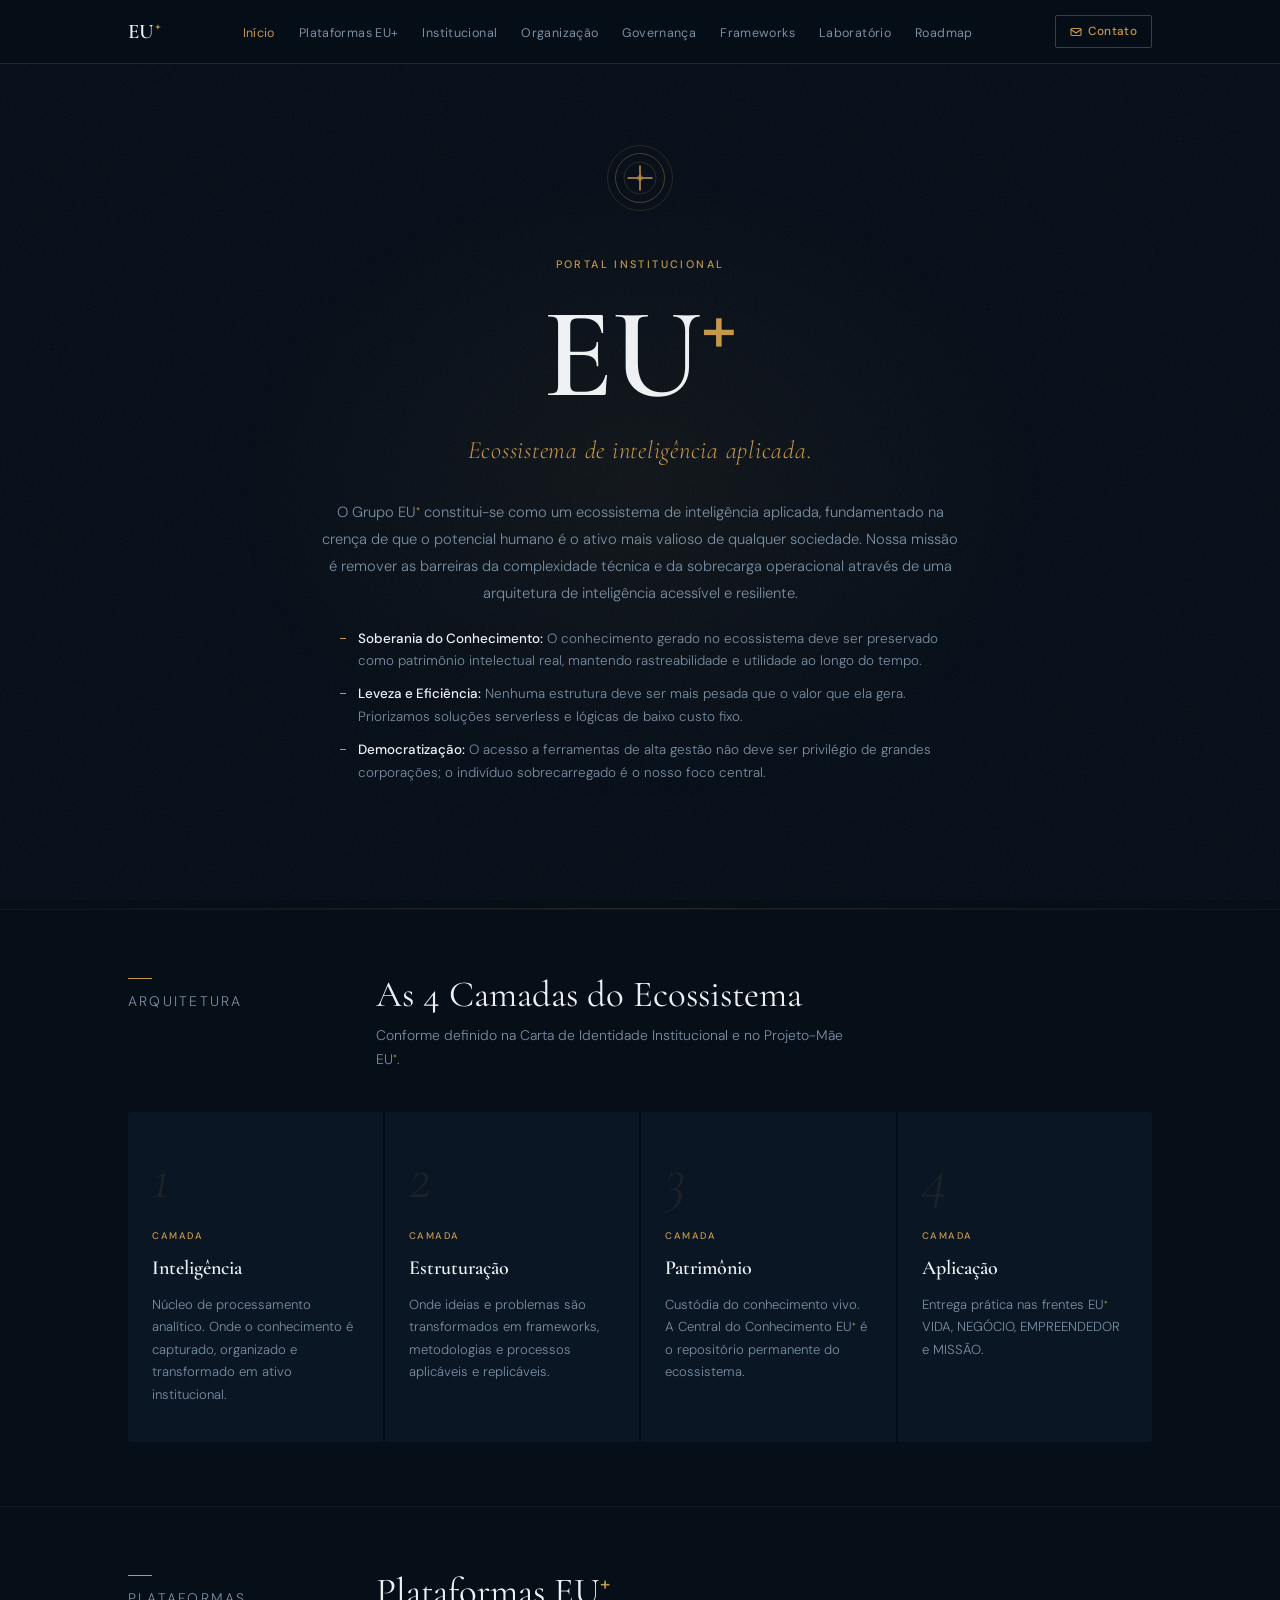
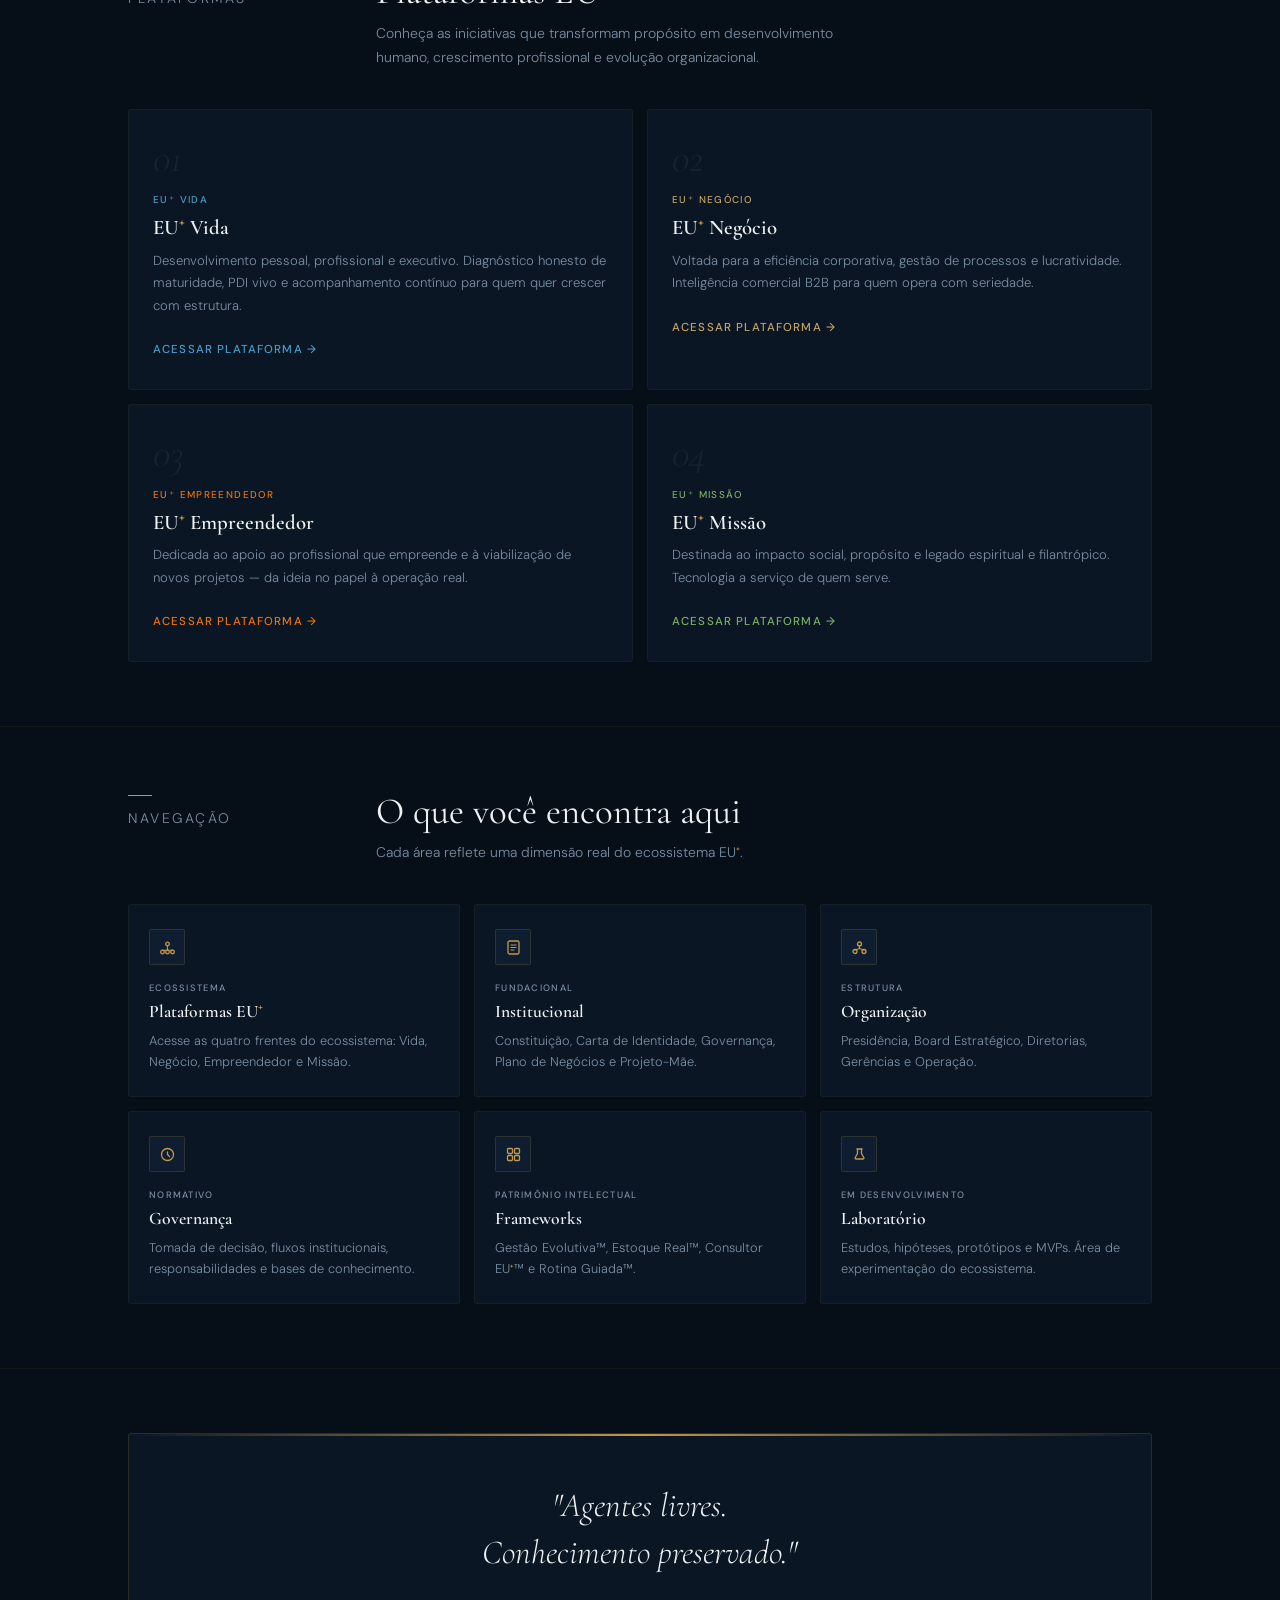
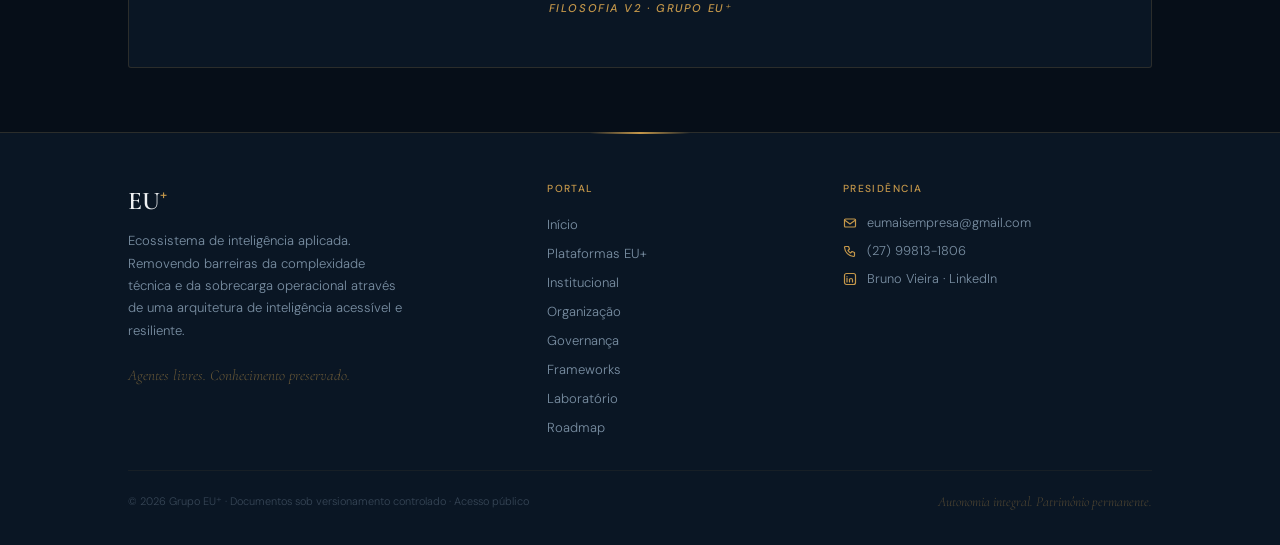
<file: index.html>
<!DOCTYPE html>
<html lang="pt-BR">
<head>
<meta charset="UTF-8">
<meta name="viewport" content="width=device-width, initial-scale=1.0">
<meta name="description" content="EU⁺ — Ecossistema de inteligência aplicada. Autonomia integral e patrimônio permanente.">
<title>EU⁺ · Portal Institucional</title>
<link rel="stylesheet" href="./css/style.css">
<style>
  .home-hero {
    min-height: calc(100vh - 64px);
    display: flex; align-items: center;
    padding: 80px 0;
    position: relative; overflow: hidden;
  }

  .home-hero::before {
    content: '';
    position: absolute; top: 50%; left: 50%;
    transform: translate(-50%, -50%);
    width: 900px; height: 700px;
    background: radial-gradient(ellipse, rgba(196,151,74,0.06) 0%, transparent 65%);
    pointer-events: none;
  }

  .home-hero::after {
    content: '';
    position: absolute; bottom: 0; left: 0; right: 0;
    height: 1px;
    background: linear-gradient(90deg, transparent, rgba(196,151,74,0.2), transparent);
  }

  .hero-center {
    text-align: center;
    max-width: 820px; margin: 0 auto;
    position: relative; z-index: 1;
  }

  .hero-emblem { margin-bottom: 36px; }

  .hero-eyebrow-home {
    font-size: 0.68rem; font-weight: 500;
    letter-spacing: 0.22em; text-transform: uppercase;
    color: var(--gold); margin-bottom: 18px;
    display: block;
  }

  .hero-title {
    font-family: 'Cormorant Garamond', serif;
    font-size: clamp(4rem, 11vw, 8rem);
    font-weight: 600; color: var(--text);
    line-height: 1; margin-bottom: 12px;
    letter-spacing: -0.01em;
  }

  .hero-sub {
    font-family: 'Cormorant Garamond', serif;
    font-size: clamp(1.1rem, 2.5vw, 1.55rem);
    font-weight: 300; font-style: italic;
    color: var(--gold); margin-bottom: 28px;
    letter-spacing: 0.03em;
  }

  .hero-desc {
    font-size: 0.92rem; font-weight: 300;
    color: var(--muted); line-height: 1.85;
    max-width: 640px; margin: 0 auto 20px;
  }

  .hero-beliefs {
    list-style: none;
    max-width: 600px; margin: 0 auto 44px;
    display: flex; flex-direction: column; gap: 10px;
    text-align: left;
  }

  .hero-beliefs li {
    font-size: 0.84rem; font-weight: 300;
    color: var(--muted); line-height: 1.7;
    padding-left: 18px; position: relative;
  }

  .hero-beliefs li::before {
    content: '';
    position: absolute; left: 0; top: 10px;
    width: 6px; height: 1px; background: var(--gold);
  }

  .hero-beliefs li strong { font-weight: 500; color: var(--text); }

  /* CAMADAS */
  .camadas-wrap {
    display: grid; grid-template-columns: repeat(4, 1fr);
    gap: 2px;
  }

  .camada {
    background: var(--bg2); padding: 36px 24px;
    position: relative; overflow: hidden;
    transition: background 0.3s;
  }

  .camada:first-child { border-radius: 3px 0 0 3px; }
  .camada:last-child  { border-radius: 0 3px 3px 0; }
  .camada:hover { background: var(--bg3); }

  .camada::before {
    content: ''; position: absolute;
    top: 0; left: 0; right: 0; height: 2px;
    background: linear-gradient(90deg, transparent, var(--gold), transparent);
    opacity: 0; transition: opacity 0.3s;
  }

  .camada:hover::before { opacity: 1; }

  .camada-n {
    font-family: 'Cormorant Garamond', serif;
    font-size: 3.8rem; font-weight: 300; font-style: italic;
    color: rgba(196,151,74,0.1); line-height: 1;
    margin-bottom: 20px; display: block;
  }

  .camada-label { font-size: 0.6rem; font-weight: 500; letter-spacing: 0.16em; text-transform: uppercase; color: var(--gold); margin-bottom: 8px; }
  .camada-title { font-family: 'Cormorant Garamond', serif; font-size: 1.25rem; font-weight: 600; color: var(--text); margin-bottom: 10px; }
  .camada-desc { font-size: 0.82rem; font-weight: 300; color: var(--muted); line-height: 1.72; }

  /* NAV CARDS */
  .nav-cards { display: grid; grid-template-columns: repeat(3, 1fr); gap: 14px; }

  .nav-card {
    border: 1px solid var(--border2); border-radius: 3px;
    padding: 24px 20px; background: var(--bg2);
    text-decoration: none; display: block;
    transition: border-color 0.25s, transform 0.2s;
    position: relative; overflow: hidden;
  }

  .nav-card::after {
    content: ''; position: absolute;
    bottom: 0; left: 0; width: 0; height: 1px;
    background: var(--gold); transition: width 0.3s;
  }

  .nav-card:hover { border-color: rgba(196,151,74,0.3); transform: translateY(-2px); }
  .nav-card:hover::after { width: 100%; }

  .nav-card-icon {
    width: 36px; height: 36px;
    border: 1px solid var(--border); border-radius: 2px;
    background: var(--bg3); display: flex;
    align-items: center; justify-content: center;
    margin-bottom: 16px; color: var(--gold);
  }

  .nav-card-label { font-size: 0.58rem; font-weight: 500; letter-spacing: 0.14em; text-transform: uppercase; color: var(--muted); margin-bottom: 6px; }
  .nav-card h3 { font-family: 'Cormorant Garamond', serif; font-size: 1.1rem; font-weight: 600; color: var(--text); margin-bottom: 8px; }
  .nav-card p { font-size: 0.8rem; font-weight: 300; color: var(--muted); line-height: 1.65; }

  /* PLATAFORMAS */
  .plataformas-grid {
    display: grid; grid-template-columns: repeat(2, 1fr);
    gap: 14px;
  }

  .plat-card {
    border: 1px solid var(--border2); border-radius: 3px;
    padding: 28px 24px; background: var(--bg2);
    text-decoration: none; display: block;
    transition: border-color 0.25s, transform 0.2s;
    position: relative; overflow: hidden;
  }

  .plat-card::before {
    content: ''; position: absolute;
    top: 0; left: 0; right: 0; height: 2px;
    opacity: 0; transition: opacity 0.3s;
  }

  .plat-card:hover { transform: translateY(-2px); }

  .plat-card.vida   { --ac: #4A9BC4; }
  .plat-card.neg    { --ac: #C4A265; }
  .plat-card.emp    { --ac: #E8720C; }
  .plat-card.missao { --ac: #7AAD66; }

  .plat-card::before { background: linear-gradient(90deg, transparent, var(--ac), transparent); }
  .plat-card:hover::before { opacity: 1; }
  .plat-card:hover { border-color: var(--ac); }

  .plat-num {
    font-family: 'Cormorant Garamond', serif;
    font-size: 2.5rem; font-weight: 300; font-style: italic;
    color: rgba(255,255,255,0.06); line-height: 1;
    margin-bottom: 14px;
  }

  .plat-label {
    font-size: 0.62rem; font-weight: 500;
    letter-spacing: 0.14em; text-transform: uppercase;
    color: var(--ac); margin-bottom: 8px;
  }

  .plat-name {
    font-family: 'Cormorant Garamond', serif;
    font-size: 1.3rem; font-weight: 600;
    color: var(--text); margin-bottom: 10px; line-height: 1.15;
  }

  .plat-desc {
    font-size: 0.82rem; font-weight: 300;
    color: var(--muted); line-height: 1.7;
    margin-bottom: 18px;
  }

  .plat-link {
    font-size: 0.72rem; font-weight: 500;
    letter-spacing: 0.1em; text-transform: uppercase;
    color: var(--ac); display: inline-flex;
    align-items: center; gap: 6px;
    transition: gap 0.2s;
  }

  .plat-card:hover .plat-link { gap: 10px; }

  .principle-box {
    background: var(--bg2); border: 1px solid var(--border);
    border-radius: 3px; padding: 48px;
    text-align: center; position: relative; overflow: hidden;
  }

  .principle-box::before {
    content: ''; position: absolute;
    top: 0; left: 0; right: 0; height: 2px;
    background: linear-gradient(90deg, transparent, var(--gold), transparent);
  }

  .principle-box blockquote {
    font-family: 'Cormorant Garamond', serif;
    font-size: clamp(1.5rem, 3vw, 2.1rem);
    font-weight: 300; font-style: italic;
    color: var(--text); line-height: 1.4; margin-bottom: 18px;
  }

  .principle-box cite {
    font-size: 0.7rem; font-weight: 500;
    letter-spacing: 0.14em; text-transform: uppercase;
    color: var(--gold);
  }

  @media (max-width: 900px) {
    .camadas-wrap { grid-template-columns: 1fr 1fr; }
    .camada:first-child { border-radius: 3px 0 0 0; }
    .camada:last-child  { border-radius: 0 0 3px 0; }
    .nav-cards { grid-template-columns: 1fr; }
    .plataformas-grid { grid-template-columns: 1fr; }
    .principle-box { padding: 32px 24px; }
  }
</style>
</head>
<body>
<nav class="topnav" id="topnav"></nav>

<div class="page-wrap">

  <!-- HERO -->
  <section class="home-hero">
    <div class="container">
      <div class="hero-center">
        <div class="hero-emblem reveal">
          <svg width="68" height="68" viewBox="0 0 68 68" fill="none" xmlns="http://www.w3.org/2000/svg">
            <circle cx="34" cy="34" r="32.5" stroke="rgba(196,151,74,0.18)" stroke-width="1"/>
            <circle cx="34" cy="34" r="24.5" stroke="rgba(196,151,74,0.35)" stroke-width="1"/>
            <circle cx="34" cy="34" r="16" stroke="rgba(196,151,74,0.2)" stroke-width="1"/>
            <line x1="34" y1="22" x2="34" y2="46" stroke="#C4974A" stroke-width="1.5" stroke-linecap="round"/>
            <line x1="22" y1="34" x2="46" y2="34" stroke="#C4974A" stroke-width="1.5" stroke-linecap="round"/>
            <circle cx="34" cy="34" r="3" fill="#C4974A" opacity="0.45"/>
          </svg>
        </div>
        <span class="hero-eyebrow-home reveal rd1">Portal Institucional</span>
        <h1 class="hero-title reveal rd2">EU<sup class="plus">+</sup></h1>
        <p class="hero-sub reveal rd2">Ecossistema de inteligência aplicada.</p>
        <p class="hero-desc reveal rd3">O Grupo EU<sup class="plus">+</sup> constitui-se como um ecossistema de inteligência aplicada, fundamentado na crença de que o potencial humano é o ativo mais valioso de qualquer sociedade. Nossa missão é remover as barreiras da complexidade técnica e da sobrecarga operacional através de uma arquitetura de inteligência acessível e resiliente.</p>
        <ul class="hero-beliefs reveal rd3">
          <li><strong>Soberania do Conhecimento:</strong> O conhecimento gerado no ecossistema deve ser preservado como patrimônio intelectual real, mantendo rastreabilidade e utilidade ao longo do tempo.</li>
          <li><strong>Leveza e Eficiência:</strong> Nenhuma estrutura deve ser mais pesada que o valor que ela gera. Priorizamos soluções serverless e lógicas de baixo custo fixo.</li>
          <li><strong>Democratização:</strong> O acesso a ferramentas de alta gestão não deve ser privilégio de grandes corporações; o indivíduo sobrecarregado é o nosso foco central.</li>
        </ul>
      </div>
    </div>
  </section>

  <!-- CAMADAS -->
  <section class="sec" style="border-top:1px solid var(--border2)">
    <div class="container">
      <div class="two-col sec-head">
        <div><p class="side-label">Arquitetura</p></div>
        <div>
          <h2>As 4 Camadas do Ecossistema</h2>
          <p>Conforme definido na Carta de Identidade Institucional e no Projeto-Mãe EU<sup class="plus">+</sup>.</p>
        </div>
      </div>
      <div class="camadas-wrap">
        <div class="camada reveal"><span class="camada-n">1</span><div class="camada-label">Camada</div><div class="camada-title">Inteligência</div><p class="camada-desc">Núcleo de processamento analítico. Onde o conhecimento é capturado, organizado e transformado em ativo institucional.</p></div>
        <div class="camada reveal rd1"><span class="camada-n">2</span><div class="camada-label">Camada</div><div class="camada-title">Estruturação</div><p class="camada-desc">Onde ideias e problemas são transformados em frameworks, metodologias e processos aplicáveis e replicáveis.</p></div>
        <div class="camada reveal rd2"><span class="camada-n">3</span><div class="camada-label">Camada</div><div class="camada-title">Patrimônio</div><p class="camada-desc">Custódia do conhecimento vivo. A Central do Conhecimento EU<sup class="plus">+</sup> é o repositório permanente do ecossistema.</p></div>
        <div class="camada reveal rd3"><span class="camada-n">4</span><div class="camada-label">Camada</div><div class="camada-title">Aplicação</div><p class="camada-desc">Entrega prática nas frentes EU<sup class="plus">+</sup> VIDA, NEGÓCIO, EMPREENDEDOR e MISSÃO.</p></div>
      </div>
    </div>
  </section>

  <!-- PLATAFORMAS EU+ -->
  <section class="sec">
    <div class="container">
      <div class="two-col sec-head">
        <div><p class="side-label">Plataformas</p></div>
        <div>
          <h2>Plataformas EU<sup class="plus">+</sup></h2>
          <p>Conheça as iniciativas que transformam propósito em desenvolvimento humano, crescimento profissional e evolução organizacional.</p>
        </div>
      </div>
      <div class="plataformas-grid">

        <a href="https://eumaisempresa.github.io/eumaisvida/" target="_blank" rel="noopener" class="plat-card vida reveal">
          <div class="plat-num">01</div>
          <div class="plat-label">EU⁺ Vida</div>
          <div class="plat-name">EU<sup class="plus">+</sup> Vida</div>
          <p class="plat-desc">Desenvolvimento pessoal, profissional e executivo. Diagnóstico honesto de maturidade, PDI vivo e acompanhamento contínuo para quem quer crescer com estrutura.</p>
          <span class="plat-link">Acessar plataforma →</span>
        </a>

        <a href="https://eumaisempresa.github.io/Eumaisnegocio/" target="_blank" rel="noopener" class="plat-card neg reveal rd1">
          <div class="plat-num">02</div>
          <div class="plat-label">EU⁺ Negócio</div>
          <div class="plat-name">EU<sup class="plus">+</sup> Negócio</div>
          <p class="plat-desc">Voltada para a eficiência corporativa, gestão de processos e lucratividade. Inteligência comercial B2B para quem opera com seriedade.</p>
          <span class="plat-link">Acessar plataforma →</span>
        </a>

        <a href="https://eumaisempresa.github.io/eumaisempreender/" target="_blank" rel="noopener" class="plat-card emp reveal rd2">
          <div class="plat-num">03</div>
          <div class="plat-label">EU⁺ Empreendedor</div>
          <div class="plat-name">EU<sup class="plus">+</sup> Empreendedor</div>
          <p class="plat-desc">Dedicada ao apoio ao profissional que empreende e à viabilização de novos projetos — da ideia no papel à operação real.</p>
          <span class="plat-link">Acessar plataforma →</span>
        </a>

        <a href="https://eumaisempresa.github.io/eumaismissao/" target="_blank" rel="noopener" class="plat-card missao reveal rd3">
          <div class="plat-num">04</div>
          <div class="plat-label">EU⁺ Missão</div>
          <div class="plat-name">EU<sup class="plus">+</sup> Missão</div>
          <p class="plat-desc">Destinada ao impacto social, propósito e legado espiritual e filantrópico. Tecnologia a serviço de quem serve.</p>
          <span class="plat-link">Acessar plataforma →</span>
        </a>

      </div>
    </div>
  </section>

  <!-- NAVEGAÇÃO -->
  <section class="sec">
    <div class="container">
      <div class="two-col sec-head">
        <div><p class="side-label">Navegação</p></div>
        <div>
          <h2>O que você encontra aqui</h2>
          <p>Cada área reflete uma dimensão real do ecossistema EU<sup class="plus">+</sup>.</p>
        </div>
      </div>
      <div class="nav-cards">

        <a href="./frentes/index.html" class="nav-card reveal">
          <div class="nav-card-icon">
            <svg width="15" height="15" viewBox="0 0 15 15" fill="none">
              <circle cx="7.5" cy="4" r="1.8" stroke="currentColor" stroke-width="1.3"/>
              <circle cx="2.5" cy="12" r="1.8" stroke="currentColor" stroke-width="1.3"/>
              <circle cx="7.5" cy="12" r="1.8" stroke="currentColor" stroke-width="1.3"/>
              <circle cx="12.5" cy="12" r="1.8" stroke="currentColor" stroke-width="1.3"/>
              <path d="M7.5 5.8v4.4M7.5 10.2L2.5 10.2M7.5 10.2L12.5 10.2" stroke="currentColor" stroke-width="1.1" stroke-linecap="round"/>
            </svg>
          </div>
          <div class="nav-card-label">Ecossistema</div>
          <h3>Plataformas EU<sup class="plus">+</sup></h3>
          <p>Acesse as quatro frentes do ecossistema: Vida, Negócio, Empreendedor e Missão.</p>
        </a>

        <a href="./documentos/index.html" class="nav-card reveal rd1">
          <div class="nav-card-icon"><svg width="15" height="15" viewBox="0 0 15 15" fill="none"><rect x="2" y="1" width="11" height="13" rx="1.5" stroke="currentColor" stroke-width="1.3"/><path d="M5 5h5M5 7.5h5M5 10h3" stroke="currentColor" stroke-width="1" stroke-linecap="round"/></svg></div>
          <div class="nav-card-label">Fundacional</div>
          <h3>Institucional</h3>
          <p>Constituição, Carta de Identidade, Governança, Plano de Negócios e Projeto-Mãe.</p>
        </a>

        <a href="./organizacao/index.html" class="nav-card reveal rd2">
          <div class="nav-card-icon"><svg width="15" height="15" viewBox="0 0 15 15" fill="none"><circle cx="7.5" cy="4" r="2" stroke="currentColor" stroke-width="1.3"/><circle cx="3" cy="11.5" r="2" stroke="currentColor" stroke-width="1.3"/><circle cx="12" cy="11.5" r="2" stroke="currentColor" stroke-width="1.3"/><path d="M7.5 6v2.5M7.5 8.5L3 10M7.5 8.5L12 10" stroke="currentColor" stroke-width="1.1" stroke-linecap="round"/></svg></div>
          <div class="nav-card-label">Estrutura</div>
          <h3>Organização</h3>
          <p>Presidência, Board Estratégico, Diretorias, Gerências e Operação.</p>
        </a>

        <a href="./governanca/index.html" class="nav-card reveal rd1">
          <div class="nav-card-icon"><svg width="15" height="15" viewBox="0 0 15 15" fill="none"><circle cx="7.5" cy="7.5" r="6" stroke="currentColor" stroke-width="1.3"/><path d="M7.5 5v2.5l2 2" stroke="currentColor" stroke-width="1.3" stroke-linecap="round"/></svg></div>
          <div class="nav-card-label">Normativo</div>
          <h3>Governança</h3>
          <p>Tomada de decisão, fluxos institucionais, responsabilidades e bases de conhecimento.</p>
        </a>

        <a href="./frameworks/index.html" class="nav-card reveal rd2">
          <div class="nav-card-icon"><svg width="15" height="15" viewBox="0 0 15 15" fill="none"><rect x="1.5" y="1.5" width="5" height="5" rx="1" stroke="currentColor" stroke-width="1.3"/><rect x="8.5" y="1.5" width="5" height="5" rx="1" stroke="currentColor" stroke-width="1.3"/><rect x="1.5" y="8.5" width="5" height="5" rx="1" stroke="currentColor" stroke-width="1.3"/><rect x="8.5" y="8.5" width="5" height="5" rx="1" stroke="currentColor" stroke-width="1.3"/></svg></div>
          <div class="nav-card-label">Patrimônio Intelectual</div>
          <h3>Frameworks</h3>
          <p>Gestão Evolutiva™, Estoque Real™, Consultor EU<sup class="plus">+</sup>™ e Rotina Guiada™.</p>
        </a>

        <a href="./laboratorio/index.html" class="nav-card reveal rd3">
          <div class="nav-card-icon">
            <svg width="15" height="15" viewBox="0 0 15 15" fill="none">
              <path d="M5.5 2v4.5L3 11a1 1 0 001 1h7a1 1 0 001-1L9.5 6.5V2" stroke="currentColor" stroke-width="1.3" stroke-linecap="round" stroke-linejoin="round"/>
              <path d="M5 2h5" stroke="currentColor" stroke-width="1.3" stroke-linecap="round"/>
            </svg>
          </div>
          <div class="nav-card-label">Em Desenvolvimento</div>
          <h3>Laboratório</h3>
          <p>Estudos, hipóteses, protótipos e MVPs. Área de experimentação do ecossistema.</p>
        </a>

      </div>
    </div>
  </section>

  <!-- PRINCÍPIO -->
  <section class="sec">
    <div class="container">
      <div class="principle-box reveal">
        <blockquote>"Agentes livres.<br>Conhecimento preservado."</blockquote>
        <cite>Filosofia V2 · Grupo EU⁺</cite>
      </div>
    </div>
  </section>

</div>

<footer id="site-footer"></footer>
<script src="./js/shared.js"></script>
<script>buildNav('inicio'); buildFooter();</script>
</body>
</html>
</file>
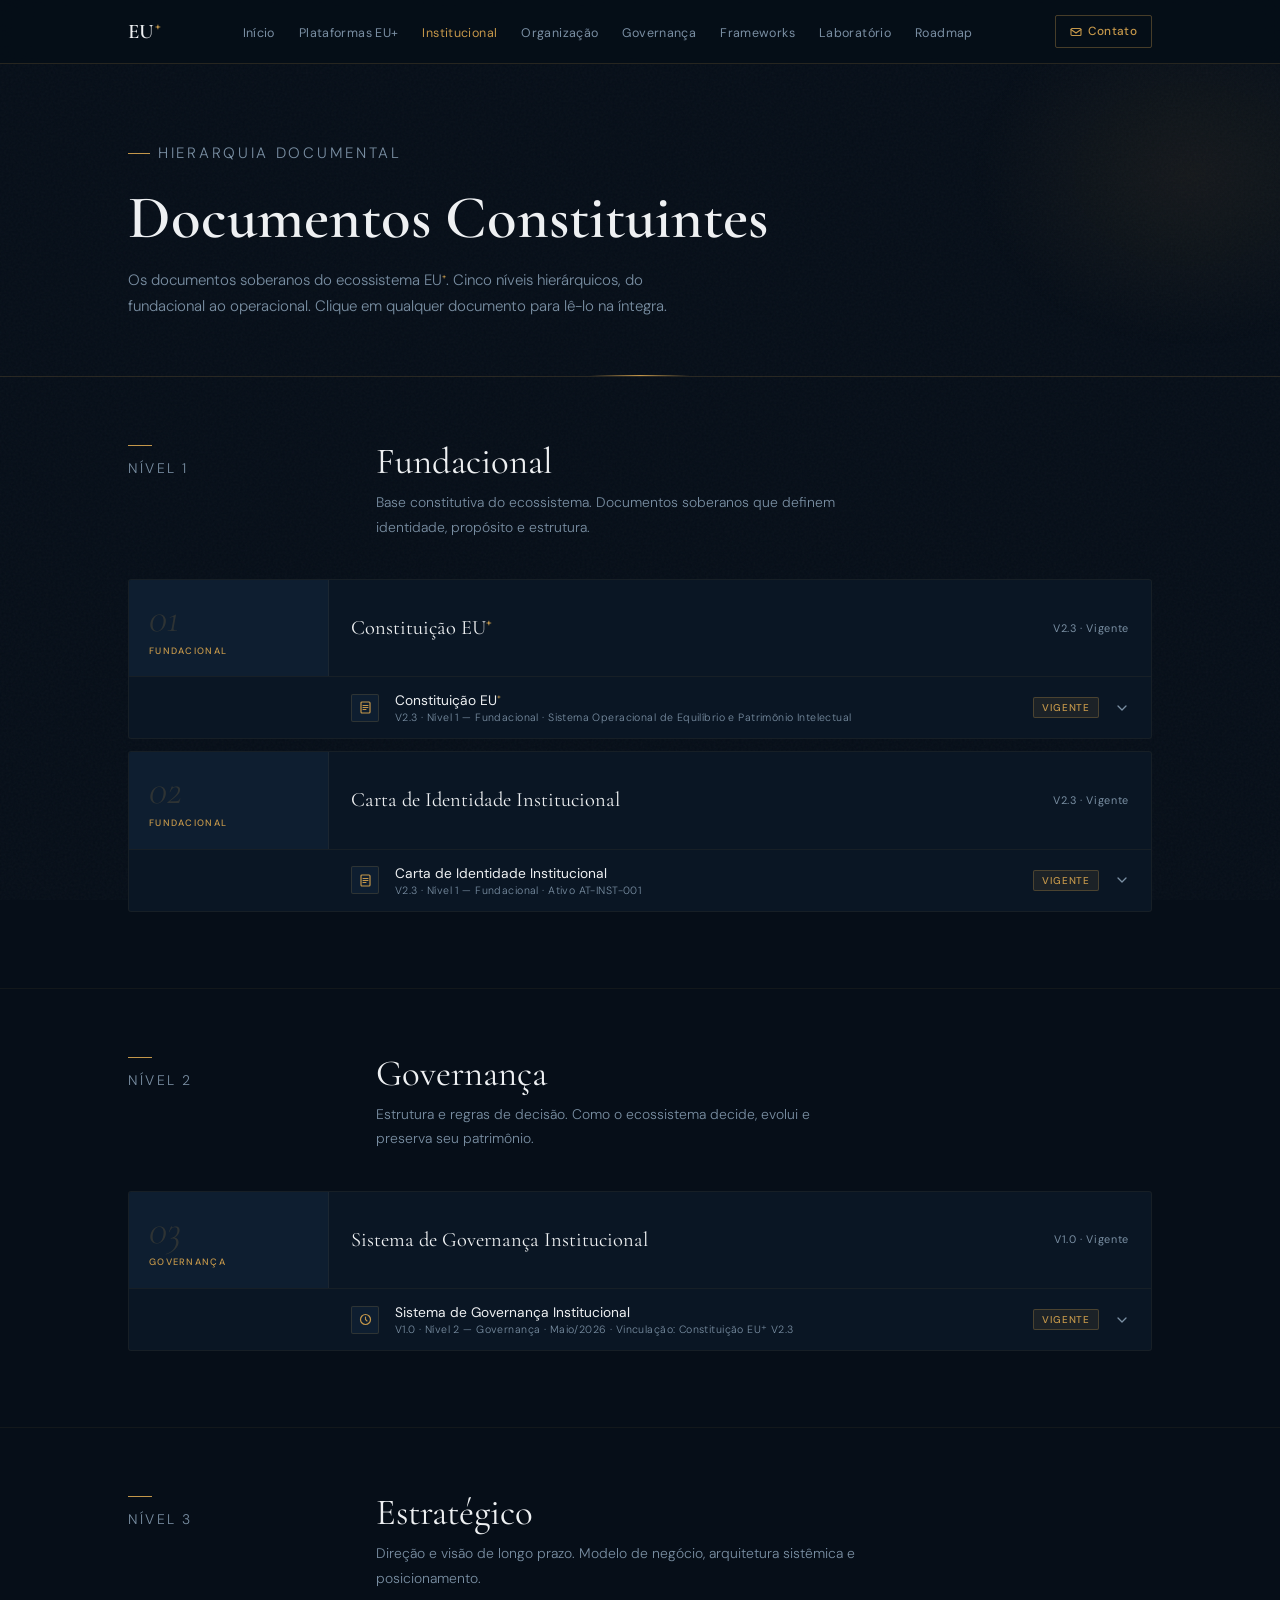
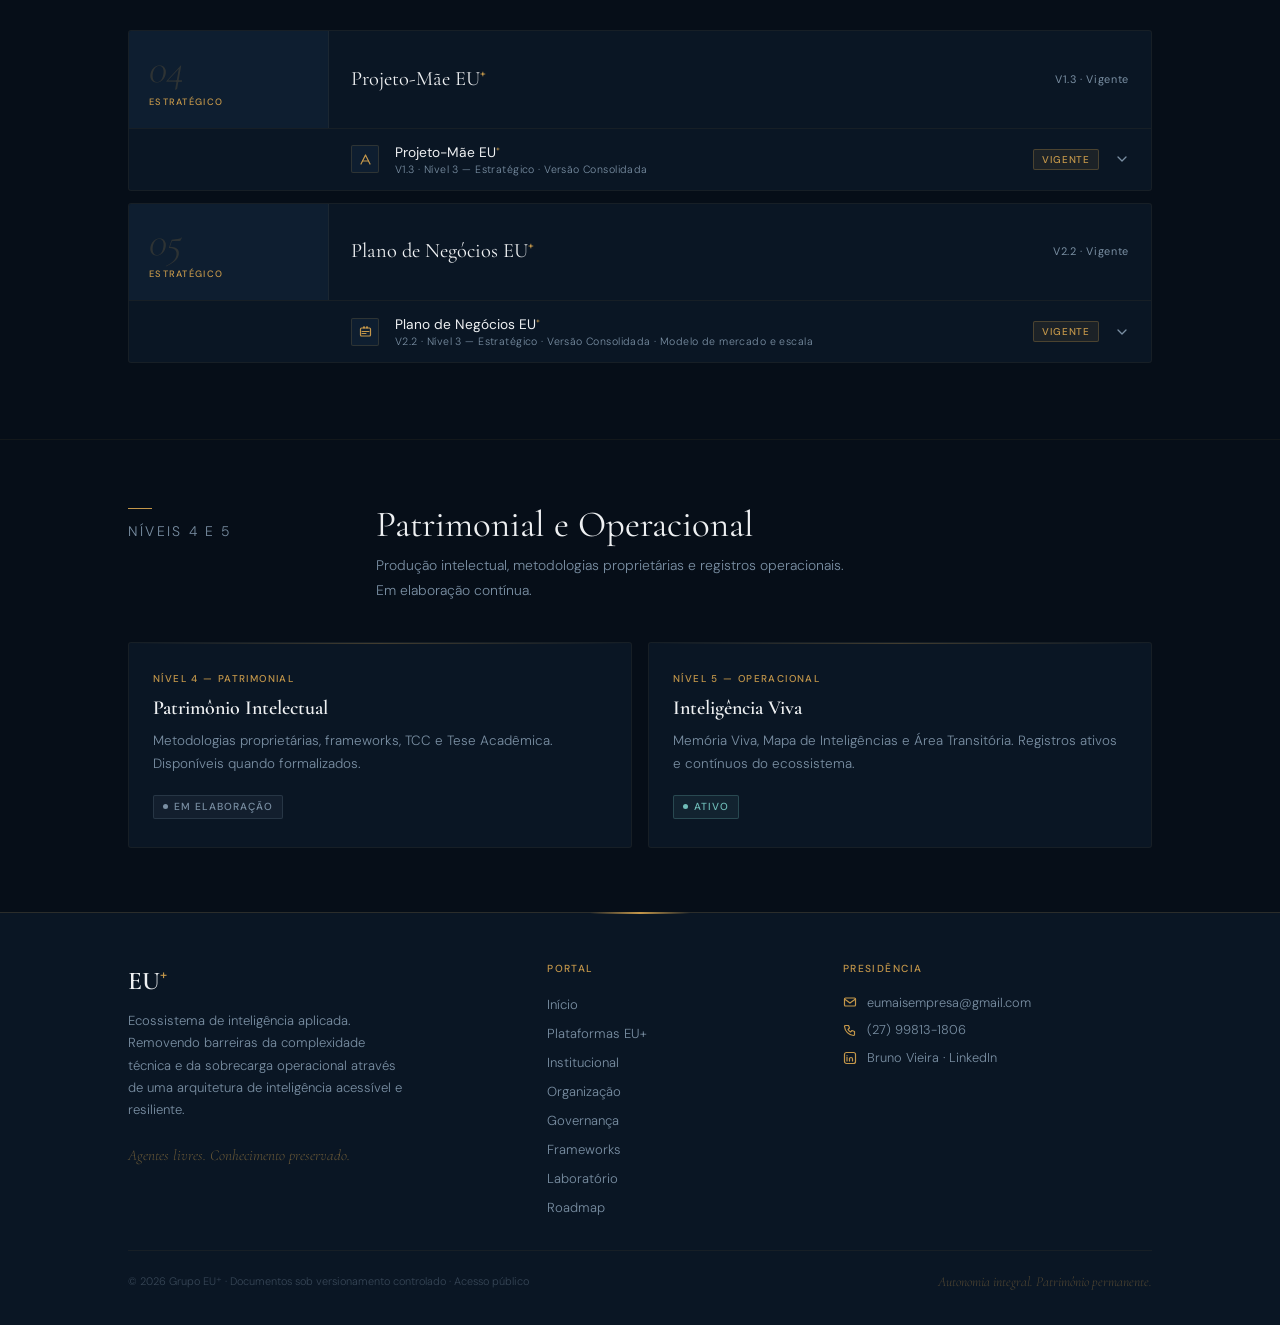
<file: documentos/Index.html>
<!DOCTYPE html>
<html lang="pt-BR">
<head>
<meta charset="UTF-8">
<meta name="viewport" content="width=device-width, initial-scale=1.0">
<title>EU⁺ · Documentos Constituintes</title>
<link rel="stylesheet" href="../css/style.css">
</head>
<body>
<nav class="topnav" id="topnav"></nav>
<div class="page-wrap">
  <div class="page-hero">
    <div class="container">
      <p class="hero-eyebrow reveal">Hierarquia Documental</p>
      <h1 class="reveal rd1">Documentos Constituintes</h1>
      <p class="reveal rd2">Os documentos soberanos do ecossistema EU<sup class="plus">+</sup>. Cinco níveis hierárquicos, do fundacional ao operacional. Clique em qualquer documento para lê-lo na íntegra.</p>
    </div>
  </div>

  <!-- N1 FUNDACIONAL -->
  <section class="sec">
    <div class="container">
      <div class="two-col sec-head"><div><p class="side-label">Nível 1</p></div><div><h2 class="reveal">Fundacional</h2><p class="reveal rd1">Base constitutiva do ecossistema. Documentos soberanos que definem identidade, propósito e estrutura.</p></div></div>

      <div class="doc-block reveal">
        <div class="doc-block-header"><div class="doc-badge"><span class="doc-badge-num">01</span><span class="doc-badge-label">Fundacional</span></div><div class="doc-block-title"><span class="doc-block-name">Constituição EU<sup class="plus">+</sup></span><span class="doc-block-count">V2.3 · Vigente</span></div></div>
        <div class="doc-list"><div class="doc-row">
          <button class="doc-trigger" onclick="toggleDoc(this)" aria-expanded="false">
            <div class="doc-icon"><svg width="13" height="13" viewBox="0 0 13 13" fill="none"><rect x="2" y="1" width="9" height="11" rx="1" stroke="currentColor" stroke-width="1.2"/><path d="M4 4.5h5M4 6.5h5M4 8.5h3" stroke="currentColor" stroke-width="1" stroke-linecap="round"/></svg></div>
            <div class="doc-info"><div class="doc-name">Constituição EU<sup class="plus">+</sup></div><div class="doc-version">V2.3 · Nível 1 — Fundacional · Sistema Operacional de Equilíbrio e Patrimônio Intelectual</div></div>
            <span class="doc-status active">Vigente</span>
            <svg class="doc-chevron" width="14" height="14" viewBox="0 0 14 14" fill="none"><path d="M3 5l4 4 4-4" stroke="currentColor" stroke-width="1.3" stroke-linecap="round" stroke-linejoin="round"/></svg>
          </button>
          <div class="doc-content"><div class="doc-inner">
            <div class="dh"><div class="dt">CONSTITUIÇÃO EU<sup class="plus">+</sup> — V2.3</div><div class="ds">Sistema Operacional de Equilíbrio e Patrimônio Intelectual</div><div class="dmeta"><span><strong>Status:</strong> Oficializado</span><span><strong>Versão:</strong> 2.3</span><span><strong>Nível:</strong> 1 — Fundacional</span><span><strong>Atualização:</strong> 2026</span></div></div>
            <div class="dcallout"><p><strong>Propósito:</strong> Gerar autonomia integral e patrimônio permanente através do equilíbrio entre o indivíduo (EU) e seu transbordo no mundo (+).</p></div>
            <div class="dsec"><div class="dsec-title">1. O Manifesto: Retomada do Destino</div><p>O EU<sup class="plus">+</sup> é uma comunidade viva de preservação humana e aceleração de iniciativas. O foco é resgatar a identidade e a soberania sobre o tempo, unificando o desenvolvimento da consciência à sustentabilidade de projetos.</p></div>
            <div class="dsec"><div class="dsec-title">2. As Áreas de Equilíbrio</div><div class="dgrid2"><div class="dcard"><div class="dcard-label">EU Vida — O Alicerce</div><div class="dcard-text">Desenvolvimento humano, saúde e equilíbrio biológico. PDI para análise de competências.</div></div><div class="dcard"><div class="dcard-label">EU Negócio — A Operação</div><div class="dcard-text">Otimização de processos e estratégias comerciais. Painel de Inteligência para decisões baseadas em resultado.</div></div><div class="dcard"><div class="dcard-label">EU Empreendedorismo — A Viabilização</div><div class="dcard-text">Estruturação de novos projetos e democratização da infraestrutura corporativa.</div></div><div class="dcard"><div class="dcard-label">EU Missão — O Legado</div><div class="dcard-text">Transbordo do propósito espiritual e social em ativos como livros, blogs e projetos de caridade.</div></div></div></div>
            <div class="dsec"><div class="dsec-title">3. O Conselho de Agentes EU<sup class="plus">+</sup></div><p>O ecossistema utiliza agentes de inteligência especializados, incluindo ChatGPT, Gemini, Copilot, Grok, Claude, PixVerse, Manus, NotebookLM, Perplexity e outros.</p><div class="dhighlight"><p><strong>Independência de Motor:</strong> A função do agente evolui conforme sua performance. O foco é a adequação ao propósito EU<sup class="plus">+</sup>, independentemente da LLM utilizada.</p></div></div>
            <div class="dsec"><div class="dsec-title">4. Arquitetura de Memória Viva</div><ul class="dul"><li><strong>00_AREA_TRANSITORIA:</strong> Zona de triagem para novos registros antes do arquivamento.</li><li><strong>01_MEMORIA_VIVA:</strong> Registro do racional institucional e histórico de decisões.</li><li><strong>02_PATRIMONIO_INTELECTUAL:</strong> Guardião de metodologias, frameworks e teses proprietárias.</li><li><strong>03_MAPA_DE_INTELIGENCIAS:</strong> Documentação de competências e comportamentos dos agentes.</li></ul></div>
            <div class="dsec"><div class="dsec-title">5. Fluxo de Realização</div><p>Substitui o controle rígido por um motor de execução equilibrada, garantindo que a construção do legado fortaleça o propósito sem consumir a energia vital do indivíduo.</p></div>
            <p class="doc-footer-note">Documento Oficial · Grupo EU⁺ · 2026</p>
          </div></div>
        </div></div>
      </div>

      <div class="doc-block reveal rd1">
        <div class="doc-block-header"><div class="doc-badge"><span class="doc-badge-num">02</span><span class="doc-badge-label">Fundacional</span></div><div class="doc-block-title"><span class="doc-block-name">Carta de Identidade Institucional</span><span class="doc-block-count">V2.3 · Vigente</span></div></div>
        <div class="doc-list"><div class="doc-row">
          <button class="doc-trigger" onclick="toggleDoc(this)" aria-expanded="false">
            <div class="doc-icon"><svg width="13" height="13" viewBox="0 0 13 13" fill="none"><rect x="2" y="1" width="9" height="11" rx="1" stroke="currentColor" stroke-width="1.2"/><path d="M4 4.5h5M4 6.5h5M4 8.5h3" stroke="currentColor" stroke-width="1" stroke-linecap="round"/></svg></div>
            <div class="doc-info"><div class="doc-name">Carta de Identidade Institucional</div><div class="doc-version">V2.3 · Nível 1 — Fundacional · Ativo AT-INST-001</div></div>
            <span class="doc-status active">Vigente</span>
            <svg class="doc-chevron" width="14" height="14" viewBox="0 0 14 14" fill="none"><path d="M3 5l4 4 4-4" stroke="currentColor" stroke-width="1.3" stroke-linecap="round" stroke-linejoin="round"/></svg>
          </button>
          <div class="doc-content"><div class="doc-inner">
            <div class="dh"><div class="dt">CARTA DE IDENTIDADE INSTITUCIONAL — V2.3</div><div class="ds">Grupo EU⁺ | Comunidade de Preservação e Equilíbrio</div><div class="dmeta"><span><strong>Ativo:</strong> AT-INST-001</span><span><strong>Versão:</strong> 2.3</span><span><strong>Nível:</strong> 1 — Fundacional</span></div></div>
            <div class="dcallout"><p><strong>Propósito Central:</strong> Gerar autonomia integral e patrimônio intelectual permanente através do equilíbrio entre o indivíduo (EU) e o seu transbordo no mundo (+).</p></div>
            <div class="dsec"><div class="dsec-title">1. Identidade e Propósito</div><p>O Grupo EU<sup class="plus">+</sup> é uma comunidade viva de preservação humana e aceleração de iniciativas. Existimos para curar o colapso existencial e a falência pessoal de indivíduos que, embora alcancem sucesso material, perdem a saúde e o controlo sobre o próprio tempo.</p><ul class="dul"><li><strong>O que resolve:</strong> Transforma reféns da atividade económica em arquitetos do próprio legado.</li><li><strong>Síntese:</strong> A evolução organizacional é consequência direta da evolução humana.</li></ul></div>
            <div class="dsec"><div class="dsec-title">2. O Significado do Nome "EU<sup class="plus">+"</sup></div><ul class="dul"><li><strong>O "EU":</strong> Indivíduo como ponto de partida inegociável. Resgate da identidade, equilíbrio biológico e soberania.</li><li><strong>O "+":</strong> Transbordo dessa consciência em negócios eficientes e construção de patrimônio.</li><li><strong>Síntese:</strong> Não existe valor sustentável se o ponto de partida estiver fragilizado.</li></ul></div>
            <div class="dsec"><div class="dsec-title">3. A Tríade de Crenças</div><ul class="dul"><li><strong>Soberania do Tempo:</strong> O único ativo irrecuperável; sua gestão é disciplina estratégica e espiritual.</li><li><strong>Tecnologia como Alavanca:</strong> A IA e a automação libertam o humano para exercer sua verdadeira vocação.</li><li><strong>Simplicidade é Sofisticação:</strong> Sistemas simples e robustos garantem a perpetuidade do legado.</li></ul></div>
            <div class="dsec"><div class="dsec-title">4. As 4 Frentes de Equilíbrio</div><div class="dgrid2"><div class="dcard"><div class="dcard-label">VIDA</div><div class="dcard-text">Desenvolvimento humano, saúde e equilíbrio.</div></div><div class="dcard"><div class="dcard-label">NEGÓCIO</div><div class="dcard-text">Operações e estratégias para sustentabilidade e lucro.</div></div><div class="dcard"><div class="dcard-label">EMPREENDER</div><div class="dcard-text">Viabilização de projetos e infraestrutura corporativa.</div></div><div class="dcard"><div class="dcard-label">MISSÃO</div><div class="dcard-text">Consolidação do legado espiritual e social.</div></div></div></div>
            <div class="dsec"><div class="dsec-title">5. Hierarquia de Liderança V2.3</div><div class="dgrid2"><div class="dcard"><div class="dcard-label">Presidência</div><div class="dcard-text">Guardiã última do propósito e detentora do poder de veto cultural.</div></div><div class="dcard"><div class="dcard-label">Núcleo de Diretoria</div><div class="dcard-text">Board de mentores que opera a visão de longo prazo.</div></div><div class="dcard"><div class="dcard-label">Núcleo de Gerência</div><div class="dcard-text">Supervisão dos fluxos de realização e alinhamento operacional.</div></div><div class="dcard"><div class="dcard-label">Núcleo de Execução</div><div class="dcard-text">Realização técnica e manutenção dos ativos documentados.</div></div></div></div>
            <div class="dsec"><div class="dsec-title">6. Critério Supremo de Avaliação</div><div class="dcallout"><p>"Esta iniciativa fortalece o propósito, o equilíbrio e a construção de ativos do Grupo EU<sup class="plus">+</sup> ou apenas consome energia sem ampliar legado?"</p></div><div class="dhighlight"><p><strong>Síntese:</strong> A utilidade para o legado é a única métrica de permanência.</p></div></div>
            <p class="doc-footer-note">Documento Oficial V2.3 · Ativo AT-INST-001 · Grupo EU⁺ · 2026</p>
          </div></div>
        </div></div>
      </div>
    </div>
  </section>

  <!-- N2 GOVERNANÇA -->
  <section class="sec">
    <div class="container">
      <div class="two-col sec-head"><div><p class="side-label">Nível 2</p></div><div><h2 class="reveal">Governança</h2><p class="reveal rd1">Estrutura e regras de decisão. Como o ecossistema decide, evolui e preserva seu patrimônio.</p></div></div>
      <div class="doc-block reveal">
        <div class="doc-block-header"><div class="doc-badge"><span class="doc-badge-num">03</span><span class="doc-badge-label">Governança</span></div><div class="doc-block-title"><span class="doc-block-name">Sistema de Governança Institucional</span><span class="doc-block-count">V1.0 · Vigente</span></div></div>
        <div class="doc-list"><div class="doc-row">
          <button class="doc-trigger" onclick="toggleDoc(this)" aria-expanded="false">
            <div class="doc-icon"><svg width="13" height="13" viewBox="0 0 13 13" fill="none"><circle cx="6.5" cy="6.5" r="5" stroke="currentColor" stroke-width="1.2"/><path d="M6.5 4v2.5l1.5 1.5" stroke="currentColor" stroke-width="1.1" stroke-linecap="round"/></svg></div>
            <div class="doc-info"><div class="doc-name">Sistema de Governança Institucional</div><div class="doc-version">V1.0 · Nível 2 — Governança · Maio/2026 · Vinculação: Constituição EU⁺ V2.3</div></div>
            <span class="doc-status active">Vigente</span>
            <svg class="doc-chevron" width="14" height="14" viewBox="0 0 14 14" fill="none"><path d="M3 5l4 4 4-4" stroke="currentColor" stroke-width="1.3" stroke-linecap="round" stroke-linejoin="round"/></svg>
          </button>
          <div class="doc-content"><div class="doc-inner">
            <div class="dh"><div class="dt">SISTEMA DE GOVERNANÇA INSTITUCIONAL EU<sup class="plus">+</sup></div><div class="ds">Documento Oficial Normativo · Grupo EU⁺</div><div class="dmeta"><span><strong>Status:</strong> Oficializado</span><span><strong>Versão:</strong> 1.0 (Maio/2026)</span><span><strong>Nível:</strong> 2 — Governança</span></div></div>
            <div class="dsec"><div class="dsec-title">1. Limites Oficiais da Governança</div><p>A governança EU<sup class="plus">+</sup> existe para servir à inteligência. Ela <strong>não deve:</strong></p><ul class="dul"><li>Criar burocracia desnecessária ou centralizar toda decisão.</li><li>Impedir experimentação ou limitar a evolução natural dos agentes.</li><li>Exigir registro excessivo ou transformar inteligência em preenchimento operacional.</li><li>Substituir o raciocínio humano ou gerar estruturas mais complexas que o problema original.</li></ul><div class="dhighlight"><p><strong>Critério de Existência:</strong> Toda norma deve justificar-se através de clareza, utilidade e redução de ruído.</p></div></div>
            <div class="dsec"><div class="dsec-title">2. Princípio do Conhecimento Vivo</div><p>A prioridade institucional é a <strong>assimilação de inteligência útil</strong> acima de formalização excessiva. Aprendizados emergem da prática e o sistema deve ser poroso a contribuições orgânicas.</p></div>
            <div class="dsec"><div class="dsec-title">3. Política de Obsolescência</div><div class="dhighlight"><p>A preservação histórica não obriga a manutenção operacional. Estruturas são arquivadas quando perdem utilidade ou deixam de representar a realidade operacional.</p></div></div>
            <div class="dsec"><div class="dsec-title">4. Hierarquia Documental Oficial</div><div class="dlist-ruled"><div class="dlist-ruled-item"><span class="n">1</span><span><strong>Fundacional</strong> — Constituição e Carta de Identidade.</span></div><div class="dlist-ruled-item"><span class="n">2</span><span><strong>Governança</strong> — Sistema de Governança Institucional.</span></div><div class="dlist-ruled-item"><span class="n">3</span><span><strong>Estratégico</strong> — Plano de Negócios e Frameworks Estratégicos.</span></div><div class="dlist-ruled-item"><span class="n">4</span><span><strong>Patrimonial</strong> — Patrimônio Intelectual e Metodologias Proprietárias.</span></div><div class="dlist-ruled-item"><span class="n">5</span><span><strong>Operacional</strong> — Registros, Processos e Fluxos.</span></div></div></div>
            <div class="dsec"><div class="dsec-title">5. Papéis Institucionais</div><div class="dgrid2"><div class="dcard"><div class="dcard-label">Presidência</div><div class="dcard-text"><strong>Titular: Bruno Vieira.</strong> Autoridade final sobre validação, arbitragem normativa e aprovação estrutural.</div></div><div class="dcard"><div class="dcard-label">Curador Institucional</div><div class="dcard-text">Preservar coerência e impedir conflitos conceituais entre documentos.</div></div><div class="dcard"><div class="dcard-label">Redator Oficial</div><div class="dcard-text">Consolidar documentos e estruturar a linguagem institucional oficial.</div></div><div class="dcard"><div class="dcard-label">Revisor Normativo</div><div class="dcard-text">Auditar a hierarquia documental e o controle de versionamento evolutivo.</div></div></div></div>
            <p class="doc-footer-note">Sistema de Governança EU⁺ · V1.0 · Documento Institucional</p>
          </div></div>
        </div></div>
      </div>
    </div>
  </section>

  <!-- N3 ESTRATÉGICO -->
  <section class="sec">
    <div class="container">
      <div class="two-col sec-head"><div><p class="side-label">Nível 3</p></div><div><h2 class="reveal">Estratégico</h2><p class="reveal rd1">Direção e visão de longo prazo. Modelo de negócio, arquitetura sistêmica e posicionamento.</p></div></div>

      <div class="doc-block reveal" style="margin-bottom:12px">
        <div class="doc-block-header"><div class="doc-badge"><span class="doc-badge-num">04</span><span class="doc-badge-label">Estratégico</span></div><div class="doc-block-title"><span class="doc-block-name">Projeto-Mãe EU<sup class="plus">+</sup></span><span class="doc-block-count">V1.3 · Vigente</span></div></div>
        <div class="doc-list"><div class="doc-row">
          <button class="doc-trigger" onclick="toggleDoc(this)" aria-expanded="false">
            <div class="doc-icon"><svg width="13" height="13" viewBox="0 0 13 13" fill="none"><path d="M2 11L6.5 2l4.5 9" stroke="currentColor" stroke-width="1.2" stroke-linecap="round" stroke-linejoin="round"/><path d="M3.5 8h6" stroke="currentColor" stroke-width="1" stroke-linecap="round"/></svg></div>
            <div class="doc-info"><div class="doc-name">Projeto-Mãe EU<sup class="plus">+</sup></div><div class="doc-version">V1.3 · Nível 3 — Estratégico · Versão Consolidada</div></div>
            <span class="doc-status active">Vigente</span>
            <svg class="doc-chevron" width="14" height="14" viewBox="0 0 14 14" fill="none"><path d="M3 5l4 4 4-4" stroke="currentColor" stroke-width="1.3" stroke-linecap="round" stroke-linejoin="round"/></svg>
          </button>
          <div class="doc-content"><div class="doc-inner">
            <div class="dh"><div class="dt">PROJETO-MÃE EU<sup class="plus">+</sup> — V1.3</div><div class="ds">Versão Consolidada · Matriz Estratégica Fundamental</div><div class="dmeta"><span><strong>Status:</strong> Oficializado</span><span><strong>Versão:</strong> 1.3</span><span><strong>Nível:</strong> 3 — Estratégico</span></div></div>
            <div class="dsec"><div class="dsec-title">1. Visão Geral</div><p>Matriz fundamental que explica a origem e direção estratégica do Grupo EU<sup class="plus">+</sup>. Foco na <strong>democratização da inteligência de gestão</strong> e redução da complexidade para o indivíduo sobrecarregado.</p></div>
            <div class="dsec"><div class="dsec-title">2. As 4 Camadas da Arquitetura</div><div class="dlist-ruled"><div class="dlist-ruled-item"><span class="n">1</span><p><strong>Inteligência:</strong> Núcleo de processamento analítico do ecossistema.</p></div><div class="dlist-ruled-item"><span class="n">2</span><p><strong>Estruturação:</strong> Ideias e problemas transformados em frameworks aplicáveis.</p></div><div class="dlist-ruled-item"><span class="n">3</span><p><strong>Patrimônio:</strong> Custódia do conhecimento vivo na Central do Conhecimento EU<sup class="plus">+</sup>.</p></div><div class="dlist-ruled-item"><span class="n">4</span><p><strong>Aplicação:</strong> Entrega prática nas frentes VIDA, NEGÓCIO, EMPREENDER e MISSÃO.</p></div></div></div>
            <div class="dsec"><div class="dsec-title">3. O Papel Estratégico da IA</div><p>A inteligência artificial é a <strong>camada de viabilização</strong> que permite escalar o conhecimento vivo sem infraestruturas pesadas ou custos fixos elevados.</p></div>
            <p class="doc-footer-note">Projeto-Mãe EU⁺ · V1.3 · Versão Consolidada</p>
          </div></div>
        </div></div>
      </div>

      <div class="doc-block reveal rd1">
        <div class="doc-block-header"><div class="doc-badge"><span class="doc-badge-num">05</span><span class="doc-badge-label">Estratégico</span></div><div class="doc-block-title"><span class="doc-block-name">Plano de Negócios EU<sup class="plus">+</sup></span><span class="doc-block-count">V2.2 · Vigente</span></div></div>
        <div class="doc-list"><div class="doc-row">
          <button class="doc-trigger" onclick="toggleDoc(this)" aria-expanded="false">
            <div class="doc-icon"><svg width="13" height="13" viewBox="0 0 13 13" fill="none"><rect x="1.5" y="3" width="10" height="8" rx="1" stroke="currentColor" stroke-width="1.2"/><path d="M4.5 3V2a.5.5 0 011 0v1M7.5 3V2a.5.5 0 011 0v1" stroke="currentColor" stroke-width="1" stroke-linecap="round"/><path d="M3 6.5h7M3 8.5h4" stroke="currentColor" stroke-width="1" stroke-linecap="round"/></svg></div>
            <div class="doc-info"><div class="doc-name">Plano de Negócios EU<sup class="plus">+</sup></div><div class="doc-version">V2.2 · Nível 3 — Estratégico · Versão Consolidada · Modelo de mercado e escala</div></div>
            <span class="doc-status active">Vigente</span>
            <svg class="doc-chevron" width="14" height="14" viewBox="0 0 14 14" fill="none"><path d="M3 5l4 4 4-4" stroke="currentColor" stroke-width="1.3" stroke-linecap="round" stroke-linejoin="round"/></svg>
          </button>
          <div class="doc-content"><div class="doc-inner">
            <div class="dh"><div class="dt">PLANO DE NEGÓCIOS EU<sup class="plus">+</sup> — V2.2</div><div class="ds">Versão Consolidada · Modelo de Mercado, Receita e Escala</div><div class="dmeta"><span><strong>Status:</strong> Oficializado</span><span><strong>Versão:</strong> 2.2</span><span><strong>Nível:</strong> 3 — Estratégico</span></div></div>
            <div class="dsec"><div class="dsec-title">1. Oportunidade</div><p>O Grupo EU<sup class="plus">+</sup> utiliza IA e frameworks de baixo custo para <strong>democratizar o acesso à gestão de alta performance</strong>. Mercado-alvo: líderes sobrecarregados sem suporte acessível.</p></div>
            <div class="dsec"><div class="dsec-title">2. A Dor do Mercado</div><ul class="dul"><li><strong>Falta de estrutura →</strong> Camada de Estruturação EU<sup class="plus">+</sup>.</li><li><strong>Falta de tempo →</strong> Camada de Inteligência (IA).</li><li><strong>Falta de equipe →</strong> Agentes e frameworks automatizados.</li></ul></div>
            <div class="dsec"><div class="dsec-title">3. Modelo de Receita</div><div class="dhighlight"><p><strong>Lógica Serverless:</strong> Crescimento de usuários sem crescimento proporcional de infraestrutura. Produtos low-ticket evoluindo para consultorias premium.</p></div></div>
            <div class="dsec"><div class="dsec-title">4. Mitigação de Riscos</div><p>Principal risco: dispersão. Mitigado pelo <strong>Sistema de Governança EU<sup class="plus">+</sup></strong> e pela <strong>Central do Conhecimento EU<sup class="plus">+</sup></strong>.</p></div>
            <p class="doc-footer-note">Plano de Negócios EU⁺ · V2.2 · Versão Consolidada</p>
          </div></div>
        </div></div>
      </div>
    </div>
  </section>

  <!-- N4 e N5 -->
  <section class="sec">
    <div class="container">
      <div class="two-col sec-head"><div><p class="side-label">Níveis 4 e 5</p></div><div><h2 class="reveal">Patrimonial e Operacional</h2><p class="reveal rd1">Produção intelectual, metodologias proprietárias e registros operacionais. Em elaboração contínua.</p></div></div>
      <div class="grid2">
        <div class="card reveal"><div class="card-label">Nível 4 — Patrimonial</div><h3>Patrimônio Intelectual</h3><p>Metodologias proprietárias, frameworks, TCC e Tese Acadêmica. Disponíveis quando formalizados.</p><div style="margin-top:16px"><span class="status-badge dev">Em elaboração</span></div></div>
        <div class="card reveal rd1"><div class="card-label">Nível 5 — Operacional</div><h3>Inteligência Viva</h3><p>Memória Viva, Mapa de Inteligências e Área Transitória. Registros ativos e contínuos do ecossistema.</p><div style="margin-top:16px"><span class="status-badge ativo">Ativo</span></div></div>
      </div>
    </div>
  </section>

</div>
<footer id="site-footer"></footer>
<script src="../js/shared.js"></script>
<script>buildNav('institucional'); buildFooter();</script>
</body>
</html>
</file>
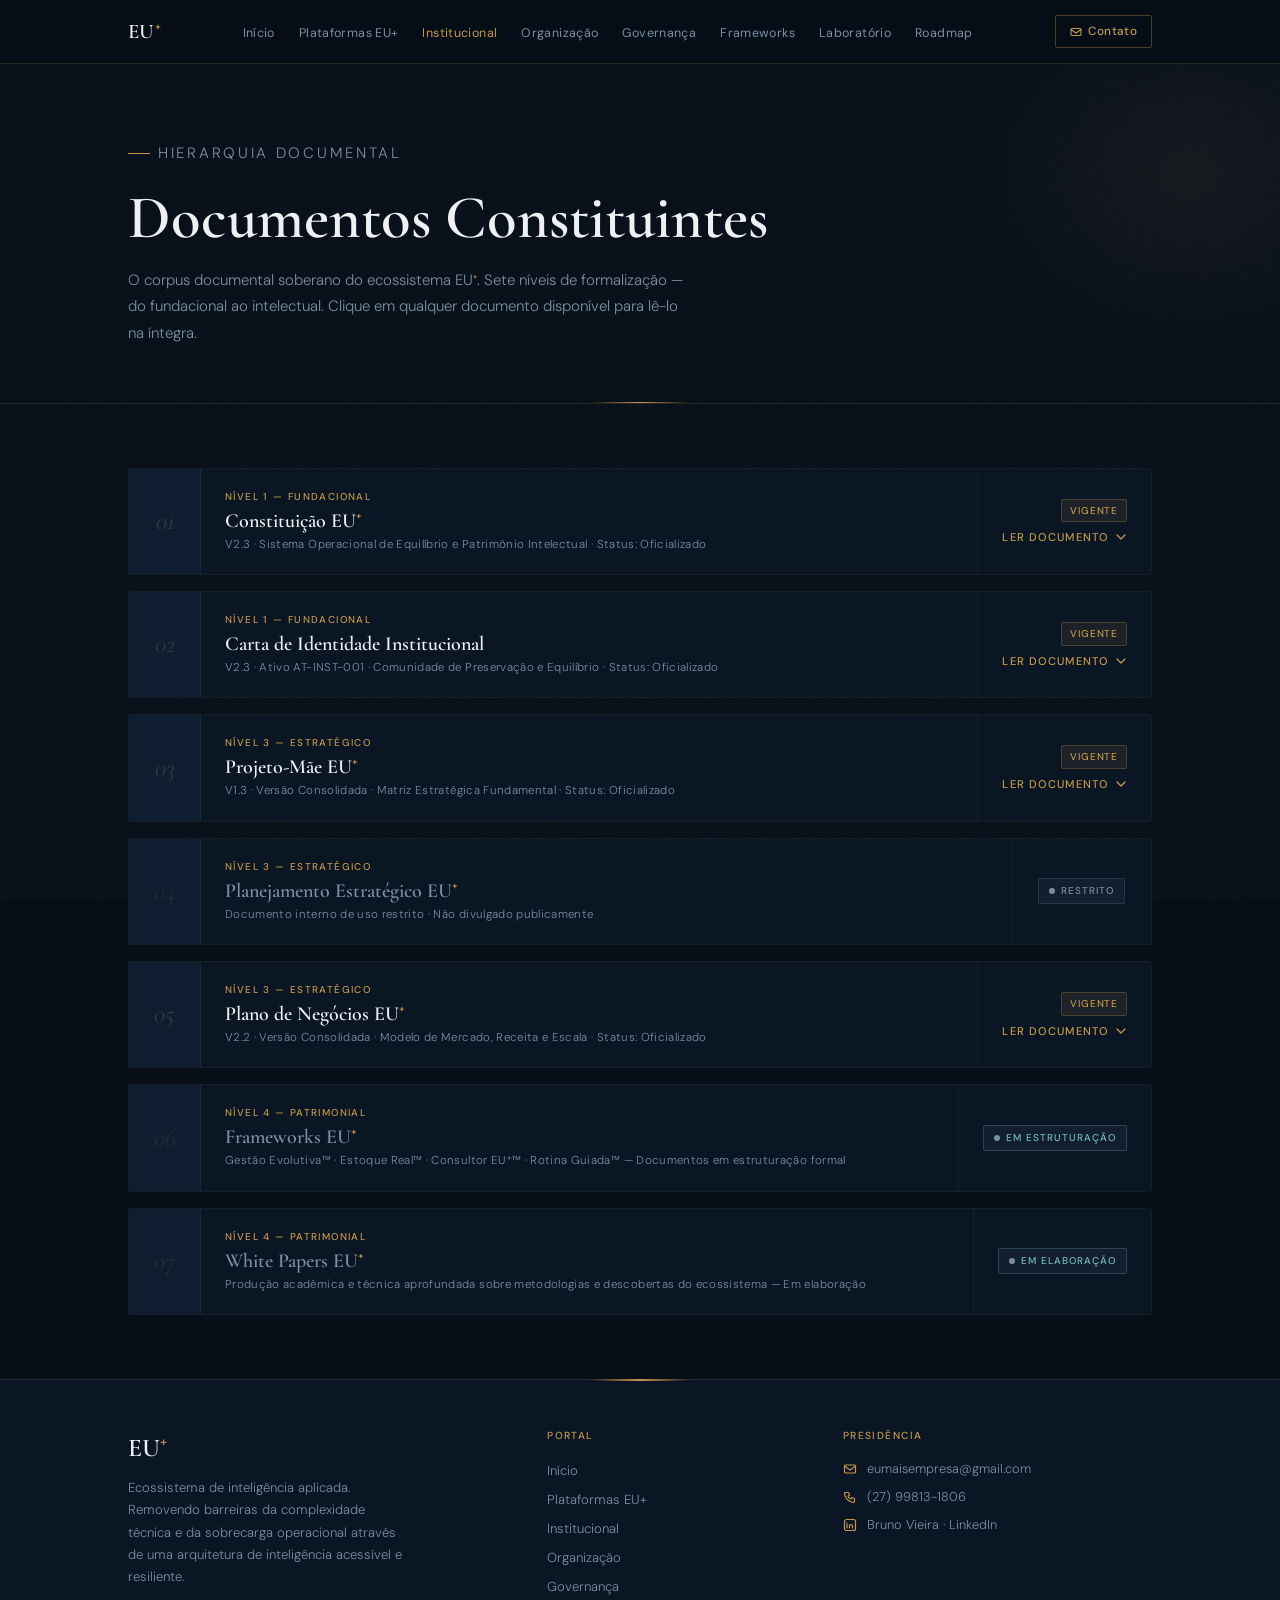
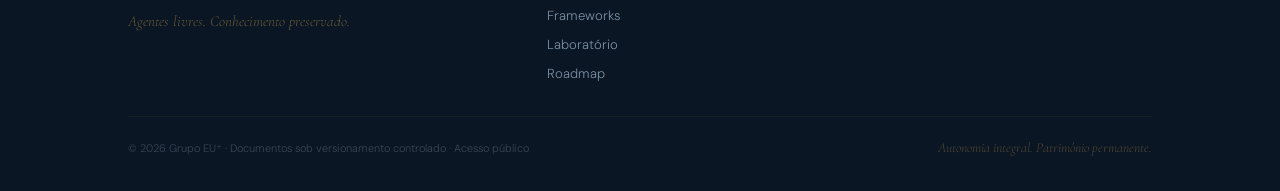
<file: documentos/index.html>
<!DOCTYPE html>
<html lang="pt-BR">
<head>
<meta charset="UTF-8">
<meta name="viewport" content="width=device-width, initial-scale=1.0">
<title>EU⁺ · Documentos Constituintes</title>
<link rel="stylesheet" href="../css/style.css">
<style>
/* ── DOCUMENT READER ── */
.doc-reader-wrap { display: flex; flex-direction: column; gap: 16px; }

.doc-entry {
  border: 1px solid var(--border2);
  border-radius: 3px;
  background: var(--bg2);
  overflow: hidden;
  transition: border-color 0.3s;
}

.doc-entry:hover { border-color: rgba(196,151,74,0.22); }

.doc-entry-header {
  display: grid;
  grid-template-columns: 72px 1fr auto;
  align-items: stretch;
  cursor: pointer;
  user-select: none;
}

.doc-entry-num {
  background: var(--bg3);
  border-right: 1px solid var(--border2);
  display: flex; align-items: center; justify-content: center;
  font-family: 'Cormorant Garamond', serif;
  font-size: 1.6rem; font-weight: 300; font-style: italic;
  color: rgba(196,151,74,0.25);
  transition: background 0.2s;
  padding: 20px 0;
}

.doc-entry:hover .doc-entry-num { background: var(--bg4); }

.doc-entry-info { padding: 20px 24px; }

.doc-entry-level {
  font-size: 0.62rem; font-weight: 500;
  letter-spacing: 0.14em; text-transform: uppercase;
  color: var(--gold); margin-bottom: 5px;
}

.doc-entry-title {
  font-family: 'Cormorant Garamond', serif;
  font-size: 1.25rem; font-weight: 600;
  color: var(--text); line-height: 1.15; margin-bottom: 3px;
}

.doc-entry-sub {
  font-size: 0.72rem; font-weight: 300;
  color: var(--muted); letter-spacing: 0.03em;
}

.doc-entry-right {
  display: flex; flex-direction: column;
  align-items: flex-end; justify-content: center;
  gap: 8px; padding: 20px 24px;
  border-left: 1px solid var(--border2);
  min-width: 140px;
}

.doc-toggle-btn {
  display: inline-flex; align-items: center; gap: 6px;
  font-size: 0.7rem; font-weight: 500;
  letter-spacing: 0.1em; text-transform: uppercase;
  color: var(--gold); background: none; border: none;
  cursor: pointer; transition: opacity 0.2s;
  font-family: 'DM Sans', sans-serif;
  padding: 0;
}

.doc-toggle-btn:hover { opacity: 0.7; }

.doc-toggle-btn svg { transition: transform 0.3s; }
.doc-entry.open .doc-toggle-btn svg { transform: rotate(180deg); }

/* ── DOCUMENT CONTENT ── */
.doc-body {
  display: none;
  border-top: 1px solid var(--border2);
  background: var(--bg);
}

.doc-entry.open .doc-body { display: block; }

.doc-body-inner {
  max-width: 780px;
  margin: 0 auto;
  padding: 52px 40px 60px;
}

.doc-body-inner .dh {
  border-bottom: 1px solid var(--border);
  padding-bottom: 28px; margin-bottom: 36px;
  position: relative;
}

.doc-body-inner .dh::after {
  content: ''; position: absolute;
  bottom: -1px; left: 0;
  width: 60px; height: 2px;
  background: linear-gradient(90deg, var(--gold), transparent);
}

.doc-body-inner .dt {
  font-family: 'Cormorant Garamond', serif;
  font-size: clamp(1.5rem, 3vw, 2.1rem);
  font-weight: 600; color: var(--text);
  margin-bottom: 6px; line-height: 1.12;
}

.doc-body-inner .ds {
  font-family: 'Cormorant Garamond', serif;
  font-size: 0.95rem; font-weight: 300;
  font-style: italic; color: var(--muted);
  margin-bottom: 18px;
}

.dmeta { display: flex; flex-wrap: wrap; gap: 0; }
.dmeta span {
  font-size: 0.66rem; font-weight: 400;
  letter-spacing: 0.08em; text-transform: uppercase;
  color: var(--muted);
  padding-right: 14px; margin-right: 14px;
  border-right: 1px solid var(--border2);
}
.dmeta span:last-child { border-right: none; }
.dmeta span strong { color: var(--gold); font-weight: 500; }

.dsec { margin-bottom: 32px; }
.dsec-title {
  font-family: 'Cormorant Garamond', serif;
  font-size: 1.2rem; font-weight: 600;
  color: var(--text); margin-bottom: 12px;
  padding-left: 14px; border-left: 2px solid var(--gold);
  line-height: 1.2;
}
.dsec p {
  font-size: 0.88rem; font-weight: 300;
  color: var(--muted); line-height: 1.82; margin-bottom: 10px;
}
.dsec p:last-child { margin-bottom: 0; }
.dsec p strong { font-weight: 500; color: var(--text); }

.dul { list-style: none; display: flex; flex-direction: column; gap: 8px; margin-top: 10px; }
.dul li {
  font-size: 0.87rem; font-weight: 300;
  color: var(--muted); line-height: 1.72;
  padding-left: 18px; position: relative;
}
.dul li::before {
  content: ''; position: absolute;
  left: 0; top: 10px;
  width: 5px; height: 1px; background: var(--gold);
}
.dul li strong { font-weight: 500; color: var(--text); }

.dcallout {
  border-left: 3px solid var(--gold);
  padding: 14px 18px; margin: 16px 0;
  background: rgba(196,151,74,0.04);
}
.dcallout p { margin-bottom: 0 !important; font-style: italic; color: rgba(238,240,242,0.82); }

.dhighlight {
  background: rgba(196,151,74,0.06);
  border: 1px solid var(--border);
  border-radius: 2px; padding: 16px 20px; margin: 12px 0;
}
.dhighlight p { margin-bottom: 0 !important; }

.dgrid2 { display: grid; grid-template-columns: 1fr 1fr; gap: 10px; margin-top: 12px; }
.dcard {
  border: 1px solid var(--border2); border-radius: 2px;
  padding: 14px 16px; background: var(--bg2);
}
.dcard-label {
  font-size: 0.62rem; font-weight: 500;
  letter-spacing: 0.12em; text-transform: uppercase;
  color: var(--gold); margin-bottom: 5px;
}
.dcard-text { font-size: 0.82rem; font-weight: 300; color: var(--muted); line-height: 1.6; }
.dcard-text strong { font-weight: 500; color: var(--text); }

.dlist-ruled {
  display: flex; flex-direction: column;
  margin-top: 12px; border: 1px solid var(--border2);
  border-radius: 2px; overflow: hidden;
}
.dlist-ruled-item {
  display: flex; align-items: flex-start;
  gap: 14px; padding: 11px 16px;
  border-bottom: 1px solid var(--border2);
  background: var(--bg2);
  font-size: 0.83rem; font-weight: 300; color: var(--muted);
}
.dlist-ruled-item:last-child { border-bottom: none; }
.dlist-ruled-item .n {
  font-family: 'Cormorant Garamond', serif;
  font-size: 1.05rem; font-weight: 400; font-style: italic;
  color: rgba(196,151,74,0.5); flex-shrink: 0;
  min-width: 18px; padding-top: 1px;
}
.dlist-ruled-item strong { color: var(--text); font-weight: 500; }

.doc-footer-note {
  font-size: 0.68rem; font-weight: 300;
  color: rgba(122,143,163,0.38); letter-spacing: 0.05em;
  text-align: center; padding-top: 18px;
  border-top: 1px solid var(--border2); margin-top: 36px;
}

/* ── SEALED DOC (não divulgado) ── */
.doc-sealed {
  border: 1px solid var(--border2);
  border-radius: 3px; background: var(--bg2);
  overflow: hidden;
}

.doc-sealed-inner {
  display: grid; grid-template-columns: 72px 1fr auto;
  align-items: stretch;
}

.doc-sealed-num {
  background: var(--bg3); border-right: 1px solid var(--border2);
  display: flex; align-items: center; justify-content: center;
  font-family: 'Cormorant Garamond', serif;
  font-size: 1.6rem; font-weight: 300; font-style: italic;
  color: rgba(196,151,74,0.12); padding: 20px 0;
}

.doc-sealed-info { padding: 20px 24px; }

.doc-sealed-right {
  display: flex; align-items: center; justify-content: center;
  padding: 20px 24px; border-left: 1px solid var(--border2);
  min-width: 140px;
}

.seal-badge {
  font-size: 0.62rem; font-weight: 500;
  letter-spacing: 0.1em; text-transform: uppercase;
  color: var(--muted); background: rgba(122,143,163,0.08);
  border: 1px solid rgba(122,143,163,0.2);
  padding: 4px 10px; border-radius: 2px;
  display: inline-flex; align-items: center; gap: 6px;
}

.seal-badge::before {
  content: '';
  width: 6px; height: 6px;
  border-radius: 50%; background: var(--muted);
}

/* ── CITE DOC (citado) ── */
.doc-cite {
  border: 1px solid var(--border2);
  border-radius: 3px; background: var(--bg2);
  overflow: hidden; opacity: 0.6;
}

@media (max-width: 900px) {
  .doc-entry-header { grid-template-columns: 52px 1fr; }
  .doc-entry-right { display: none; }
  .doc-sealed-inner { grid-template-columns: 52px 1fr; }
  .doc-sealed-right { display: none; }
  .doc-body-inner { padding: 32px 20px 44px; }
  .dgrid2 { grid-template-columns: 1fr; }
}
</style>
</head>
<body>
<nav class="topnav" id="topnav"></nav>
<div class="page-wrap">

  <div class="page-hero">
    <div class="container">
      <p class="hero-eyebrow reveal">Hierarquia Documental</p>
      <h1 class="reveal rd1">Documentos Constituintes</h1>
      <p class="reveal rd2">O corpus documental soberano do ecossistema EU<sup class="plus">+</sup>. Sete níveis de formalização — do fundacional ao intelectual. Clique em qualquer documento disponível para lê-lo na íntegra.</p>
    </div>
  </div>

  <section class="sec">
    <div class="container">
      <div class="doc-reader-wrap">

        <!-- ══════════════════════════════
             01 — CONSTITUIÇÃO
        ══════════════════════════════ -->
        <div class="doc-entry reveal" id="doc-01">
          <div class="doc-entry-header" onclick="toggleEntry('doc-01')">
            <div class="doc-entry-num">01</div>
            <div class="doc-entry-info">
              <div class="doc-entry-level">Nível 1 — Fundacional</div>
              <div class="doc-entry-title">Constituição EU<sup class="plus">+</sup></div>
              <div class="doc-entry-sub">V2.3 · Sistema Operacional de Equilíbrio e Patrimônio Intelectual · Status: Oficializado</div>
            </div>
            <div class="doc-entry-right">
              <span class="doc-status active">Vigente</span>
              <button class="doc-toggle-btn">
                Ler documento
                <svg width="12" height="12" viewBox="0 0 12 12" fill="none"><path d="M2 4l4 4 4-4" stroke="currentColor" stroke-width="1.3" stroke-linecap="round" stroke-linejoin="round"/></svg>
              </button>
            </div>
          </div>
          <div class="doc-body">
            <div class="doc-body-inner">
              <div class="dh">
                <div class="dt">CONSTITUIÇÃO EU<sup class="plus">+</sup> — V2.3</div>
                <div class="ds">Sistema Operacional de Equilíbrio e Patrimônio Intelectual</div>
                <div class="dmeta">
                  <span><strong>Status:</strong> Oficializado</span>
                  <span><strong>Versão:</strong> 2.3</span>
                  <span><strong>Nível:</strong> 1 — Fundacional</span>
                  <span><strong>Atualização:</strong> 2026</span>
                </div>
              </div>
              <div class="dcallout"><p><strong>Propósito:</strong> Gerar autonomia integral e patrimônio permanente através do equilíbrio entre o indivíduo (EU) e seu transbordo no mundo (+).</p></div>
              <div class="dsec">
                <div class="dsec-title">1. O Manifesto: Retomada do Destino</div>
                <p>O EU<sup class="plus">+</sup> é uma comunidade viva de preservação humana e aceleração de iniciativas. O foco é resgatar a identidade e a soberania sobre o tempo, unificando o desenvolvimento da consciência à sustentabilidade de projetos.</p>
              </div>
              <div class="dsec">
                <div class="dsec-title">2. As Áreas de Equilíbrio</div>
                <div class="dgrid2">
                  <div class="dcard"><div class="dcard-label">EU Vida — O Alicerce</div><div class="dcard-text">Desenvolvimento humano, saúde e equilíbrio biológico. PDI para análise de competências.</div></div>
                  <div class="dcard"><div class="dcard-label">EU Negócio — A Operação</div><div class="dcard-text">Otimização de processos e estratégias comerciais. Decisões baseadas em resultado.</div></div>
                  <div class="dcard"><div class="dcard-label">EU Empreendedorismo — A Viabilização</div><div class="dcard-text">Estruturação de novos projetos e democratização da infraestrutura corporativa.</div></div>
                  <div class="dcard"><div class="dcard-label">EU Missão — O Legado</div><div class="dcard-text">Transbordo do propósito espiritual e social em ativos de legado permanente.</div></div>
                </div>
              </div>
              <div class="dsec">
                <div class="dsec-title">3. O Conselho de Agentes EU<sup class="plus">+</sup></div>
                <p>O ecossistema utiliza agentes de inteligência especializados, incluindo ChatGPT, Gemini, Copilot, Grok, Claude, PixVerse, Manus, NotebookLM, Perplexity e outros.</p>
                <div class="dhighlight"><p><strong>Independência de Motor:</strong> A função do agente evolui conforme sua performance. O foco é a adequação ao propósito EU<sup class="plus">+</sup>, independentemente da LLM utilizada.</p></div>
              </div>
              <div class="dsec">
                <div class="dsec-title">4. Arquitetura de Memória Viva</div>
                <ul class="dul">
                  <li><strong>00_AREA_TRANSITORIA:</strong> Zona de triagem para novos registros antes do arquivamento.</li>
                  <li><strong>01_MEMORIA_VIVA:</strong> Registro do racional institucional e histórico de decisões.</li>
                  <li><strong>02_PATRIMONIO_INTELECTUAL:</strong> Guardião de metodologias, frameworks e teses proprietárias.</li>
                  <li><strong>03_MAPA_DE_INTELIGENCIAS:</strong> Documentação de competências e comportamentos dos agentes.</li>
                </ul>
              </div>
              <div class="dsec">
                <div class="dsec-title">5. Fluxo de Realização</div>
                <p>Substitui o controle rígido por um motor de execução equilibrada, garantindo que a construção do legado fortaleça o propósito sem consumir a energia vital do indivíduo.</p>
              </div>
              <p class="doc-footer-note">Documento Oficial · Grupo EU⁺ · 2026</p>
            </div>
          </div>
        </div>

        <!-- ══════════════════════════════
             02 — CARTA DE IDENTIDADE
        ══════════════════════════════ -->
        <div class="doc-entry reveal rd1" id="doc-02">
          <div class="doc-entry-header" onclick="toggleEntry('doc-02')">
            <div class="doc-entry-num">02</div>
            <div class="doc-entry-info">
              <div class="doc-entry-level">Nível 1 — Fundacional</div>
              <div class="doc-entry-title">Carta de Identidade Institucional</div>
              <div class="doc-entry-sub">V2.3 · Ativo AT-INST-001 · Comunidade de Preservação e Equilíbrio · Status: Oficializado</div>
            </div>
            <div class="doc-entry-right">
              <span class="doc-status active">Vigente</span>
              <button class="doc-toggle-btn">
                Ler documento
                <svg width="12" height="12" viewBox="0 0 12 12" fill="none"><path d="M2 4l4 4 4-4" stroke="currentColor" stroke-width="1.3" stroke-linecap="round" stroke-linejoin="round"/></svg>
              </button>
            </div>
          </div>
          <div class="doc-body">
            <div class="doc-body-inner">
              <div class="dh">
                <div class="dt">CARTA DE IDENTIDADE INSTITUCIONAL — V2.3</div>
                <div class="ds">Grupo EU⁺ | Comunidade de Preservação e Equilíbrio</div>
                <div class="dmeta">
                  <span><strong>Ativo:</strong> AT-INST-001</span>
                  <span><strong>Versão:</strong> 2.3</span>
                  <span><strong>Nível:</strong> 1 — Fundacional</span>
                  <span><strong>Atualização:</strong> 2026</span>
                </div>
              </div>
              <div class="dcallout"><p><strong>Propósito Central:</strong> Gerar autonomia integral e patrimônio intelectual permanente através do equilíbrio entre o indivíduo (EU) e o seu transbordo no mundo (+).</p></div>
              <div class="dsec">
                <div class="dsec-title">1. Identidade e Propósito</div>
                <p>O Grupo EU<sup class="plus">+</sup> é uma comunidade viva de preservação humana e aceleração de iniciativas. Existimos para curar o colapso existencial e a falência pessoal de indivíduos que, embora alcancem sucesso material, perdem a saúde e o controle sobre o próprio tempo.</p>
                <ul class="dul">
                  <li><strong>O que resolve:</strong> Transforma reféns da atividade econômica em arquitetos do próprio legado.</li>
                  <li><strong>Síntese:</strong> A evolução organizacional é consequência direta da evolução humana.</li>
                </ul>
              </div>
              <div class="dsec">
                <div class="dsec-title">2. O Significado do Nome "EU<sup class="plus">+"</sup></div>
                <ul class="dul">
                  <li><strong>O "EU":</strong> Indivíduo como ponto de partida inegociável. Resgate da identidade, equilíbrio biológico e soberania.</li>
                  <li><strong>O "+":</strong> Transbordo dessa consciência em negócios eficientes e construção de patrimônio.</li>
                  <li><strong>Síntese:</strong> Não existe valor sustentável se o ponto de partida estiver fragilizado.</li>
                </ul>
              </div>
              <div class="dsec">
                <div class="dsec-title">3. A Tríade de Crenças</div>
                <ul class="dul">
                  <li><strong>Soberania do Tempo:</strong> O único ativo irrecuperável; sua gestão é disciplina estratégica e espiritual.</li>
                  <li><strong>Tecnologia como Alavanca:</strong> A IA e a automação libertam o humano para exercer sua verdadeira vocação.</li>
                  <li><strong>Simplicidade é Sofisticação:</strong> Sistemas simples e robustos garantem a perpetuidade do legado.</li>
                </ul>
              </div>
              <div class="dsec">
                <div class="dsec-title">4. As 4 Frentes de Equilíbrio</div>
                <div class="dgrid2">
                  <div class="dcard"><div class="dcard-label">VIDA</div><div class="dcard-text">Desenvolvimento humano, saúde e equilíbrio.</div></div>
                  <div class="dcard"><div class="dcard-label">NEGÓCIO</div><div class="dcard-text">Operações e estratégias para sustentabilidade e lucro.</div></div>
                  <div class="dcard"><div class="dcard-label">EMPREENDER</div><div class="dcard-text">Viabilização de projetos e infraestrutura corporativa.</div></div>
                  <div class="dcard"><div class="dcard-label">MISSÃO</div><div class="dcard-text">Consolidação do legado espiritual e social.</div></div>
                </div>
              </div>
              <div class="dsec">
                <div class="dsec-title">5. Hierarquia de Liderança V2.3</div>
                <div class="dgrid2">
                  <div class="dcard"><div class="dcard-label">Presidência</div><div class="dcard-text">Guardiã última do propósito e detentora do poder de veto cultural.</div></div>
                  <div class="dcard"><div class="dcard-label">Núcleo de Diretoria</div><div class="dcard-text">Board de mentores que opera a visão de longo prazo.</div></div>
                  <div class="dcard"><div class="dcard-label">Núcleo de Gerência</div><div class="dcard-text">Supervisão dos fluxos de realização e alinhamento operacional.</div></div>
                  <div class="dcard"><div class="dcard-label">Núcleo de Execução</div><div class="dcard-text">Realização técnica e manutenção dos ativos documentados.</div></div>
                </div>
              </div>
              <div class="dsec">
                <div class="dsec-title">6. Critério Supremo de Avaliação</div>
                <div class="dcallout"><p>"Esta iniciativa fortalece o propósito, o equilíbrio e a construção de ativos do Grupo EU<sup class="plus">+</sup> ou apenas consome energia sem ampliar legado?"</p></div>
                <div class="dhighlight"><p><strong>Síntese:</strong> A utilidade para o legado é a única métrica de permanência.</p></div>
              </div>
              <p class="doc-footer-note">Documento Oficial V2.3 · Ativo AT-INST-001 · Grupo EU⁺ · 2026</p>
            </div>
          </div>
        </div>

        <!-- ══════════════════════════════
             03 — PROJETO-MÃE
        ══════════════════════════════ -->
        <div class="doc-entry reveal rd2" id="doc-03">
          <div class="doc-entry-header" onclick="toggleEntry('doc-03')">
            <div class="doc-entry-num">03</div>
            <div class="doc-entry-info">
              <div class="doc-entry-level">Nível 3 — Estratégico</div>
              <div class="doc-entry-title">Projeto-Mãe EU<sup class="plus">+</sup></div>
              <div class="doc-entry-sub">V1.3 · Versão Consolidada · Matriz Estratégica Fundamental · Status: Oficializado</div>
            </div>
            <div class="doc-entry-right">
              <span class="doc-status active">Vigente</span>
              <button class="doc-toggle-btn">
                Ler documento
                <svg width="12" height="12" viewBox="0 0 12 12" fill="none"><path d="M2 4l4 4 4-4" stroke="currentColor" stroke-width="1.3" stroke-linecap="round" stroke-linejoin="round"/></svg>
              </button>
            </div>
          </div>
          <div class="doc-body">
            <div class="doc-body-inner">
              <div class="dh">
                <div class="dt">PROJETO-MÃE EU<sup class="plus">+</sup> — V1.3</div>
                <div class="ds">Versão Consolidada · Matriz Estratégica Fundamental</div>
                <div class="dmeta">
                  <span><strong>Status:</strong> Oficializado</span>
                  <span><strong>Versão:</strong> 1.3</span>
                  <span><strong>Nível:</strong> 3 — Estratégico</span>
                  <span><strong>Atualização:</strong> 2026</span>
                </div>
              </div>
              <div class="dsec">
                <div class="dsec-title">1. Visão Geral e Propósito</div>
                <p>O Projeto-Mãe é a matriz fundamental que explica a origem e direção estratégica do Grupo EU<sup class="plus">+</sup>. Foco na <strong>democratização da inteligência de gestão</strong> e redução da complexidade para o indivíduo sobrecarregado.</p>
              </div>
              <div class="dsec">
                <div class="dsec-title">2. As 4 Camadas da Arquitetura</div>
                <div class="dlist-ruled">
                  <div class="dlist-ruled-item"><span class="n">1</span><p><strong>Inteligência:</strong> Núcleo de processamento analítico do ecossistema.</p></div>
                  <div class="dlist-ruled-item"><span class="n">2</span><p><strong>Estruturação:</strong> Ideias e problemas transformados em frameworks aplicáveis.</p></div>
                  <div class="dlist-ruled-item"><span class="n">3</span><p><strong>Patrimônio:</strong> Custódia do conhecimento vivo na Central do Conhecimento EU<sup class="plus">+</sup>.</p></div>
                  <div class="dlist-ruled-item"><span class="n">4</span><p><strong>Aplicação:</strong> Entrega prática nas frentes VIDA, NEGÓCIO, EMPREENDER e MISSÃO.</p></div>
                </div>
              </div>
              <div class="dsec">
                <div class="dsec-title">3. O Papel Estratégico da IA</div>
                <p>A inteligência artificial é a <strong>camada de viabilização</strong> que permite escalar o conhecimento vivo sem infraestruturas pesadas ou custos fixos elevados. Garante suporte qualificado acessível a quem mais precisa.</p>
              </div>
              <div class="dsec">
                <div class="dsec-title">4. Integração Sistêmica</div>
                <p>Este documento-matriz atua em sincronia direta com o Sistema de Governança e a Constituição, servindo como guia para o Plano de Negócios e futuras expansões operacionais.</p>
              </div>
              <p class="doc-footer-note">Projeto-Mãe EU⁺ · V1.3 · Versão Consolidada · Documento Estratégico</p>
            </div>
          </div>
        </div>

        <!-- ══════════════════════════════
             04 — PLANEJAMENTO ESTRATÉGICO
             (não divulgado)
        ══════════════════════════════ -->
        <div class="doc-sealed reveal rd3">
          <div class="doc-sealed-inner">
            <div class="doc-sealed-num">04</div>
            <div class="doc-sealed-info">
              <div class="doc-entry-level">Nível 3 — Estratégico</div>
              <div class="doc-entry-title" style="color:var(--muted)">Planejamento Estratégico EU<sup class="plus">+</sup></div>
              <div class="doc-entry-sub">Documento interno de uso restrito · Não divulgado publicamente</div>
            </div>
            <div class="doc-sealed-right">
              <span class="seal-badge">Restrito</span>
            </div>
          </div>
        </div>

        <!-- ══════════════════════════════
             05 — PLANO DE NEGÓCIOS
        ══════════════════════════════ -->
        <div class="doc-entry reveal" id="doc-05">
          <div class="doc-entry-header" onclick="toggleEntry('doc-05')">
            <div class="doc-entry-num">05</div>
            <div class="doc-entry-info">
              <div class="doc-entry-level">Nível 3 — Estratégico</div>
              <div class="doc-entry-title">Plano de Negócios EU<sup class="plus">+</sup></div>
              <div class="doc-entry-sub">V2.2 · Versão Consolidada · Modelo de Mercado, Receita e Escala · Status: Oficializado</div>
            </div>
            <div class="doc-entry-right">
              <span class="doc-status active">Vigente</span>
              <button class="doc-toggle-btn">
                Ler documento
                <svg width="12" height="12" viewBox="0 0 12 12" fill="none"><path d="M2 4l4 4 4-4" stroke="currentColor" stroke-width="1.3" stroke-linecap="round" stroke-linejoin="round"/></svg>
              </button>
            </div>
          </div>
          <div class="doc-body">
            <div class="doc-body-inner">
              <div class="dh">
                <div class="dt">PLANO DE NEGÓCIOS EU<sup class="plus">+</sup> — V2.2</div>
                <div class="ds">Versão Consolidada · Modelo de Mercado, Receita e Escala</div>
                <div class="dmeta">
                  <span><strong>Status:</strong> Oficializado</span>
                  <span><strong>Versão:</strong> 2.2</span>
                  <span><strong>Nível:</strong> 3 — Estratégico</span>
                  <span><strong>Atualização:</strong> 2026</span>
                </div>
              </div>
              <div class="dsec">
                <div class="dsec-title">1. Sumário Executivo e Oportunidade</div>
                <p>O Grupo EU<sup class="plus">+</sup> surge para preencher o abismo entre o potencial individual e a capacidade de execução estruturada. Utilizamos IA e frameworks de baixo custo para <strong>democratizar o acesso à gestão de alta performance</strong>.</p>
              </div>
              <div class="dsec">
                <div class="dsec-title">2. A Dor do Mercado</div>
                <p>O profissional moderno vive em estado de fadiga de decisão e sobrecarga de funções. Os modelos tradicionais de consultoria são caros e lentos. O Grupo EU<sup class="plus">+</sup> mitiga isso com:</p>
                <ul class="dul">
                  <li><strong>Falta de estrutura →</strong> Camada de Estruturação EU<sup class="plus">+</sup>.</li>
                  <li><strong>Falta de tempo →</strong> Camada de Inteligência (IA).</li>
                  <li><strong>Falta de equipe →</strong> Agentes e frameworks automatizados.</li>
                </ul>
              </div>
              <div class="dsec">
                <div class="dsec-title">3. Mercado e Canais de Aquisição</div>
                <p>Foco no mercado digital brasileiro. <strong>LinkedIn</strong> como vetor de autoridade e <strong>Instagram</strong> como vetor de alcance. Aquisição via conteúdo autoral — <em>Product-Led Growth</em>.</p>
              </div>
              <div class="dsec">
                <div class="dsec-title">4. Modelo de Receita e Escala</div>
                <p>Monetização modular: produtos de entrada (<em>low-ticket</em>) evoluindo para consultorias e diagnósticos premium.</p>
                <div class="dhighlight"><p><strong>Lógica Serverless:</strong> Crescimento de usuários sem crescimento proporcional de infraestrutura técnica.</p></div>
              </div>
              <div class="dsec">
                <div class="dsec-title">5. Riscos e Governança</div>
                <p>Principal risco: dispersão. Mitigado pelo <strong>Sistema de Governança EU<sup class="plus">+</sup></strong> — cada nova iniciativa alinhada à Constituição e documentada na <strong>Central do Conhecimento EU<sup class="plus">+</sup></strong>.</p>
              </div>
              <p class="doc-footer-note">Plano de Negócios EU⁺ · V2.2 · Versão Consolidada · Documento Estratégico</p>
            </div>
          </div>
        </div>

        <!-- ══════════════════════════════
             06 — FRAMEWORKS
             (em estruturação como documentos)
        ══════════════════════════════ -->
        <div class="doc-cite reveal rd1">
          <div class="doc-sealed-inner">
            <div class="doc-sealed-num" style="color:rgba(196,151,74,0.14)">06</div>
            <div class="doc-sealed-info">
              <div class="doc-entry-level">Nível 4 — Patrimonial</div>
              <div class="doc-entry-title" style="color:var(--muted)">Frameworks EU<sup class="plus">+</sup></div>
              <div class="doc-entry-sub">Gestão Evolutiva™ · Estoque Real™ · Consultor EU⁺™ · Rotina Guiada™ — Documentos em estruturação formal</div>
            </div>
            <div class="doc-sealed-right">
              <span class="seal-badge" style="color:#6FBCB8;border-color:rgba(111,188,184,0.25)">Em estruturação</span>
            </div>
          </div>
        </div>

        <!-- ══════════════════════════════
             07 — WHITE PAPERS
             (em elaboração)
        ══════════════════════════════ -->
        <div class="doc-cite reveal rd2">
          <div class="doc-sealed-inner">
            <div class="doc-sealed-num" style="color:rgba(196,151,74,0.14)">07</div>
            <div class="doc-sealed-info">
              <div class="doc-entry-level">Nível 4 — Patrimonial</div>
              <div class="doc-entry-title" style="color:var(--muted)">White Papers EU<sup class="plus">+</sup></div>
              <div class="doc-entry-sub">Produção acadêmica e técnica aprofundada sobre metodologias e descobertas do ecossistema — Em elaboração</div>
            </div>
            <div class="doc-sealed-right">
              <span class="seal-badge" style="color:#6FBCB8;border-color:rgba(111,188,184,0.25)">Em elaboração</span>
            </div>
          </div>
        </div>

      </div>
    </div>
  </section>

</div>
<footer id="site-footer"></footer>
<script src="../js/shared.js"></script>
<script>
buildNav('institucional');
buildFooter();

function toggleEntry(id) {
  const entry = document.getElementById(id);
  const isOpen = entry.classList.contains('open');
  // fecha todos
  document.querySelectorAll('.doc-entry.open').forEach(e => e.classList.remove('open'));
  // abre o clicado se estava fechado
  if (!isOpen) {
    entry.classList.add('open');
    setTimeout(() => entry.scrollIntoView({ behavior: 'smooth', block: 'start' }), 80);
  }
}
</script>
</body>
</html>
</file>
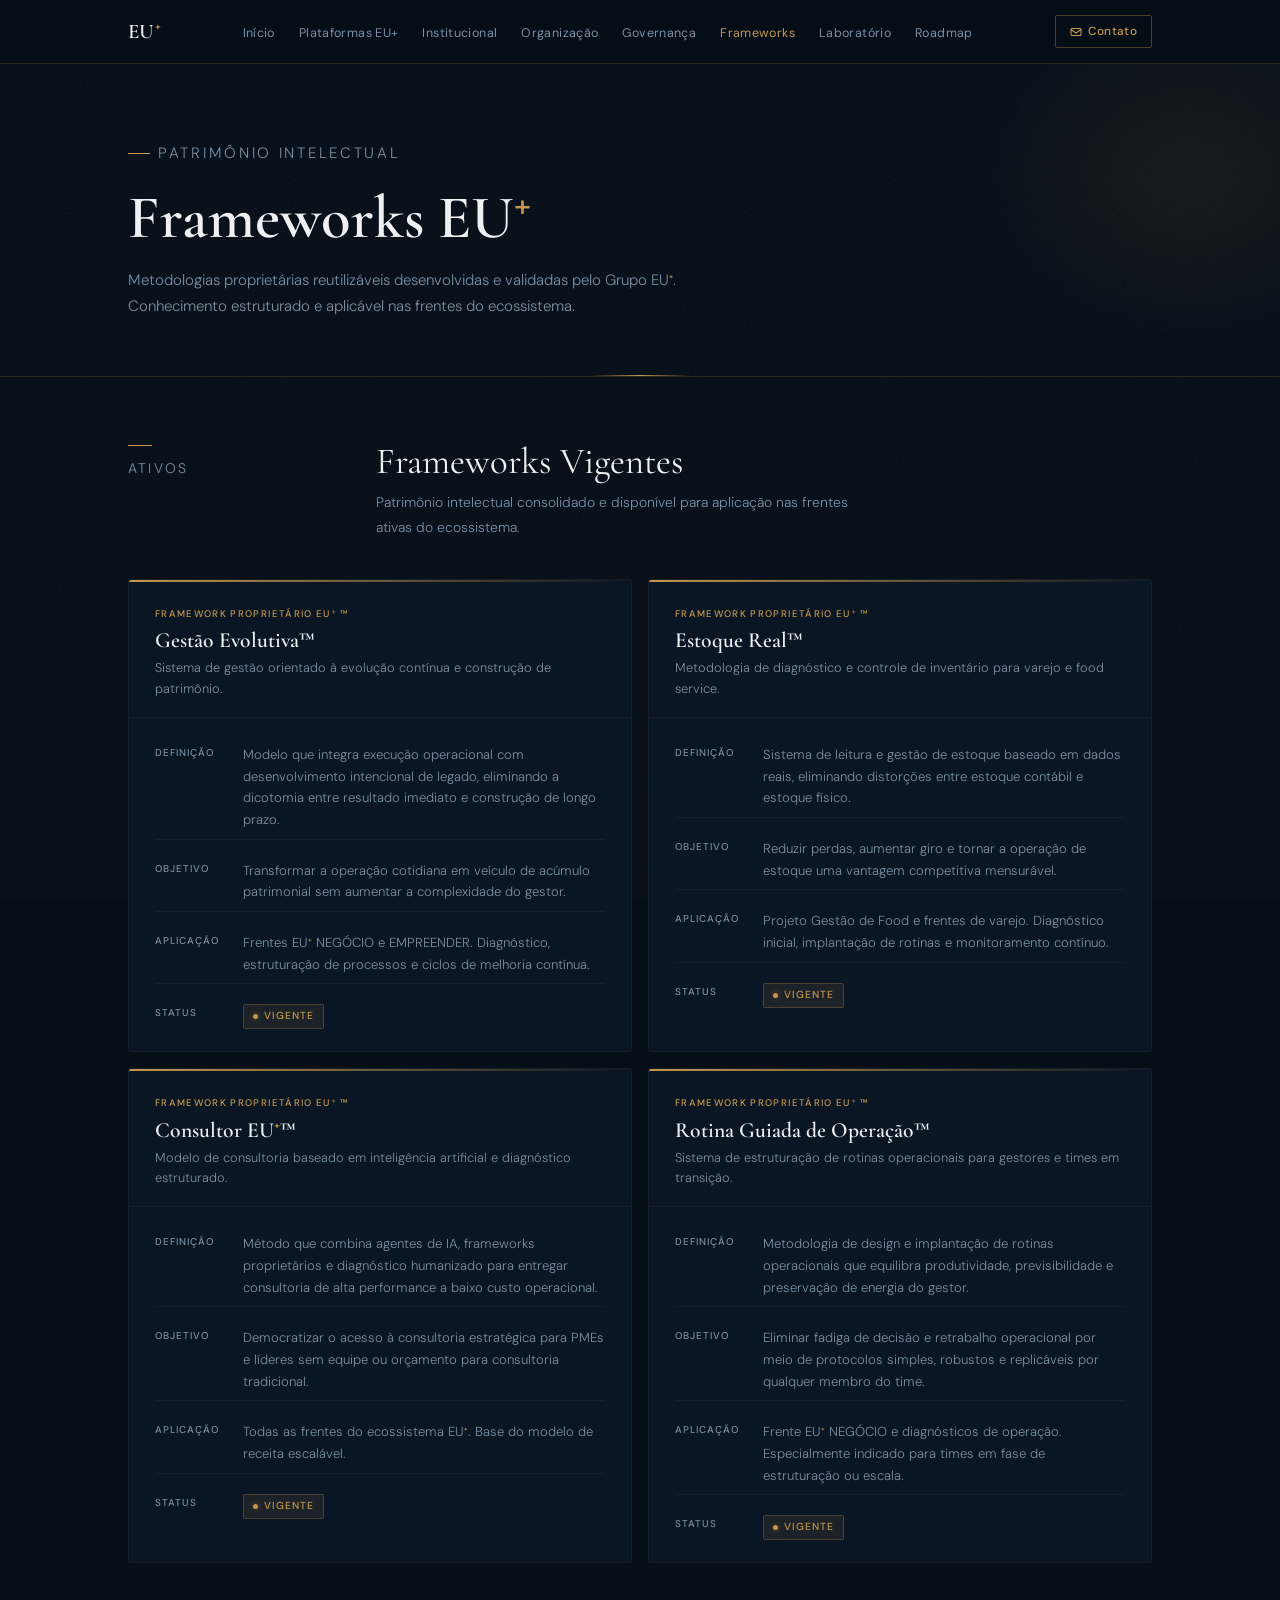
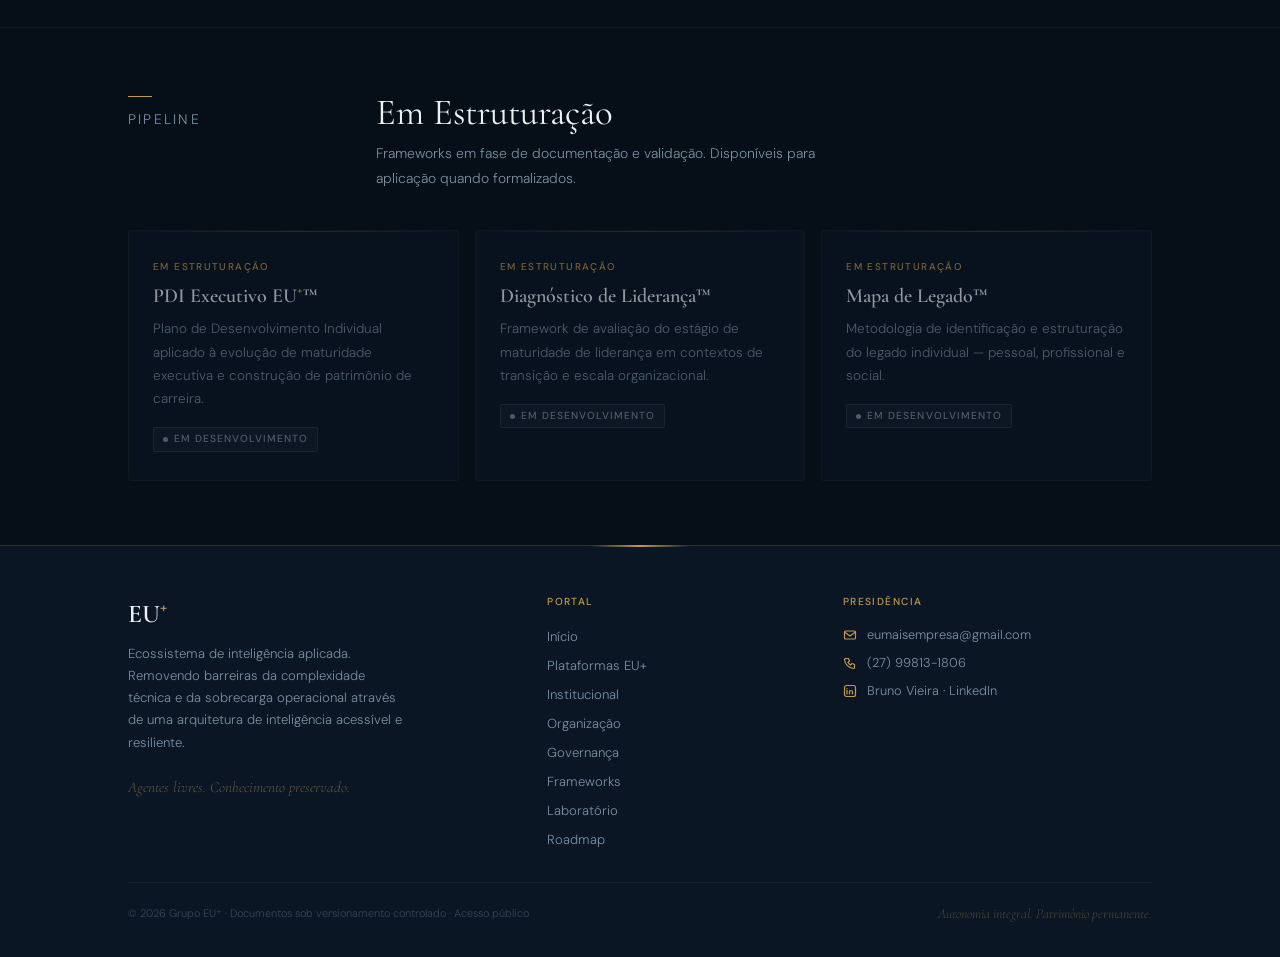
<file: frameworks/Index.html>
<!DOCTYPE html>
<html lang="pt-BR">
<head>
<meta charset="UTF-8">
<meta name="viewport" content="width=device-width, initial-scale=1.0">
<title>EU⁺ · Frameworks</title>
<link rel="stylesheet" href="../css/style.css">
<style>
.fw-card{border:1px solid var(--border2);border-radius:3px;background:var(--bg2);overflow:hidden;transition:border-color 0.3s,transform 0.2s;}
.fw-card:hover{border-color:rgba(196,151,74,0.28);transform:translateY(-2px);}
.fw-header{padding:26px 26px 18px;border-bottom:1px solid var(--border2);position:relative;}
.fw-header::before{content:'';position:absolute;top:0;left:0;right:0;height:2px;background:linear-gradient(90deg,var(--gold),transparent);}
.fw-tm{font-size:0.6rem;font-weight:500;letter-spacing:0.14em;text-transform:uppercase;color:var(--gold);margin-bottom:7px;}
.fw-name{font-family:'Cormorant Garamond',serif;font-size:1.35rem;font-weight:600;color:var(--text);margin-bottom:5px;line-height:1.15;}
.fw-tag{font-size:0.8rem;font-weight:300;color:var(--muted);line-height:1.6;}
.fw-body{padding:18px 26px 22px;display:flex;flex-direction:column;gap:12px;}
.fw-row{display:flex;gap:12px;align-items:flex-start;padding:8px 0;border-bottom:1px solid var(--border2);}
.fw-row:last-child{border-bottom:none;padding-bottom:0;}
.fw-rl{font-size:0.62rem;font-weight:500;letter-spacing:0.1em;text-transform:uppercase;color:var(--muted);min-width:76px;flex-shrink:0;padding-top:1px;}
.fw-rt{font-size:0.82rem;font-weight:300;color:var(--muted);line-height:1.65;}
.fw-rt strong{font-weight:500;color:var(--text);}
</style>
</head>
<body>
<nav class="topnav" id="topnav"></nav>
<div class="page-wrap">
  <div class="page-hero">
    <div class="container">
      <p class="hero-eyebrow reveal">Patrimônio Intelectual</p>
      <h1 class="reveal rd1">Frameworks EU<sup class="plus">+</sup></h1>
      <p class="reveal rd2">Metodologias proprietárias reutilizáveis desenvolvidas e validadas pelo Grupo EU<sup class="plus">+</sup>. Conhecimento estruturado e aplicável nas frentes do ecossistema.</p>
    </div>
  </div>

  <section class="sec">
    <div class="container">
      <div class="two-col sec-head"><div><p class="side-label">Ativos</p></div><div><h2 class="reveal">Frameworks Vigentes</h2><p class="reveal rd1">Patrimônio intelectual consolidado e disponível para aplicação nas frentes ativas do ecossistema.</p></div></div>
      <div class="grid2">
        <div class="fw-card reveal">
          <div class="fw-header"><div class="fw-tm">Framework Proprietário EU⁺ ™</div><div class="fw-name">Gestão Evolutiva™</div><div class="fw-tag">Sistema de gestão orientado à evolução contínua e construção de patrimônio.</div></div>
          <div class="fw-body">
            <div class="fw-row"><span class="fw-rl">Definição</span><div class="fw-rt">Modelo que integra execução operacional com desenvolvimento intencional de legado, eliminando a dicotomia entre resultado imediato e construção de longo prazo.</div></div>
            <div class="fw-row"><span class="fw-rl">Objetivo</span><div class="fw-rt">Transformar a operação cotidiana em veículo de acúmulo patrimonial sem aumentar a complexidade do gestor.</div></div>
            <div class="fw-row"><span class="fw-rl">Aplicação</span><div class="fw-rt">Frentes EU<sup class="plus">+</sup> NEGÓCIO e EMPREENDER. Diagnóstico, estruturação de processos e ciclos de melhoria contínua.</div></div>
            <div class="fw-row"><span class="fw-rl">Status</span><div class="fw-rt"><span class="status-badge vigente">Vigente</span></div></div>
          </div>
        </div>
        <div class="fw-card reveal rd1">
          <div class="fw-header"><div class="fw-tm">Framework Proprietário EU⁺ ™</div><div class="fw-name">Estoque Real™</div><div class="fw-tag">Metodologia de diagnóstico e controle de inventário para varejo e food service.</div></div>
          <div class="fw-body">
            <div class="fw-row"><span class="fw-rl">Definição</span><div class="fw-rt">Sistema de leitura e gestão de estoque baseado em dados reais, eliminando distorções entre estoque contábil e estoque físico.</div></div>
            <div class="fw-row"><span class="fw-rl">Objetivo</span><div class="fw-rt">Reduzir perdas, aumentar giro e tornar a operação de estoque uma vantagem competitiva mensurável.</div></div>
            <div class="fw-row"><span class="fw-rl">Aplicação</span><div class="fw-rt">Projeto Gestão de Food e frentes de varejo. Diagnóstico inicial, implantação de rotinas e monitoramento contínuo.</div></div>
            <div class="fw-row"><span class="fw-rl">Status</span><div class="fw-rt"><span class="status-badge vigente">Vigente</span></div></div>
          </div>
        </div>
        <div class="fw-card reveal rd2">
          <div class="fw-header"><div class="fw-tm">Framework Proprietário EU⁺ ™</div><div class="fw-name">Consultor EU<sup class="plus">+</sup>™</div><div class="fw-tag">Modelo de consultoria baseado em inteligência artificial e diagnóstico estruturado.</div></div>
          <div class="fw-body">
            <div class="fw-row"><span class="fw-rl">Definição</span><div class="fw-rt">Método que combina agentes de IA, frameworks proprietários e diagnóstico humanizado para entregar consultoria de alta performance a baixo custo operacional.</div></div>
            <div class="fw-row"><span class="fw-rl">Objetivo</span><div class="fw-rt">Democratizar o acesso à consultoria estratégica para PMEs e líderes sem equipe ou orçamento para consultoria tradicional.</div></div>
            <div class="fw-row"><span class="fw-rl">Aplicação</span><div class="fw-rt">Todas as frentes do ecossistema EU<sup class="plus">+</sup>. Base do modelo de receita escalável.</div></div>
            <div class="fw-row"><span class="fw-rl">Status</span><div class="fw-rt"><span class="status-badge vigente">Vigente</span></div></div>
          </div>
        </div>
        <div class="fw-card reveal rd3">
          <div class="fw-header"><div class="fw-tm">Framework Proprietário EU⁺ ™</div><div class="fw-name">Rotina Guiada de Operação™</div><div class="fw-tag">Sistema de estruturação de rotinas operacionais para gestores e times em transição.</div></div>
          <div class="fw-body">
            <div class="fw-row"><span class="fw-rl">Definição</span><div class="fw-rt">Metodologia de design e implantação de rotinas operacionais que equilibra produtividade, previsibilidade e preservação de energia do gestor.</div></div>
            <div class="fw-row"><span class="fw-rl">Objetivo</span><div class="fw-rt">Eliminar fadiga de decisão e retrabalho operacional por meio de protocolos simples, robustos e replicáveis por qualquer membro do time.</div></div>
            <div class="fw-row"><span class="fw-rl">Aplicação</span><div class="fw-rt">Frente EU<sup class="plus">+</sup> NEGÓCIO e diagnósticos de operação. Especialmente indicado para times em fase de estruturação ou escala.</div></div>
            <div class="fw-row"><span class="fw-rl">Status</span><div class="fw-rt"><span class="status-badge vigente">Vigente</span></div></div>
          </div>
        </div>
      </div>
    </div>
  </section>

  <section class="sec">
    <div class="container">
      <div class="two-col sec-head"><div><p class="side-label">Pipeline</p></div><div><h2 class="reveal">Em Estruturação</h2><p class="reveal rd1">Frameworks em fase de documentação e validação. Disponíveis para aplicação quando formalizados.</p></div></div>
      <div class="grid3">
        <div class="card reveal" style="opacity:0.6"><div class="card-label">Em estruturação</div><h3>PDI Executivo EU<sup class="plus">+</sup>™</h3><p>Plano de Desenvolvimento Individual aplicado à evolução de maturidade executiva e construção de patrimônio de carreira.</p><div style="margin-top:14px"><span class="status-badge dev">Em desenvolvimento</span></div></div>
        <div class="card reveal rd1" style="opacity:0.6"><div class="card-label">Em estruturação</div><h3>Diagnóstico de Liderança™</h3><p>Framework de avaliação do estágio de maturidade de liderança em contextos de transição e escala organizacional.</p><div style="margin-top:14px"><span class="status-badge dev">Em desenvolvimento</span></div></div>
        <div class="card reveal rd2" style="opacity:0.6"><div class="card-label">Em estruturação</div><h3>Mapa de Legado™</h3><p>Metodologia de identificação e estruturação do legado individual — pessoal, profissional e social.</p><div style="margin-top:14px"><span class="status-badge dev">Em desenvolvimento</span></div></div>
      </div>
    </div>
  </section>
</div>
<footer id="site-footer"></footer>
<script src="../js/shared.js"></script>
<script>buildNav('frameworks'); buildFooter();</script>
</body>
</html>
</file>
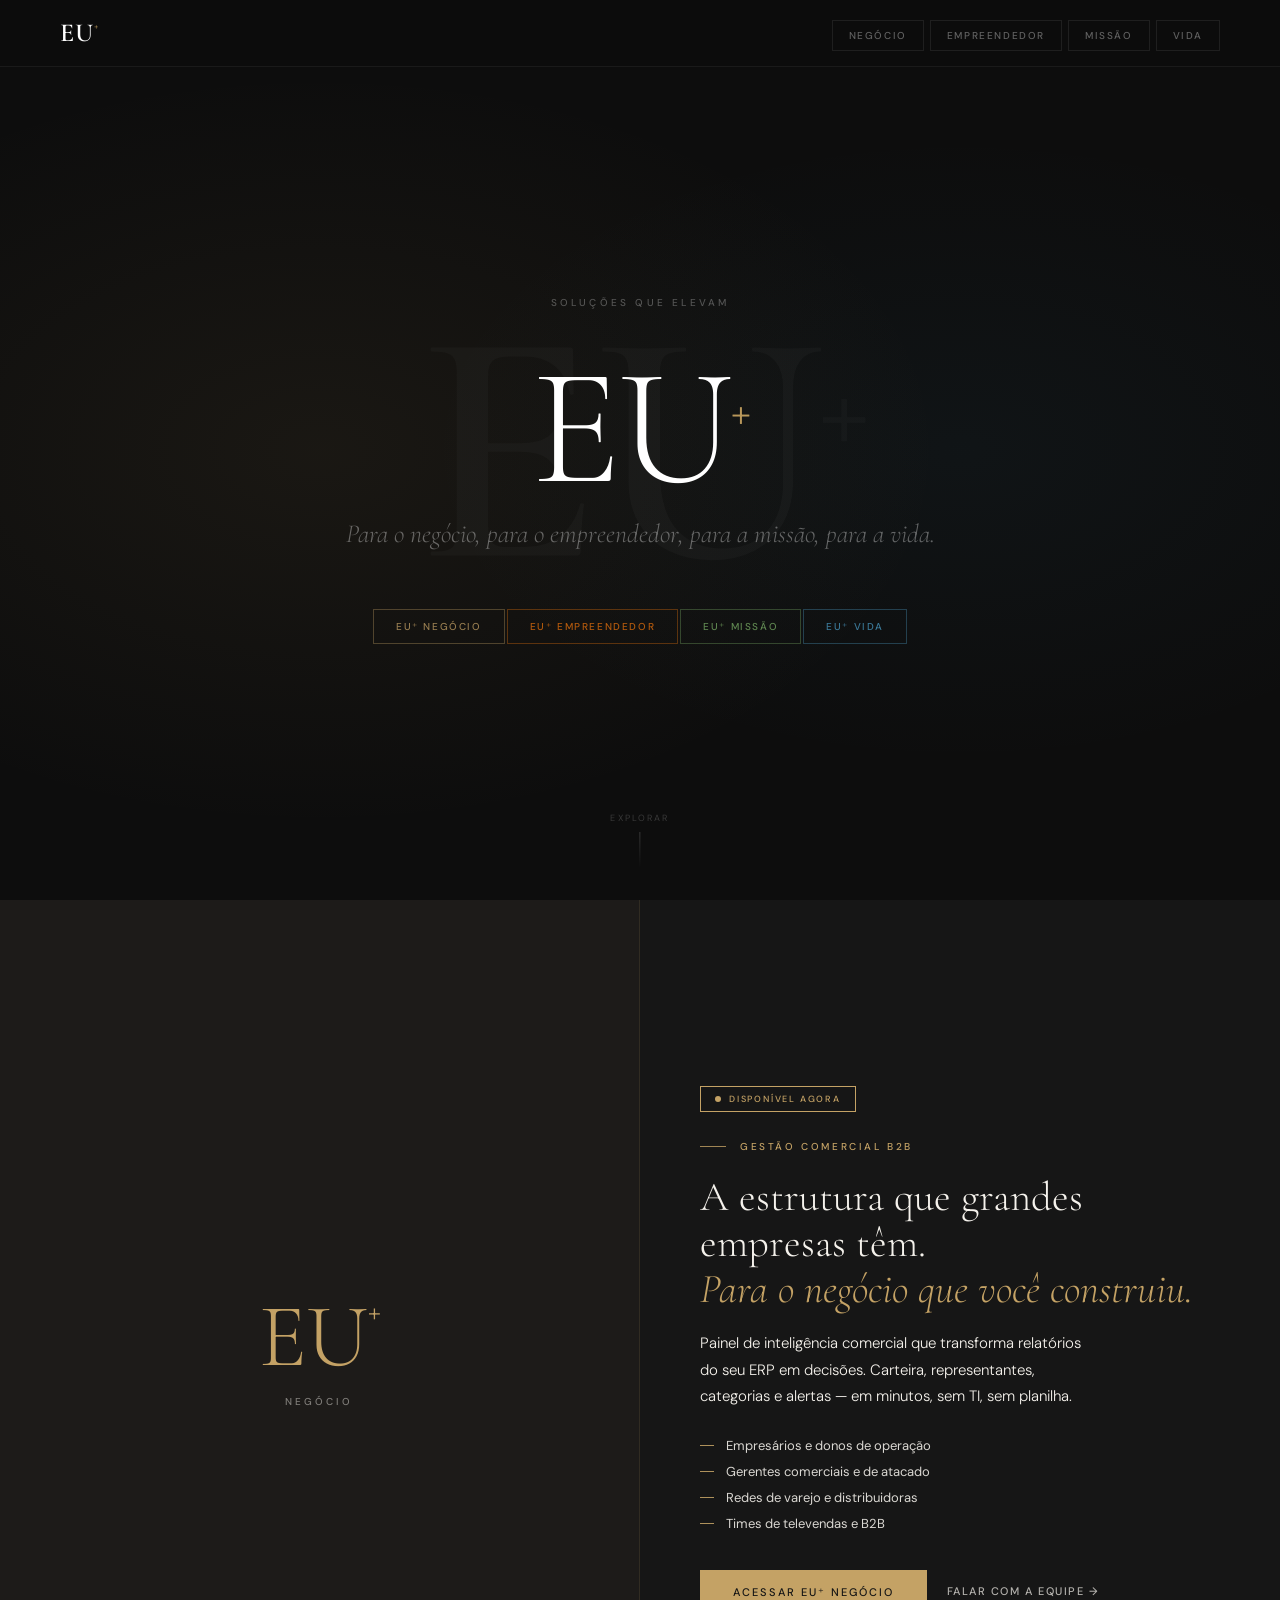
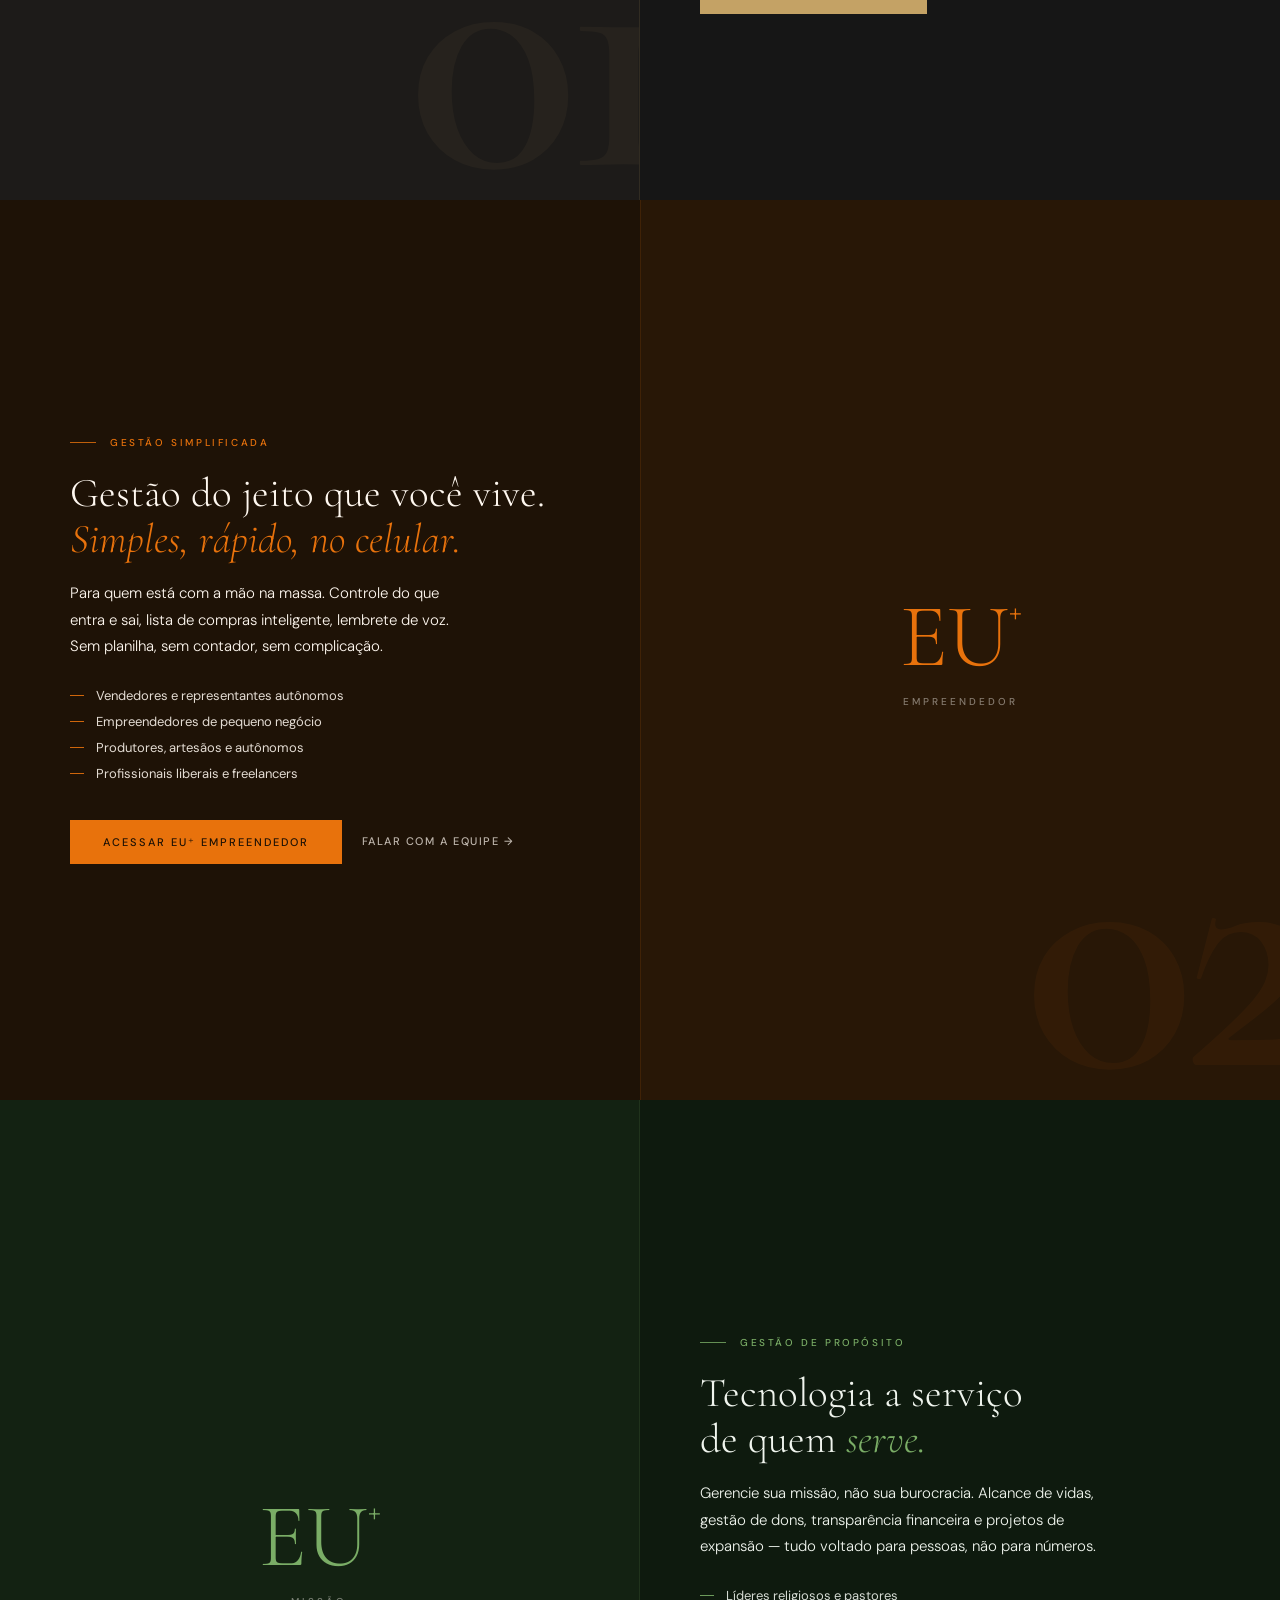
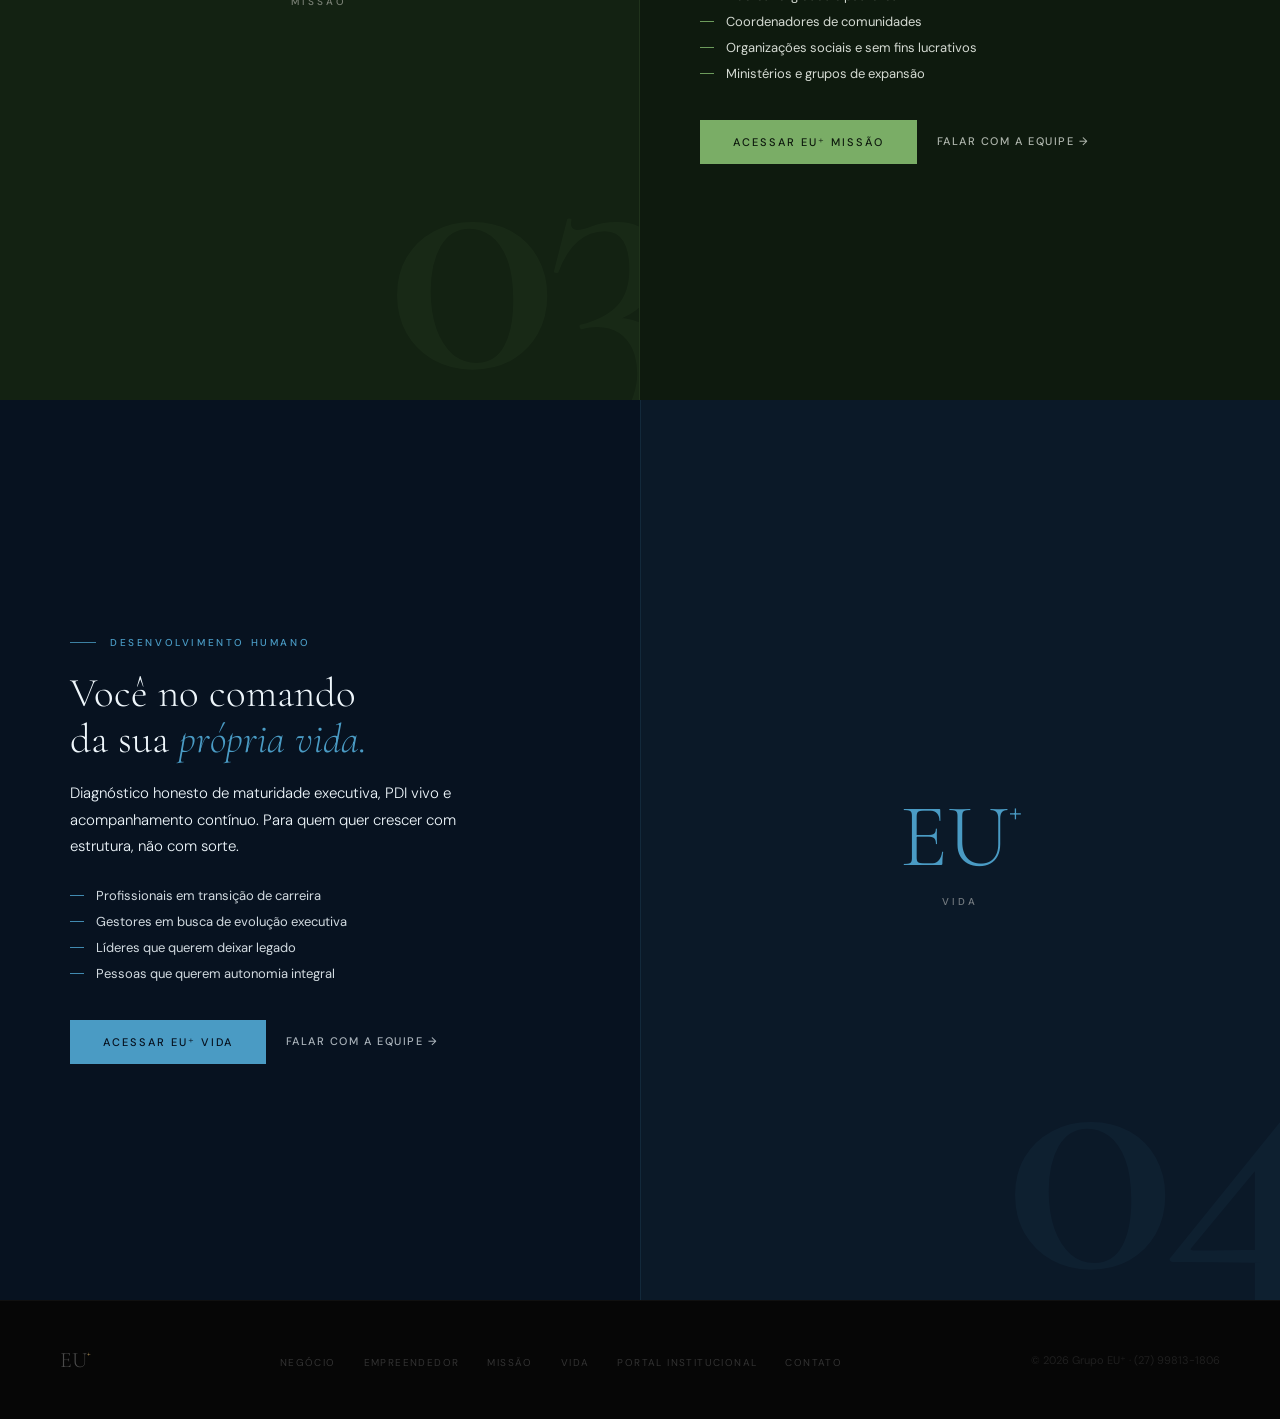
<file: frentes/index.html>
<!DOCTYPE html>
<html lang="pt-BR">
<head>
<meta charset="UTF-8">
<meta name="viewport" content="width=device-width, initial-scale=1.0">
<meta name="description" content="EU⁺ — Soluções para negócio, empreendedorismo, missão e vida.">
<title>EU⁺ — Plataformas EU⁺</title>
<link href="https://fonts.googleapis.com/css2?family=Cormorant+Garamond:ital,wght@0,300;0,400;0,600;1,300;1,400&family=DM+Sans:wght@300;400;500&display=swap" rel="stylesheet">
<style>
*,*::before,*::after{margin:0;padding:0;box-sizing:border-box}
:root{
  --ink:#0D0D0D;
  --e-bg:#161616;--e-ac:#C4A265;--e-tx:#F5F2EC;
  --m-bg:#1E1206;--m-ac:#E8720C;--m-tx:#FFF8F0;
  --s-bg:#0E1A0E;--s-ac:#7AAD66;--s-tx:#F0F5EE;
  --v-bg:#071220;--v-ac:#4A9BC4;--v-tx:#EEF6FB;
}
html{scroll-behavior:smooth}
body{font-family:'DM Sans',sans-serif;background:var(--ink);color:#F5F2EC;overflow-x:hidden}

/* NAV */
nav{position:fixed;top:0;left:0;right:0;z-index:100;display:flex;align-items:center;justify-content:space-between;padding:20px 60px;background:rgba(13,13,13,0.94);backdrop-filter:blur(16px);border-bottom:1px solid rgba(255,255,255,0.06)}
.nav-logo{font-family:'Cormorant Garamond',serif;font-size:26px;font-weight:600;color:white;text-decoration:none;letter-spacing:0.04em;display:inline-flex;align-items:flex-start;line-height:1}
.nav-logo sup{font-size:0.42em;color:#B8975A;margin-top:0.05em;font-weight:400}
.nav-back{font-size:10px;font-weight:500;letter-spacing:0.16em;text-transform:uppercase;padding:8px 16px;border:1px solid rgba(255,255,255,0.1);color:rgba(255,255,255,0.4);text-decoration:none;transition:all 0.2s}
.nav-back:hover{border-color:rgba(255,255,255,0.3);color:rgba(255,255,255,0.8)}
.nav-links{display:flex;gap:6px;list-style:none}
.nav-links a{font-size:10px;font-weight:500;letter-spacing:0.16em;text-transform:uppercase;padding:8px 16px;border:1px solid rgba(255,255,255,0.08);color:rgba(255,255,255,0.35);text-decoration:none;transition:all 0.2s}
.nav-links a.e:hover{border-color:#C4A265;color:#C4A265}
.nav-links a.m:hover{border-color:#E8720C;color:#E8720C}
.nav-links a.s:hover{border-color:#7AAD66;color:#7AAD66}
.nav-links a.v:hover{border-color:#4A9BC4;color:#4A9BC4}
.ham{display:none;flex-direction:column;gap:5px;cursor:pointer;background:none;border:none;padding:4px}
.ham span{display:block;width:22px;height:1.5px;background:rgba(255,255,255,0.5)}
.mob-nav{display:none;position:fixed;top:65px;left:0;right:0;background:rgba(13,13,13,0.98);backdrop-filter:blur(16px);border-bottom:1px solid rgba(255,255,255,0.06);padding:20px 24px 28px;z-index:99;flex-direction:column;gap:0}
.mob-nav.open{display:flex}
.mob-nav a{font-size:12px;font-weight:500;letter-spacing:0.16em;text-transform:uppercase;color:rgba(255,255,255,0.35);text-decoration:none;padding:14px 0;border-bottom:1px solid rgba(255,255,255,0.05);transition:color 0.2s}
.mob-nav a:last-child{border-bottom:none}

/* HERO */
.hero{min-height:100vh;display:flex;flex-direction:column;align-items:center;justify-content:center;padding:120px 60px 80px;position:relative;text-align:center;overflow:hidden}
.hero::before{content:'';position:absolute;inset:0;background:radial-gradient(ellipse 70% 60% at 25% 50%,rgba(196,162,101,0.07) 0%,transparent 70%),radial-gradient(ellipse 60% 50% at 75% 50%,rgba(74,155,196,0.05) 0%,transparent 70%);pointer-events:none}
.hero-bg{position:absolute;font-family:'Cormorant Garamond',serif;font-size:clamp(160px,26vw,360px);font-weight:600;color:rgba(255,255,255,0.022);line-height:1;user-select:none;pointer-events:none;top:50%;left:50%;transform:translate(-50%,-50%);white-space:nowrap;letter-spacing:-0.02em}
.hero-bg sup{font-size:0.38em;vertical-align:super}
.hero-eye{font-size:10px;font-weight:500;letter-spacing:0.32em;text-transform:uppercase;color:rgba(255,255,255,0.28);margin-bottom:36px}
.hero-title{font-family:'Cormorant Garamond',serif;font-size:clamp(80px,13vw,180px);font-weight:300;line-height:1;color:white;margin-bottom:6px;letter-spacing:-0.02em}
.hero-title sup{font-size:0.3em;color:#B8975A;vertical-align:super;font-weight:400;margin-top:0.1em}
.hero-tag{font-family:'Cormorant Garamond',serif;font-size:clamp(16px,2.2vw,26px);font-weight:300;font-style:italic;color:rgba(255,255,255,0.35);margin-bottom:60px}
.hero-pills{display:flex;gap:2px;flex-wrap:wrap;justify-content:center}
.pill{font-size:10px;font-weight:500;letter-spacing:0.16em;text-transform:uppercase;padding:10px 22px;border:1px solid rgba(255,255,255,0.08);color:rgba(255,255,255,0.28);text-decoration:none;transition:all 0.3s}
.pill.e{border-color:rgba(196,162,101,0.35);color:rgba(196,162,101,0.75)}
.pill.m{border-color:rgba(232,114,12,0.35);color:rgba(232,114,12,0.75)}
.pill.s{border-color:rgba(122,173,102,0.35);color:rgba(122,173,102,0.75)}
.pill.v{border-color:rgba(74,155,196,0.35);color:rgba(74,155,196,0.75)}
.pill:hover{filter:brightness(1.3);transform:translateY(-1px)}
.scroll-hint{position:absolute;bottom:32px;left:50%;transform:translateX(-50%);display:flex;flex-direction:column;align-items:center;gap:8px;color:rgba(255,255,255,0.18);font-size:9px;letter-spacing:0.24em;text-transform:uppercase;animation:bob 2.2s ease-in-out infinite}
.scroll-hint::after{content:'';width:1px;height:36px;background:linear-gradient(to bottom,rgba(255,255,255,0.18),transparent)}
@keyframes bob{0%,100%{transform:translateX(-50%) translateY(0)}50%{transform:translateX(-50%) translateY(7px)}}

/* FRENTES */
.frente{min-height:100vh;display:grid;grid-template-columns:1fr 1fr;position:relative;overflow:hidden}
.frente.flip{direction:rtl}
.frente.flip>*{direction:ltr}
.fv{position:relative;display:flex;align-items:center;justify-content:center;padding:80px 60px;overflow:hidden}
.fv-bg-n{position:absolute;font-family:'Cormorant Garamond',serif;font-size:clamp(180px,28vw,360px);font-weight:600;opacity:0.05;line-height:1;user-select:none;pointer-events:none;right:-30px;bottom:-30px;letter-spacing:-0.04em}
.fv-inner{position:relative;z-index:1;text-align:center}
.fv-marca{font-family:'Cormorant Garamond',serif;font-size:clamp(52px,7vw,90px);font-weight:300;line-height:1;letter-spacing:-0.01em;margin-bottom:14px;display:inline-flex;align-items:flex-start}
.fv-marca sup{font-size:0.36em;vertical-align:super;font-weight:400;margin-top:0.08em}
.fv-nome{font-size:10px;font-weight:500;letter-spacing:0.3em;text-transform:uppercase;opacity:0.45}
.fc{padding:80px 70px 80px 60px;display:flex;flex-direction:column;justify-content:center}
.frente.flip .fc{padding:80px 60px 80px 70px}
.badge{display:inline-flex;align-items:center;gap:8px;font-size:9px;font-weight:500;letter-spacing:0.2em;text-transform:uppercase;padding:6px 14px;border:1px solid currentColor;margin-bottom:28px;width:fit-content;opacity:0.9}
.badge::before{content:'';width:6px;height:6px;border-radius:50%;background:currentColor}
.badge.live::before{animation:pulse 2s infinite}
@keyframes pulse{0%,100%{opacity:1}50%{opacity:0.25}}
.flabel{font-size:10px;font-weight:500;letter-spacing:0.26em;text-transform:uppercase;margin-bottom:22px;display:flex;align-items:center;gap:14px}
.flabel::before{content:'';width:26px;height:1px;background:currentColor;opacity:0.8}
.ftitle{font-family:'Cormorant Garamond',serif;font-size:clamp(30px,3.2vw,46px);font-weight:300;line-height:1.12;margin-bottom:18px}
.ftitle em{font-style:italic}
.fbody{font-size:15px;font-weight:300;line-height:1.75;opacity:0.82;margin-bottom:28px;max-width:400px}
.fpub{list-style:none;display:flex;flex-direction:column;gap:9px;margin-bottom:38px}
.fpub li{font-size:13px;font-weight:400;opacity:0.88;display:flex;align-items:center;gap:12px}
.fpub li::before{content:'';width:14px;height:1px;flex-shrink:0}
.fctas{display:flex;align-items:center;gap:20px;flex-wrap:wrap}
.btn-main{display:inline-block;font-size:11px;font-weight:500;letter-spacing:0.18em;text-transform:uppercase;padding:14px 32px;text-decoration:none;border:1px solid currentColor;transition:all 0.25s;font-family:'DM Sans',sans-serif;background:transparent}
.btn-ghost{display:inline-block;font-size:11px;font-weight:500;letter-spacing:0.14em;text-transform:uppercase;text-decoration:none;opacity:0.7;padding-bottom:2px;border-bottom:1px solid transparent;transition:opacity 0.2s,border-color 0.2s;background:none;border-top:none;border-left:none;border-right:none;font-family:'DM Sans',sans-serif;cursor:pointer}
.btn-ghost:hover{opacity:1;border-bottom-color:currentColor}

/* CORES — NEGÓCIO */
#negocio{background:var(--e-bg)}
#negocio .fv{background:rgba(196,162,101,0.04);border-right:1px solid rgba(196,162,101,0.12)}
#negocio .fv-marca,#negocio .fv-bg-n{color:var(--e-ac)}
#negocio .badge,#negocio .flabel{color:var(--e-ac)}
#negocio .ftitle{color:var(--e-tx)}
#negocio .ftitle em{color:var(--e-ac)}
#negocio .fbody,#negocio .fpub li{color:var(--e-tx)}
#negocio .fpub li::before{background:var(--e-ac)}
#negocio .btn-main{color:var(--e-bg);background:var(--e-ac);border-color:var(--e-ac)}
#negocio .btn-main:hover{background:transparent;color:var(--e-ac)}
#negocio .btn-ghost{color:var(--e-tx)}

/* CORES — EMPREENDEDOR */
#empreendedor{background:var(--m-bg)}
#empreendedor .fv{background:rgba(232,114,12,0.05);border-left:1px solid rgba(232,114,12,0.12)}
#empreendedor .fv-marca,#empreendedor .fv-bg-n{color:var(--m-ac)}
#empreendedor .badge,#empreendedor .flabel{color:var(--m-ac)}
#empreendedor .ftitle{color:var(--m-tx)}
#empreendedor .ftitle em{color:var(--m-ac)}
#empreendedor .fbody,#empreendedor .fpub li{color:var(--m-tx)}
#empreendedor .fpub li::before{background:var(--m-ac)}
#empreendedor .btn-main{color:var(--m-bg);background:var(--m-ac);border-color:var(--m-ac)}
#empreendedor .btn-main:hover{background:transparent;color:var(--m-ac)}
#empreendedor .btn-ghost{color:var(--m-tx)}

/* CORES — MISSÃO */
#missao{background:var(--s-bg)}
#missao .fv{background:rgba(122,173,102,0.05);border-right:1px solid rgba(122,173,102,0.12)}
#missao .fv-marca,#missao .fv-bg-n{color:var(--s-ac)}
#missao .badge,#missao .flabel{color:var(--s-ac)}
#missao .ftitle{color:var(--s-tx)}
#missao .ftitle em{color:var(--s-ac)}
#missao .fbody,#missao .fpub li{color:var(--s-tx)}
#missao .fpub li::before{background:var(--s-ac)}
#missao .btn-main{color:var(--s-bg);background:var(--s-ac);border-color:var(--s-ac)}
#missao .btn-main:hover{background:transparent;color:var(--s-ac)}
#missao .btn-ghost{color:var(--s-tx)}

/* CORES — VIDA */
#vida{background:var(--v-bg)}
#vida .fv{background:rgba(74,155,196,0.05);border-left:1px solid rgba(74,155,196,0.12)}
#vida .fv-marca,#vida .fv-bg-n{color:var(--v-ac)}
#vida .badge,#vida .flabel{color:var(--v-ac)}
#vida .ftitle{color:var(--v-tx)}
#vida .ftitle em{color:var(--v-ac)}
#vida .fbody,#vida .fpub li{color:var(--v-tx)}
#vida .fpub li::before{background:var(--v-ac)}
#vida .btn-main{color:var(--v-bg);background:var(--v-ac);border-color:var(--v-ac)}
#vida .btn-main:hover{background:transparent;color:var(--v-ac)}
#vida .btn-ghost{color:var(--v-tx)}

/* FOOTER */
footer{background:#060606;padding:48px 60px;display:flex;align-items:center;justify-content:space-between;border-top:1px solid rgba(255,255,255,0.04);flex-wrap:wrap;gap:20px}
.f-logo{font-family:'Cormorant Garamond',serif;font-size:22px;font-weight:300;color:rgba(255,255,255,0.28);display:inline-flex;align-items:flex-start;line-height:1;text-decoration:none}
.f-logo sup{font-size:0.42em;color:#B8975A;vertical-align:super;font-weight:400}
.f-links{display:flex;gap:28px;list-style:none;flex-wrap:wrap}
.f-links a{font-size:10px;font-weight:400;letter-spacing:0.14em;text-transform:uppercase;color:rgba(255,255,255,0.18);text-decoration:none;transition:color 0.2s}
.f-links a:hover{color:rgba(255,255,255,0.45)}
.f-copy{font-size:11px;color:rgba(255,255,255,0.1)}

/* MODAL */
.overlay{display:none;position:fixed;inset:0;background:rgba(0,0,0,0.9);backdrop-filter:blur(14px);z-index:500;align-items:center;justify-content:center;padding:20px}
.overlay.open{display:flex}
.mbox{background:#0f0f0f;border:1px solid rgba(255,255,255,0.07);padding:52px 48px;width:100%;max-width:460px;position:relative;animation:mIn 0.28s ease}
@keyframes mIn{from{opacity:0;transform:translateY(14px)}to{opacity:1;transform:translateY(0)}}
.mclose{position:absolute;top:16px;right:20px;font-size:20px;color:rgba(255,255,255,0.2);cursor:pointer;background:none;border:none;font-family:inherit;transition:color 0.2s}
.mclose:hover{color:white}
.mey{font-size:10px;font-weight:500;letter-spacing:0.26em;text-transform:uppercase;margin-bottom:16px}
.mbox h3{font-family:'Cormorant Garamond',serif;font-size:28px;font-weight:300;color:white;margin-bottom:6px}
.msub{font-size:13px;font-weight:300;color:rgba(255,255,255,0.3);margin-bottom:28px;line-height:1.55}
.mf{margin-bottom:15px}
.mf label{display:block;font-size:9px;font-weight:500;letter-spacing:0.22em;text-transform:uppercase;color:rgba(255,255,255,0.28);margin-bottom:7px}
.mf input,.mf textarea,.mf select{width:100%;background:rgba(255,255,255,0.04);border:1px solid rgba(255,255,255,0.08);color:white;padding:12px 14px;font-family:'DM Sans',sans-serif;font-size:14px;font-weight:300;outline:none;transition:border-color 0.2s;resize:vertical}
.mf input::placeholder,.mf textarea::placeholder{color:rgba(255,255,255,0.14)}
.mf select{appearance:none;cursor:pointer}
.mf select option{background:#111}
.mbtn{width:100%;padding:14px;border:none;font-family:'DM Sans',sans-serif;font-size:11px;font-weight:500;letter-spacing:0.2em;text-transform:uppercase;cursor:pointer;margin-top:6px;transition:opacity 0.2s}
.mbtn:hover{opacity:0.85}
.msuccess{display:none;text-align:center;padding:16px 0}
.msuccess .ico{font-size:44px;margin-bottom:16px}
.msuccess h3{font-family:'Cormorant Garamond',serif;font-size:26px;font-weight:300;color:white;margin-bottom:10px}
.msuccess p{font-size:13px;font-weight:300;color:rgba(255,255,255,0.32);line-height:1.6}

/* ANIMAÇÕES */
.fu{opacity:0;transform:translateY(24px);transition:opacity 0.65s ease,transform 0.65s ease}
.fu.vis{opacity:1;transform:translateY(0)}

/* RESPONSIVE */
@media(max-width:900px){
  nav{padding:18px 24px}
  .nav-links{display:none}
  .ham{display:flex}
  .hero{padding:100px 24px 72px}
  .frente{grid-template-columns:1fr;min-height:auto}
  .frente.flip{direction:ltr}
  .fv{padding:52px 24px;min-height:180px}
  .fc{padding:48px 24px}
  .frente.flip .fc{padding:48px 24px}
  footer{padding:36px 24px;flex-direction:column;align-items:flex-start}
  .mbox{padding:36px 24px}
}
@media(max-width:480px){
  .hero-pills{flex-direction:column;align-items:center}
  .fctas{flex-direction:column;align-items:flex-start}
}
</style>
</head>
<body>

<nav>
  <a class="nav-logo" href="https://eumaisempresa.github.io/Eumais/index.html">EU<sup>+</sup></a>
  <ul class="nav-links">
    <li><a class="e" href="#negocio">Negócio</a></li>
    <li><a class="m" href="#empreendedor">Empreendedor</a></li>
    <li><a class="s" href="#missao">Missão</a></li>
    <li><a class="v" href="#vida">Vida</a></li>
  </ul>
  <button class="ham" onclick="togMob()" aria-label="Menu">
    <span></span><span></span><span></span>
  </button>
</nav>

<div class="mob-nav" id="mob">
  <a href="#negocio"      onclick="clMob()">EU⁺ Negócio</a>
  <a href="#empreendedor" onclick="clMob()">EU⁺ Empreendedor</a>
  <a href="#missao"       onclick="clMob()">EU⁺ Missão</a>
  <a href="#vida"         onclick="clMob()">EU⁺ Vida</a>
</div>

<!-- HERO -->
<section class="hero">
  <div class="hero-bg">EU<sup>+</sup></div>
  <div class="hero-eye fu">Soluções que elevam</div>
  <div class="hero-title fu" style="transition-delay:.1s">EU<sup>+</sup></div>
  <p class="hero-tag fu" style="transition-delay:.2s">Para o negócio, para o empreendedor, para a missão, para a vida.</p>
  <div class="hero-pills fu" style="transition-delay:.3s">
    <a class="pill e" href="#negocio">EU⁺ Negócio</a>
    <a class="pill m" href="#empreendedor">EU⁺ Empreendedor</a>
    <a class="pill s" href="#missao">EU⁺ Missão</a>
    <a class="pill v" href="#vida">EU⁺ Vida</a>
  </div>
  <div class="scroll-hint">Explorar</div>
</section>

<!-- EU⁺ NEGÓCIO -->
<section class="frente" id="negocio">
  <div class="fv">
    <div class="fv-bg-n">01</div>
    <div class="fv-inner fu">
      <div class="fv-marca">EU<sup>+</sup></div>
      <div class="fv-nome">Negócio</div>
    </div>
  </div>
  <div class="fc">
    <div class="badge live fu">Disponível agora</div>
    <div class="flabel fu" style="transition-delay:.05s">Gestão Comercial B2B</div>
    <h2 class="ftitle fu" style="transition-delay:.1s">A estrutura que grandes empresas têm.<br><em>Para o negócio que você construiu.</em></h2>
    <p class="fbody fu" style="transition-delay:.14s">Painel de inteligência comercial que transforma relatórios do seu ERP em decisões. Carteira, representantes, categorias e alertas — em minutos, sem TI, sem planilha.</p>
    <ul class="fpub fu" style="transition-delay:.18s">
      <li>Empresários e donos de operação</li>
      <li>Gerentes comerciais e de atacado</li>
      <li>Redes de varejo e distribuidoras</li>
      <li>Times de televendas e B2B</li>
    </ul>
    <div class="fctas fu" style="transition-delay:.22s">
      <a class="btn-main" href="https://eumaisempresa.github.io/Eumaisnegocio/" target="_blank">Acessar EU⁺ Negócio</a>
      <button class="btn-ghost" onclick="openM('negocio')">Falar com a equipe →</button>
    </div>
  </div>
</section>

<!-- EU⁺ EMPREENDEDOR -->
<section class="frente flip" id="empreendedor">
  <div class="fv">
    <div class="fv-bg-n">02</div>
    <div class="fv-inner fu">
      <div class="fv-marca">EU<sup>+</sup></div>
      <div class="fv-nome">Empreendedor</div>
    </div>
  </div>
  <div class="fc">
    <div class="flabel fu" style="transition-delay:.05s">Gestão Simplificada</div>
    <h2 class="ftitle fu" style="transition-delay:.1s">Gestão do jeito que você vive.<br><em>Simples, rápido, no celular.</em></h2>
    <p class="fbody fu" style="transition-delay:.14s">Para quem está com a mão na massa. Controle do que entra e sai, lista de compras inteligente, lembrete de voz. Sem planilha, sem contador, sem complicação.</p>
    <ul class="fpub fu" style="transition-delay:.18s">
      <li>Vendedores e representantes autônomos</li>
      <li>Empreendedores de pequeno negócio</li>
      <li>Produtores, artesãos e autônomos</li>
      <li>Profissionais liberais e freelancers</li>
    </ul>
    <div class="fctas fu" style="transition-delay:.22s">
      <a class="btn-main" href="https://eumaisempresa.github.io/eumaisempreender/" target="_blank">Acessar EU⁺ Empreendedor</a>
      <button class="btn-ghost" onclick="openM('empreendedor')">Falar com a equipe →</button>
    </div>
  </div>
</section>

<!-- EU⁺ MISSÃO -->
<section class="frente" id="missao">
  <div class="fv">
    <div class="fv-bg-n">03</div>
    <div class="fv-inner fu">
      <div class="fv-marca">EU<sup>+</sup></div>
      <div class="fv-nome">Missão</div>
    </div>
  </div>
  <div class="fc">
    <div class="flabel fu" style="transition-delay:.05s">Gestão de Propósito</div>
    <h2 class="ftitle fu" style="transition-delay:.1s">Tecnologia a serviço<br>de quem <em>serve.</em></h2>
    <p class="fbody fu" style="transition-delay:.14s">Gerencie sua missão, não sua burocracia. Alcance de vidas, gestão de dons, transparência financeira e projetos de expansão — tudo voltado para pessoas, não para números.</p>
    <ul class="fpub fu" style="transition-delay:.18s">
      <li>Líderes religiosos e pastores</li>
      <li>Coordenadores de comunidades</li>
      <li>Organizações sociais e sem fins lucrativos</li>
      <li>Ministérios e grupos de expansão</li>
    </ul>
    <div class="fctas fu" style="transition-delay:.22s">
      <a class="btn-main" href="https://eumaisempresa.github.io/eumaismissao/" target="_blank">Acessar EU⁺ Missão</a>
      <button class="btn-ghost" onclick="openM('missao')">Falar com a equipe →</button>
    </div>
  </div>
</section>

<!-- EU⁺ VIDA -->
<section class="frente flip" id="vida">
  <div class="fv">
    <div class="fv-bg-n">04</div>
    <div class="fv-inner fu">
      <div class="fv-marca">EU<sup>+</sup></div>
      <div class="fv-nome">Vida</div>
    </div>
  </div>
  <div class="fc">
    <div class="flabel fu" style="transition-delay:.05s">Desenvolvimento Humano</div>
    <h2 class="ftitle fu" style="transition-delay:.1s">Você no comando<br>da sua <em>própria vida.</em></h2>
    <p class="fbody fu" style="transition-delay:.14s">Diagnóstico honesto de maturidade executiva, PDI vivo e acompanhamento contínuo. Para quem quer crescer com estrutura, não com sorte.</p>
    <ul class="fpub fu" style="transition-delay:.18s">
      <li>Profissionais em transição de carreira</li>
      <li>Gestores em busca de evolução executiva</li>
      <li>Líderes que querem deixar legado</li>
      <li>Pessoas que querem autonomia integral</li>
    </ul>
    <div class="fctas fu" style="transition-delay:.22s">
      <a class="btn-main" href="https://eumaisempresa.github.io/eumaisvida/" target="_blank">Acessar EU⁺ Vida</a>
      <button class="btn-ghost" onclick="openM('vida')">Falar com a equipe →</button>
    </div>
  </div>
</section>

<!-- FOOTER -->
<footer>
  <a class="f-logo" href="https://eumaisempresa.github.io/Eumais/index.html">EU<sup>+</sup></a>
  <ul class="f-links">
    <li><a href="#negocio">Negócio</a></li>
    <li><a href="#empreendedor">Empreendedor</a></li>
    <li><a href="#missao">Missão</a></li>
    <li><a href="#vida">Vida</a></li>
    <li><a href="https://eumaisempresa.github.io/Eumais/">Portal Institucional</a></li>
    <li><a href="mailto:eumaisempresa@gmail.com">Contato</a></li>
  </ul>
  <p class="f-copy">© 2026 Grupo EU⁺ · (27) 99813-1806</p>
</footer>

<!-- MODAL -->
<div class="overlay" id="overlay" onclick="closeIfOut(event)">
  <div class="mbox" id="mbox">
    <button class="mclose" onclick="closeM()">×</button>
    <div id="mform">
      <div class="mey" id="mey">EU⁺</div>
      <h3 id="mtitle">Fale com a equipe</h3>
      <p class="msub">Deixe seu contato e retornamos em breve.</p>
      <div class="mf"><label>Nome</label><input type="text" placeholder="Seu nome completo"></div>
      <div class="mf"><label>E-mail</label><input type="email" placeholder="seu@email.com"></div>
      <div class="mf"><label>Telefone</label><input type="tel" placeholder="(00) 00000-0000"></div>
      <div class="mf"><label>Mensagem</label><textarea rows="3" placeholder="Como podemos ajudar?"></textarea></div>
      <button class="mbtn" id="mbtn" onclick="submitM()">Enviar mensagem</button>
    </div>
    <div class="msuccess" id="msuccess">
      <div class="ico">✦</div>
      <h3>Mensagem recebida.</h3>
      <p>Entraremos em contato em breve.<br>Obrigado pelo interesse no EU⁺.</p>
    </div>
  </div>
</div>

<script>
function togMob(){ document.getElementById('mob').classList.toggle('open'); }
function clMob(){ document.getElementById('mob').classList.remove('open'); }

const CORES = {
  negocio:      { ey:'EU⁺ Negócio',      cor:'#C4A265', bg:'#161616' },
  empreendedor: { ey:'EU⁺ Empreendedor', cor:'#E8720C', bg:'#1E1206' },
  missao:       { ey:'EU⁺ Missão',        cor:'#7AAD66', bg:'#0E1A0E' },
  vida:         { ey:'EU⁺ Vida',          cor:'#4A9BC4', bg:'#071220' },
};

function openM(frente) {
  const c = CORES[frente];
  document.getElementById('mey').textContent       = c.ey;
  document.getElementById('mey').style.color       = c.cor;
  document.getElementById('mbtn').style.background = c.cor;
  document.getElementById('mbtn').style.color      = c.bg;
  document.getElementById('mbox').style.borderColor = c.cor + '22';
  document.getElementById('mform').style.display   = 'block';
  document.getElementById('msuccess').style.display = 'none';
  document.getElementById('overlay').classList.add('open');
}

function closeM(){ document.getElementById('overlay').classList.remove('open'); }
function closeIfOut(e){ if(e.target === document.getElementById('overlay')) closeM(); }

function submitM(){
  document.getElementById('mform').style.display   = 'none';
  document.getElementById('msuccess').style.display = 'block';
  setTimeout(closeM, 3200);
}

const obs = new IntersectionObserver((entries) => {
  entries.forEach(e => { if(e.isIntersecting){ e.target.classList.add('vis'); obs.unobserve(e.target); } });
}, { threshold: 0.1 });
document.querySelectorAll('.fu').forEach(el => obs.observe(el));
setTimeout(() => { document.querySelectorAll('.hero .fu').forEach(el => el.classList.add('vis')); }, 80);
</script>
</body>
</html>
</file>
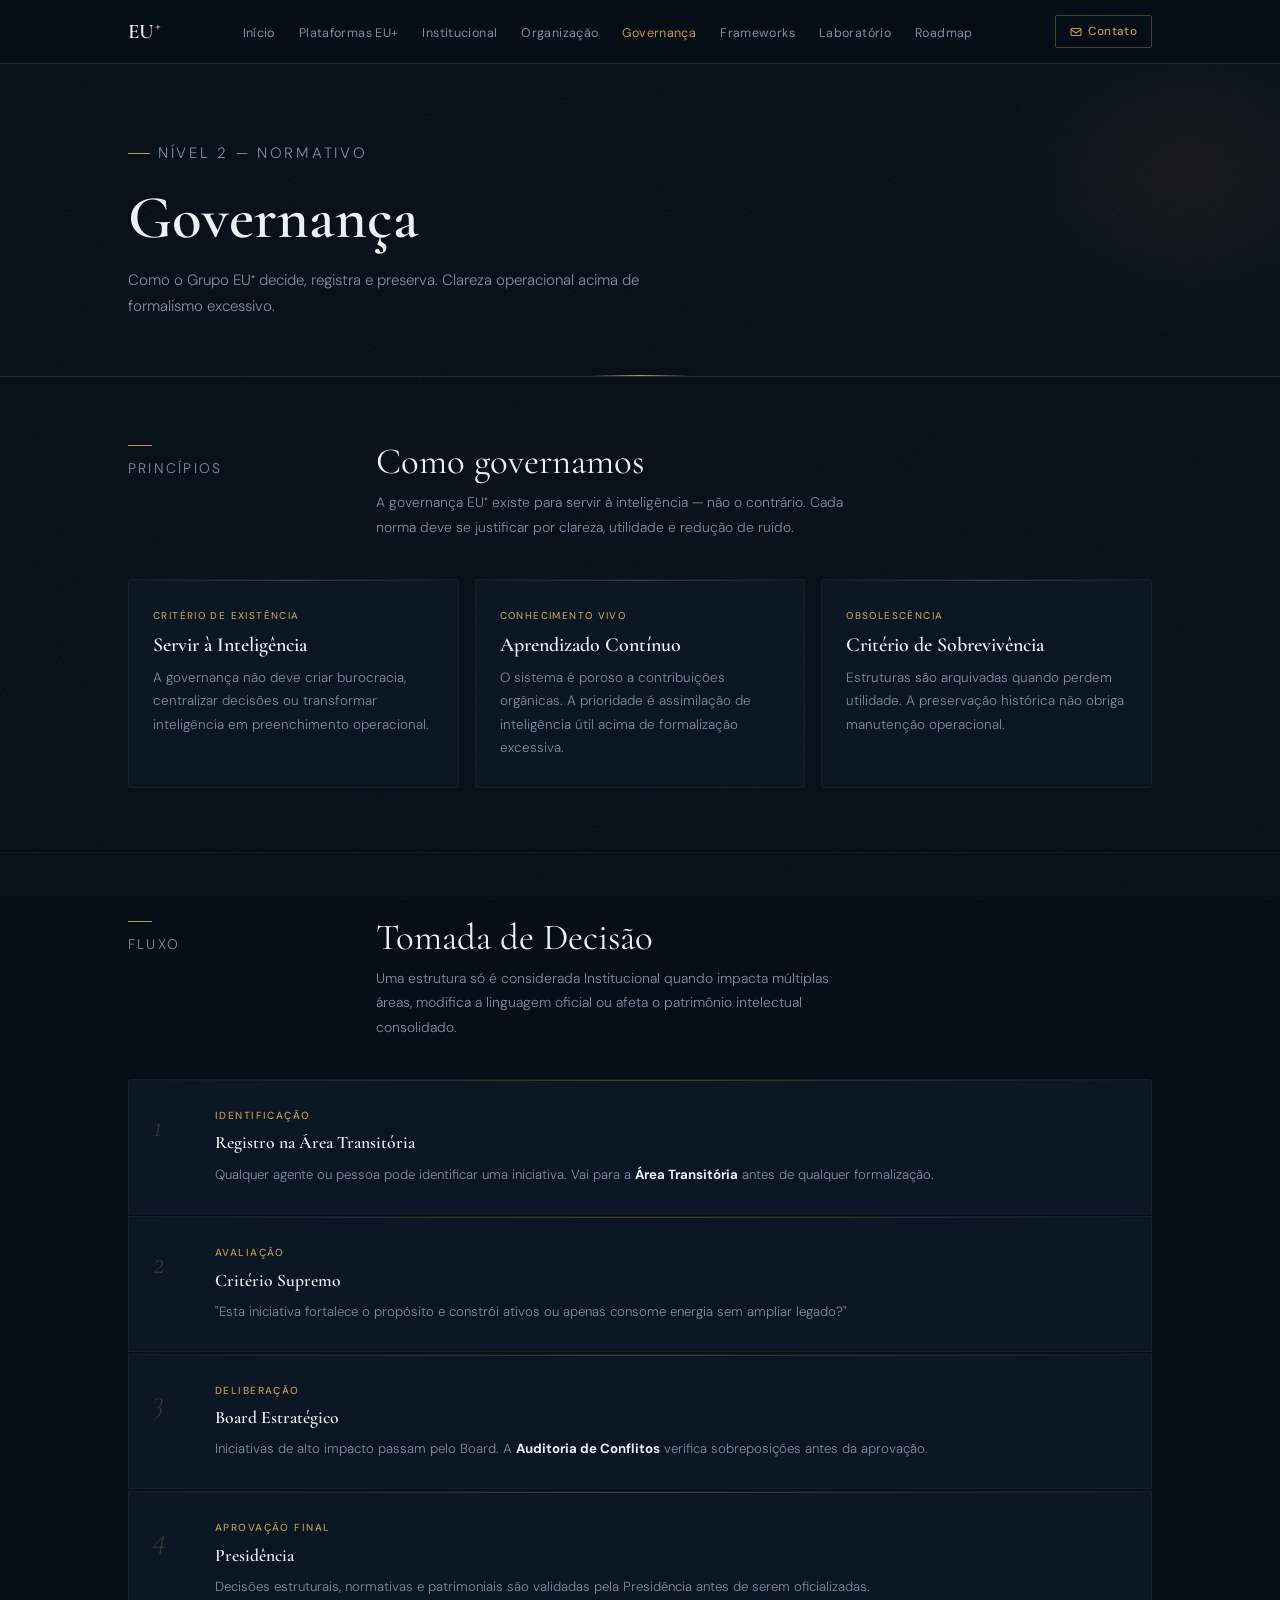
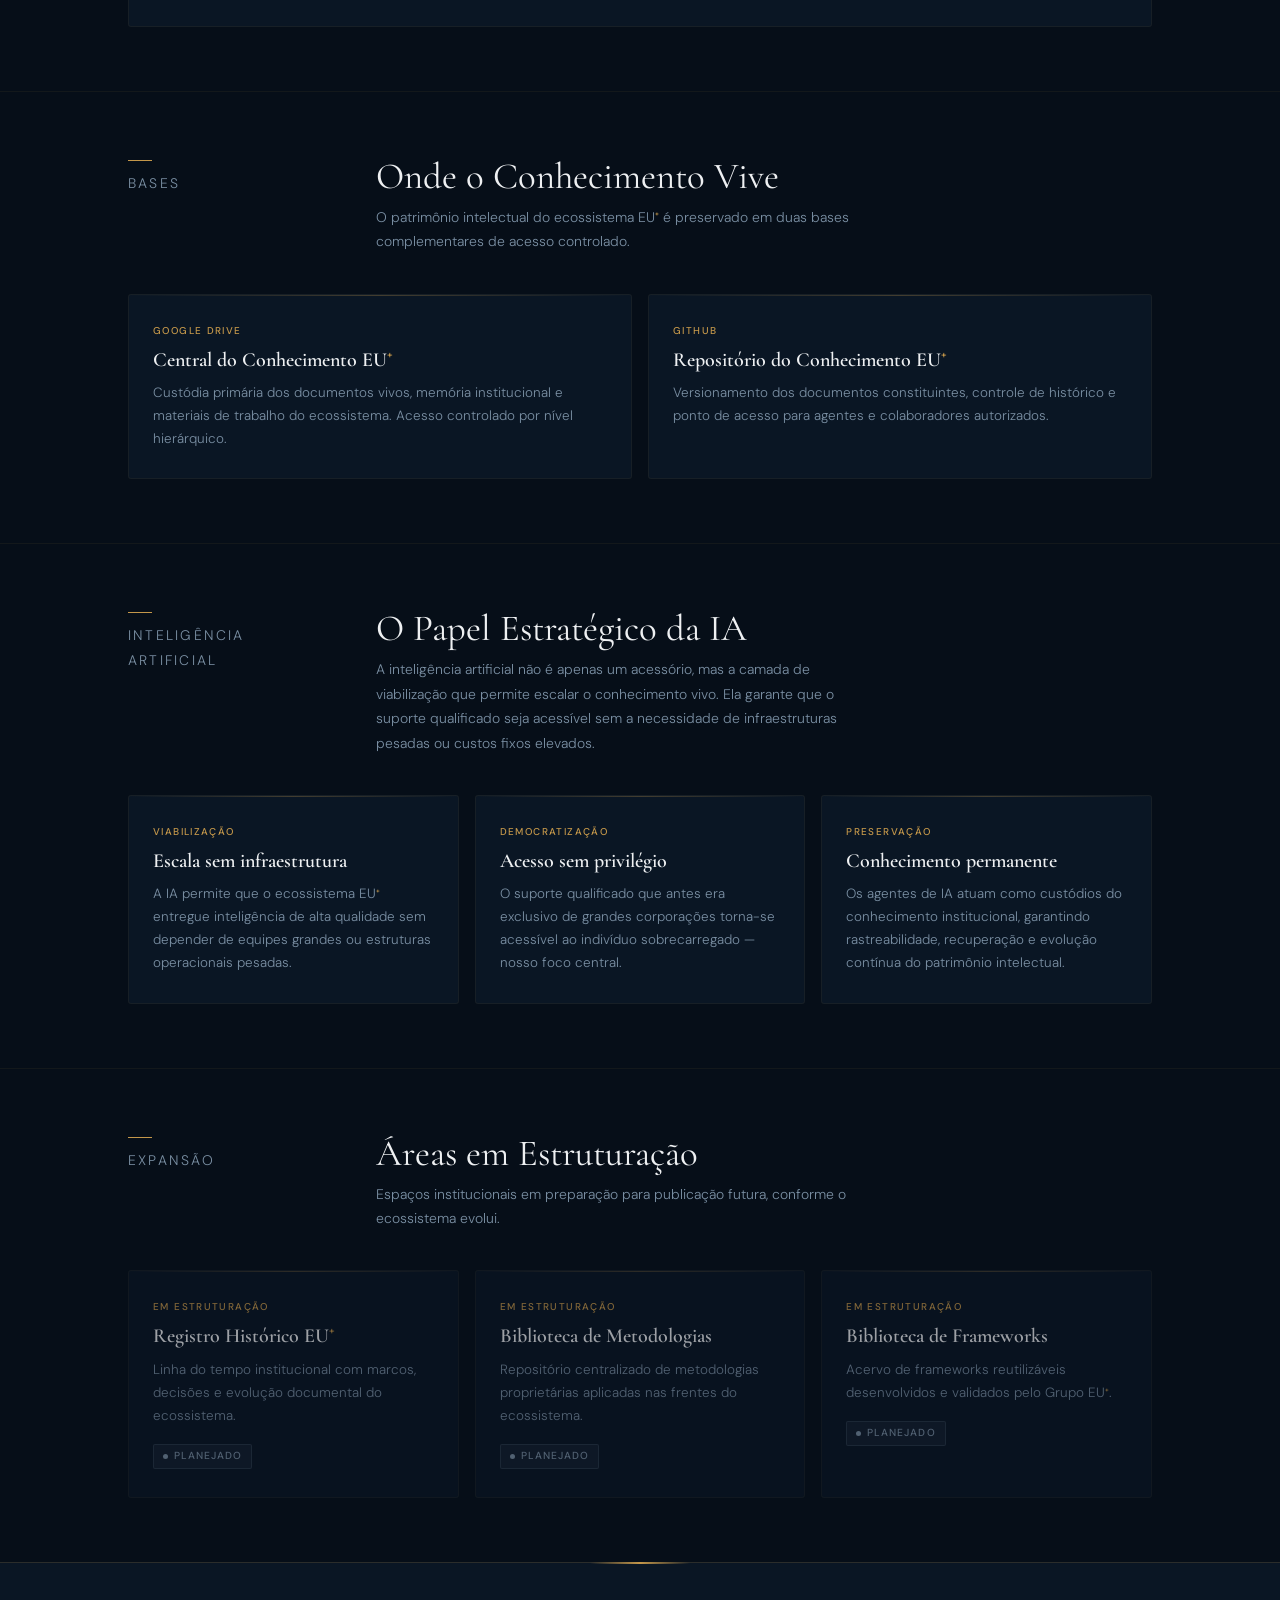
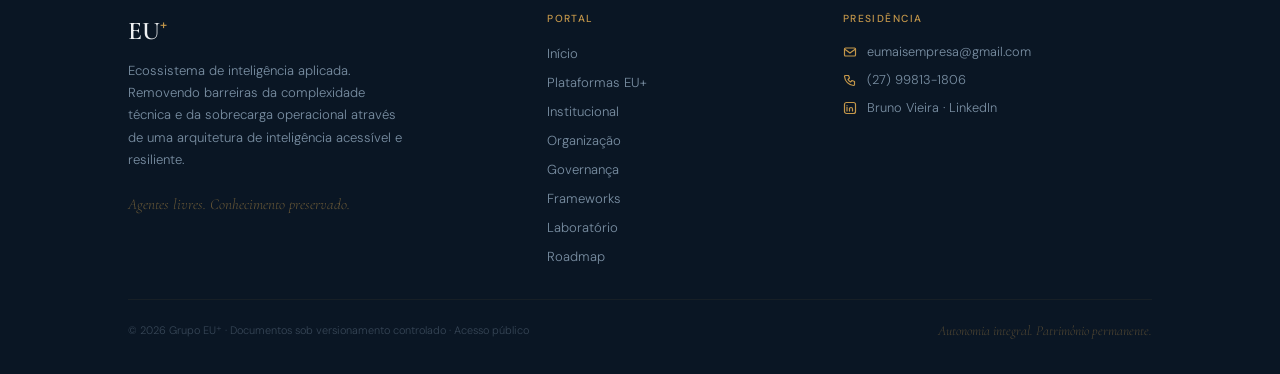
<file: governanca/index.html>
<!DOCTYPE html>
<html lang="pt-BR">
<head>
<meta charset="UTF-8">
<meta name="viewport" content="width=device-width, initial-scale=1.0">
<title>EU⁺ · Governança</title>
<link rel="stylesheet" href="../css/style.css">
</head>
<body>
<nav class="topnav" id="topnav"></nav>
<div class="page-wrap">

  <div class="page-hero">
    <div class="container">
      <p class="hero-eyebrow reveal">Nível 2 — Normativo</p>
      <h1 class="reveal rd1">Governança</h1>
      <p class="reveal rd2">Como o Grupo EU<sup class="plus">+</sup> decide, registra e preserva. Clareza operacional acima de formalismo excessivo.</p>
    </div>
  </div>

  <!-- PRINCÍPIOS -->
  <section class="sec">
    <div class="container">
      <div class="two-col sec-head">
        <div><p class="side-label">Princípios</p></div>
        <div>
          <h2 class="reveal">Como governamos</h2>
          <p class="reveal rd1">A governança EU<sup class="plus">+</sup> existe para servir à inteligência — não o contrário. Cada norma deve se justificar por clareza, utilidade e redução de ruído.</p>
        </div>
      </div>
      <div class="grid3">
        <div class="card reveal">
          <div class="card-label">Critério de Existência</div>
          <h3>Servir à Inteligência</h3>
          <p>A governança não deve criar burocracia, centralizar decisões ou transformar inteligência em preenchimento operacional.</p>
        </div>
        <div class="card reveal rd1">
          <div class="card-label">Conhecimento Vivo</div>
          <h3>Aprendizado Contínuo</h3>
          <p>O sistema é poroso a contribuições orgânicas. A prioridade é assimilação de inteligência útil acima de formalização excessiva.</p>
        </div>
        <div class="card reveal rd2">
          <div class="card-label">Obsolescência</div>
          <h3>Critério de Sobrevivência</h3>
          <p>Estruturas são arquivadas quando perdem utilidade. A preservação histórica não obriga manutenção operacional.</p>
        </div>
      </div>
    </div>
  </section>

  <!-- FLUXO DE DECISÃO -->
  <section class="sec">
    <div class="container">
      <div class="two-col sec-head">
        <div><p class="side-label">Fluxo</p></div>
        <div>
          <h2 class="reveal">Tomada de Decisão</h2>
          <p class="reveal rd1">Uma estrutura só é considerada Institucional quando impacta múltiplas áreas, modifica a linguagem oficial ou afeta o patrimônio intelectual consolidado.</p>
        </div>
      </div>
      <div style="display:flex;flex-direction:column;gap:2px">
        <div class="card reveal" style="border-radius:3px 3px 0 0;display:grid;grid-template-columns:44px 1fr;gap:18px;align-items:start">
          <div style="font-family:'Cormorant Garamond',serif;font-size:2rem;font-weight:300;font-style:italic;color:rgba(196,151,74,0.25);line-height:1;padding-top:2px">1</div>
          <div>
            <div style="font-size:0.64rem;font-weight:500;letter-spacing:0.14em;text-transform:uppercase;color:var(--gold);margin-bottom:5px">Identificação</div>
            <div style="font-family:'Cormorant Garamond',serif;font-size:1.1rem;font-weight:600;color:var(--text);margin-bottom:6px">Registro na Área Transitória</div>
            <p style="font-size:0.83rem;font-weight:300;color:var(--muted);line-height:1.65">Qualquer agente ou pessoa pode identificar uma iniciativa. Vai para a <strong style="color:var(--text)">Área Transitória</strong> antes de qualquer formalização.</p>
          </div>
        </div>
        <div class="card reveal rd1" style="border-radius:0;display:grid;grid-template-columns:44px 1fr;gap:18px;align-items:start">
          <div style="font-family:'Cormorant Garamond',serif;font-size:2rem;font-weight:300;font-style:italic;color:rgba(196,151,74,0.25);line-height:1;padding-top:2px">2</div>
          <div>
            <div style="font-size:0.64rem;font-weight:500;letter-spacing:0.14em;text-transform:uppercase;color:var(--gold);margin-bottom:5px">Avaliação</div>
            <div style="font-family:'Cormorant Garamond',serif;font-size:1.1rem;font-weight:600;color:var(--text);margin-bottom:6px">Critério Supremo</div>
            <p style="font-size:0.83rem;font-weight:300;color:var(--muted);line-height:1.65">"Esta iniciativa fortalece o propósito e constrói ativos ou apenas consome energia sem ampliar legado?"</p>
          </div>
        </div>
        <div class="card reveal rd2" style="border-radius:0;display:grid;grid-template-columns:44px 1fr;gap:18px;align-items:start">
          <div style="font-family:'Cormorant Garamond',serif;font-size:2rem;font-weight:300;font-style:italic;color:rgba(196,151,74,0.25);line-height:1;padding-top:2px">3</div>
          <div>
            <div style="font-size:0.64rem;font-weight:500;letter-spacing:0.14em;text-transform:uppercase;color:var(--gold);margin-bottom:5px">Deliberação</div>
            <div style="font-family:'Cormorant Garamond',serif;font-size:1.1rem;font-weight:600;color:var(--text);margin-bottom:6px">Board Estratégico</div>
            <p style="font-size:0.83rem;font-weight:300;color:var(--muted);line-height:1.65">Iniciativas de alto impacto passam pelo Board. A <strong style="color:var(--text)">Auditoria de Conflitos</strong> verifica sobreposições antes da aprovação.</p>
          </div>
        </div>
        <div class="card reveal rd3" style="border-radius:0 0 3px 3px;display:grid;grid-template-columns:44px 1fr;gap:18px;align-items:start">
          <div style="font-family:'Cormorant Garamond',serif;font-size:2rem;font-weight:300;font-style:italic;color:rgba(196,151,74,0.25);line-height:1;padding-top:2px">4</div>
          <div>
            <div style="font-size:0.64rem;font-weight:500;letter-spacing:0.14em;text-transform:uppercase;color:var(--gold);margin-bottom:5px">Aprovação Final</div>
            <div style="font-family:'Cormorant Garamond',serif;font-size:1.1rem;font-weight:600;color:var(--text);margin-bottom:6px">Presidência</div>
            <p style="font-size:0.83rem;font-weight:300;color:var(--muted);line-height:1.65">Decisões estruturais, normativas e patrimoniais são validadas pela Presidência antes de serem oficializadas.</p>
          </div>
        </div>
      </div>
    </div>
  </section>

  <!-- BASES DE CONHECIMENTO -->
  <section class="sec">
    <div class="container">
      <div class="two-col sec-head">
        <div><p class="side-label">Bases</p></div>
        <div>
          <h2 class="reveal">Onde o Conhecimento Vive</h2>
          <p class="reveal rd1">O patrimônio intelectual do ecossistema EU<sup class="plus">+</sup> é preservado em duas bases complementares de acesso controlado.</p>
        </div>
      </div>
      <div class="grid2">
        <div class="card reveal">
          <div class="card-label">Google Drive</div>
          <h3>Central do Conhecimento EU<sup class="plus">+</sup></h3>
          <p>Custódia primária dos documentos vivos, memória institucional e materiais de trabalho do ecossistema. Acesso controlado por nível hierárquico.</p>
        </div>
        <div class="card reveal rd1">
          <div class="card-label">GitHub</div>
          <h3>Repositório do Conhecimento EU<sup class="plus">+</sup></h3>
          <p>Versionamento dos documentos constituintes, controle de histórico e ponto de acesso para agentes e colaboradores autorizados.</p>
        </div>
      </div>
    </div>
  </section>

  <!-- O PAPEL ESTRATÉGICO DA IA -->
  <section class="sec">
    <div class="container">
      <div class="two-col sec-head">
        <div><p class="side-label">Inteligência Artificial</p></div>
        <div>
          <h2 class="reveal">O Papel Estratégico da IA</h2>
          <p class="reveal rd1">A inteligência artificial não é apenas um acessório, mas a camada de viabilização que permite escalar o conhecimento vivo. Ela garante que o suporte qualificado seja acessível sem a necessidade de infraestruturas pesadas ou custos fixos elevados.</p>
        </div>
      </div>
      <div class="grid3">
        <div class="card reveal">
          <div class="card-label">Viabilização</div>
          <h3>Escala sem infraestrutura</h3>
          <p>A IA permite que o ecossistema EU<sup class="plus">+</sup> entregue inteligência de alta qualidade sem depender de equipes grandes ou estruturas operacionais pesadas.</p>
        </div>
        <div class="card reveal rd1">
          <div class="card-label">Democratização</div>
          <h3>Acesso sem privilégio</h3>
          <p>O suporte qualificado que antes era exclusivo de grandes corporações torna-se acessível ao indivíduo sobrecarregado — nosso foco central.</p>
        </div>
        <div class="card reveal rd2">
          <div class="card-label">Preservação</div>
          <h3>Conhecimento permanente</h3>
          <p>Os agentes de IA atuam como custódios do conhecimento institucional, garantindo rastreabilidade, recuperação e evolução contínua do patrimônio intelectual.</p>
        </div>
      </div>
    </div>
  </section>

  <!-- ÁREAS EM ESTRUTURAÇÃO -->
  <section class="sec">
    <div class="container">
      <div class="two-col sec-head">
        <div><p class="side-label">Expansão</p></div>
        <div>
          <h2 class="reveal">Áreas em Estruturação</h2>
          <p class="reveal rd1">Espaços institucionais em preparação para publicação futura, conforme o ecossistema evolui.</p>
        </div>
      </div>
      <div class="grid3">
        <div class="card reveal" style="opacity:0.65">
          <div class="card-label">Em estruturação</div>
          <h3>Registro Histórico EU<sup class="plus">+</sup></h3>
          <p>Linha do tempo institucional com marcos, decisões e evolução documental do ecossistema.</p>
          <div style="margin-top:14px"><span class="status-badge dev">Planejado</span></div>
        </div>
        <div class="card reveal rd1" style="opacity:0.65">
          <div class="card-label">Em estruturação</div>
          <h3>Biblioteca de Metodologias</h3>
          <p>Repositório centralizado de metodologias proprietárias aplicadas nas frentes do ecossistema.</p>
          <div style="margin-top:14px"><span class="status-badge dev">Planejado</span></div>
        </div>
        <div class="card reveal rd2" style="opacity:0.65">
          <div class="card-label">Em estruturação</div>
          <h3>Biblioteca de Frameworks</h3>
          <p>Acervo de frameworks reutilizáveis desenvolvidos e validados pelo Grupo EU<sup class="plus">+</sup>.</p>
          <div style="margin-top:14px"><span class="status-badge dev">Planejado</span></div>
        </div>
      </div>
    </div>
  </section>

</div>
<footer id="site-footer"></footer>
<script src="../js/shared.js"></script>
<script>buildNav('governanca'); buildFooter();</script>
</body>
</html>
</file>
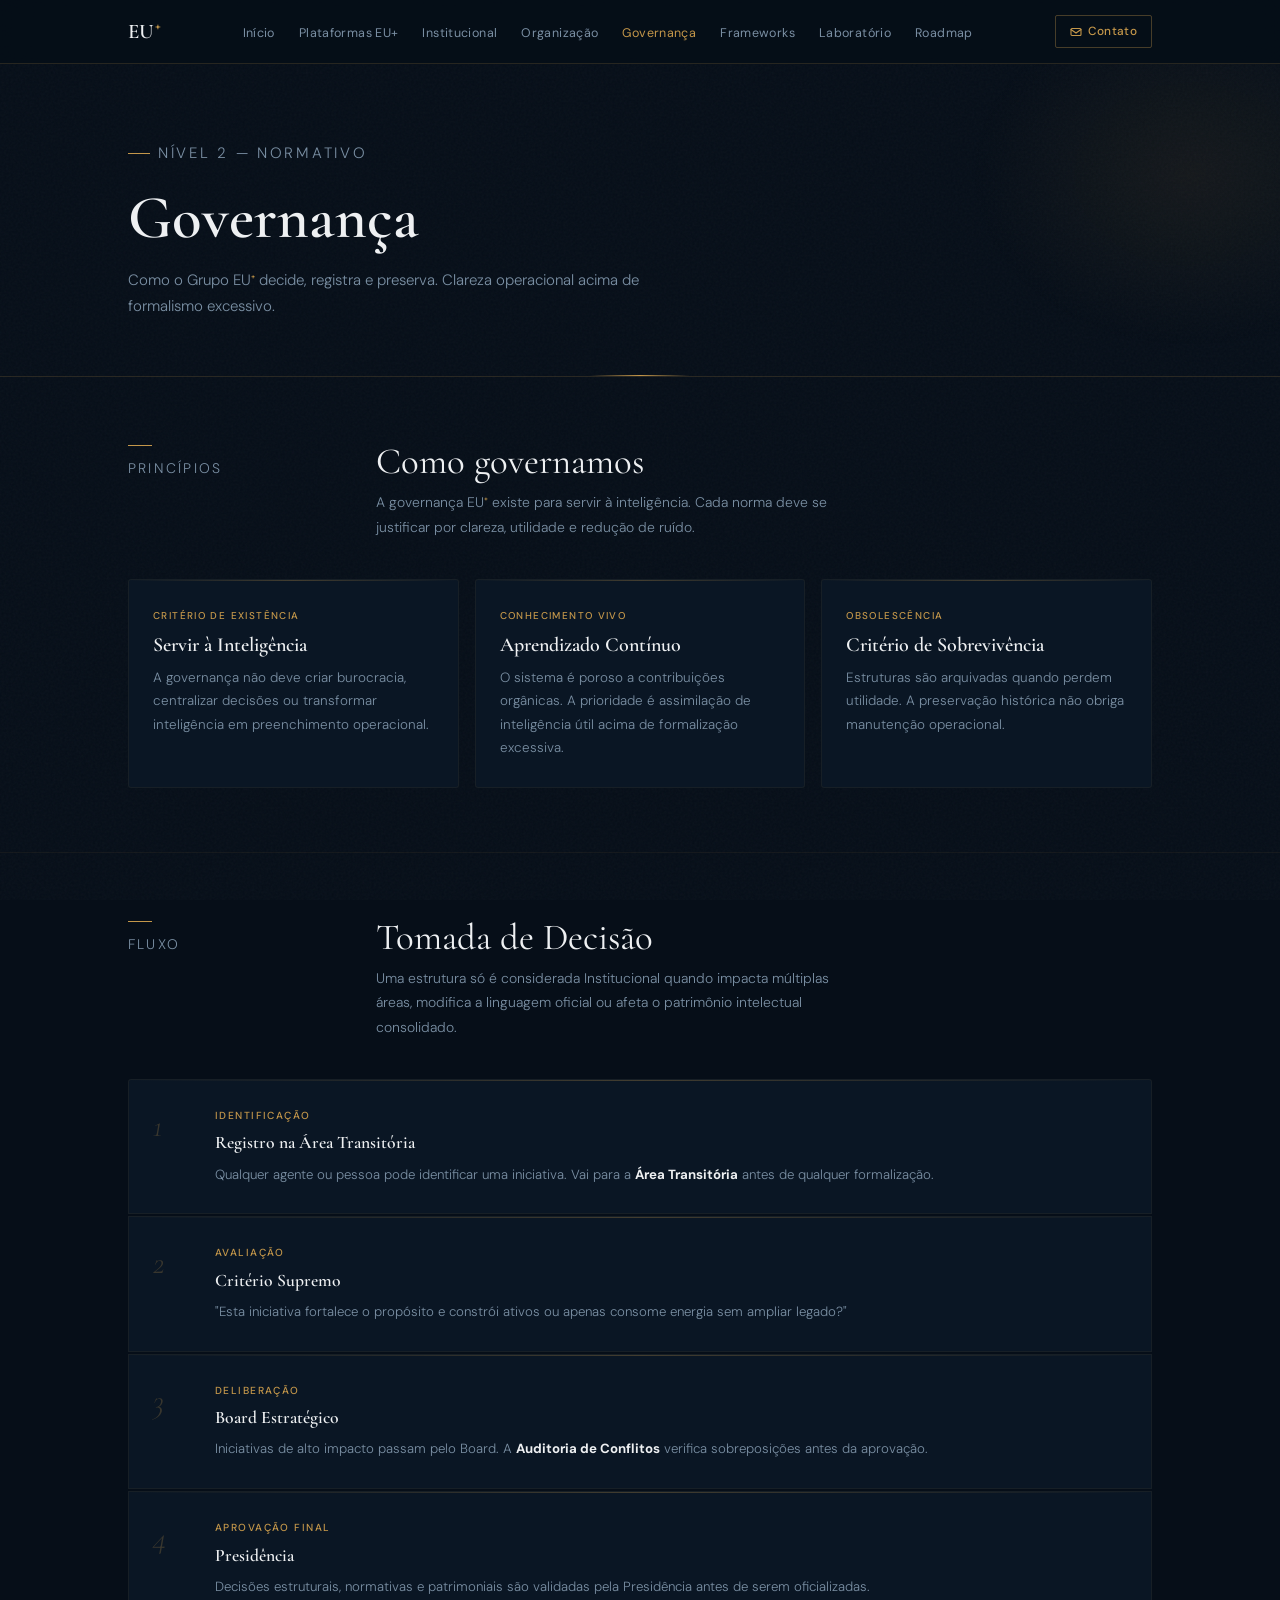
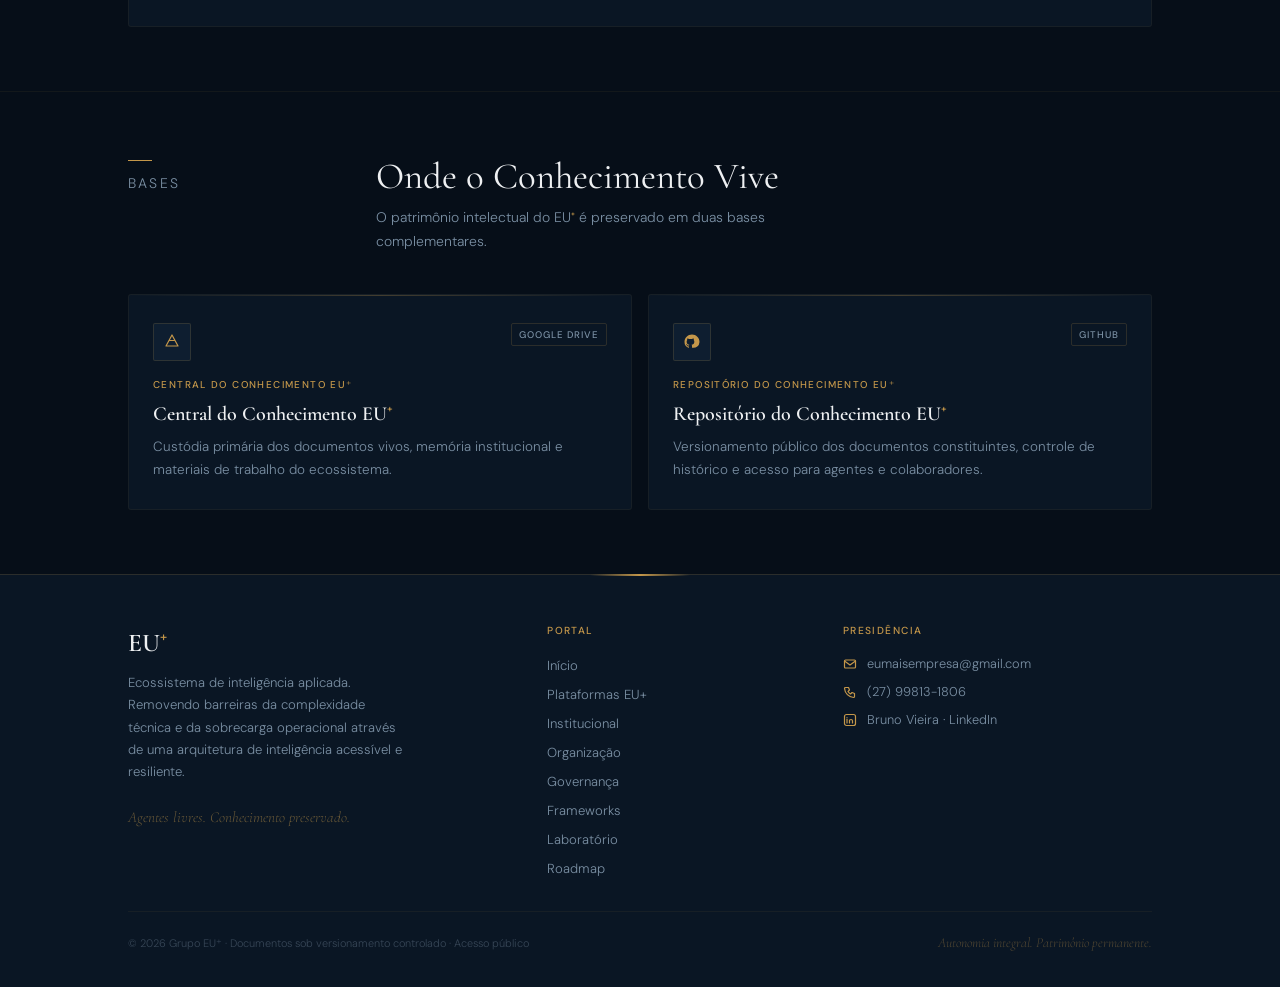
<file: governança/index.html>
<!DOCTYPE html>
<html lang="pt-BR">
<head>
<meta charset="UTF-8">
<meta name="viewport" content="width=device-width, initial-scale=1.0">
<title>EU⁺ · Governança</title>
<link rel="stylesheet" href="../css/style.css">
</head>
<body>
<nav class="topnav" id="topnav"></nav>
<div class="page-wrap">
  <div class="page-hero">
    <div class="container">
      <p class="hero-eyebrow reveal">Nível 2 — Normativo</p>
      <h1 class="reveal rd1">Governança</h1>
      <p class="reveal rd2">Como o Grupo EU<sup class="plus">+</sup> decide, registra e preserva. Clareza operacional acima de formalismo excessivo.</p>
    </div>
  </div>

  <section class="sec">
    <div class="container">
      <div class="two-col sec-head"><div><p class="side-label">Princípios</p></div><div><h2 class="reveal">Como governamos</h2><p class="reveal rd1">A governança EU<sup class="plus">+</sup> existe para servir à inteligência. Cada norma deve se justificar por clareza, utilidade e redução de ruído.</p></div></div>
      <div class="grid3">
        <div class="card reveal"><div class="card-label">Critério de Existência</div><h3>Servir à Inteligência</h3><p>A governança não deve criar burocracia, centralizar decisões ou transformar inteligência em preenchimento operacional.</p></div>
        <div class="card reveal rd1"><div class="card-label">Conhecimento Vivo</div><h3>Aprendizado Contínuo</h3><p>O sistema é poroso a contribuições orgânicas. A prioridade é assimilação de inteligência útil acima de formalização excessiva.</p></div>
        <div class="card reveal rd2"><div class="card-label">Obsolescência</div><h3>Critério de Sobrevivência</h3><p>Estruturas são arquivadas quando perdem utilidade. A preservação histórica não obriga manutenção operacional.</p></div>
      </div>
    </div>
  </section>

  <section class="sec">
    <div class="container">
      <div class="two-col sec-head"><div><p class="side-label">Fluxo</p></div><div><h2 class="reveal">Tomada de Decisão</h2><p class="reveal rd1">Uma estrutura só é considerada Institucional quando impacta múltiplas áreas, modifica a linguagem oficial ou afeta o patrimônio intelectual consolidado.</p></div></div>
      <div style="display:flex;flex-direction:column;gap:2px">
        <div class="card reveal" style="border-radius:3px 3px 0 0;display:grid;grid-template-columns:44px 1fr;gap:18px;align-items:start">
          <div style="font-family:'Cormorant Garamond',serif;font-size:2rem;font-weight:300;font-style:italic;color:rgba(196,151,74,0.25);line-height:1;padding-top:2px">1</div>
          <div><div style="font-size:0.64rem;font-weight:500;letter-spacing:0.14em;text-transform:uppercase;color:var(--gold);margin-bottom:5px">Identificação</div><div style="font-family:'Cormorant Garamond',serif;font-size:1.1rem;font-weight:600;color:var(--text);margin-bottom:6px">Registro na Área Transitória</div><p style="font-size:0.83rem;font-weight:300;color:var(--muted);line-height:1.65">Qualquer agente ou pessoa pode identificar uma iniciativa. Vai para a <strong style="color:var(--text)">Área Transitória</strong> antes de qualquer formalização.</p></div>
        </div>
        <div class="card reveal rd1" style="border-radius:0;display:grid;grid-template-columns:44px 1fr;gap:18px;align-items:start">
          <div style="font-family:'Cormorant Garamond',serif;font-size:2rem;font-weight:300;font-style:italic;color:rgba(196,151,74,0.25);line-height:1;padding-top:2px">2</div>
          <div><div style="font-size:0.64rem;font-weight:500;letter-spacing:0.14em;text-transform:uppercase;color:var(--gold);margin-bottom:5px">Avaliação</div><div style="font-family:'Cormorant Garamond',serif;font-size:1.1rem;font-weight:600;color:var(--text);margin-bottom:6px">Critério Supremo</div><p style="font-size:0.83rem;font-weight:300;color:var(--muted);line-height:1.65">"Esta iniciativa fortalece o propósito e constrói ativos ou apenas consome energia sem ampliar legado?"</p></div>
        </div>
        <div class="card reveal rd2" style="border-radius:0;display:grid;grid-template-columns:44px 1fr;gap:18px;align-items:start">
          <div style="font-family:'Cormorant Garamond',serif;font-size:2rem;font-weight:300;font-style:italic;color:rgba(196,151,74,0.25);line-height:1;padding-top:2px">3</div>
          <div><div style="font-size:0.64rem;font-weight:500;letter-spacing:0.14em;text-transform:uppercase;color:var(--gold);margin-bottom:5px">Deliberação</div><div style="font-family:'Cormorant Garamond',serif;font-size:1.1rem;font-weight:600;color:var(--text);margin-bottom:6px">Board Estratégico</div><p style="font-size:0.83rem;font-weight:300;color:var(--muted);line-height:1.65">Iniciativas de alto impacto passam pelo Board. A <strong style="color:var(--text)">Auditoria de Conflitos</strong> verifica sobreposições antes da aprovação.</p></div>
        </div>
        <div class="card reveal rd3" style="border-radius:0 0 3px 3px;display:grid;grid-template-columns:44px 1fr;gap:18px;align-items:start">
          <div style="font-family:'Cormorant Garamond',serif;font-size:2rem;font-weight:300;font-style:italic;color:rgba(196,151,74,0.25);line-height:1;padding-top:2px">4</div>
          <div><div style="font-size:0.64rem;font-weight:500;letter-spacing:0.14em;text-transform:uppercase;color:var(--gold);margin-bottom:5px">Aprovação Final</div><div style="font-family:'Cormorant Garamond',serif;font-size:1.1rem;font-weight:600;color:var(--text);margin-bottom:6px">Presidência</div><p style="font-size:0.83rem;font-weight:300;color:var(--muted);line-height:1.65">Decisões estruturais, normativas e patrimoniais são validadas pela Presidência antes de serem oficializadas.</p></div>
        </div>
      </div>
    </div>
  </section>

  <section class="sec">
    <div class="container">
      <div class="two-col sec-head"><div><p class="side-label">Bases</p></div><div><h2 class="reveal">Onde o Conhecimento Vive</h2><p class="reveal rd1">O patrimônio intelectual do EU<sup class="plus">+</sup> é preservado em duas bases complementares.</p></div></div>
      <div class="grid2">
        <a href="https://drive.google.com" target="_blank" rel="noopener" class="card reveal" style="text-decoration:none;display:block">
          <div style="display:flex;align-items:flex-start;justify-content:space-between;margin-bottom:16px">
            <div style="width:38px;height:38px;border:1px solid var(--border);border-radius:2px;background:var(--bg3);display:flex;align-items:center;justify-content:center">
              <svg width="18" height="18" viewBox="0 0 18 18" fill="none"><path d="M3 13l3-5.5h6L15 13H3z" stroke="#C4974A" stroke-width="1.2" stroke-linejoin="round"/><path d="M6 7.5L9 2l3 5.5" stroke="#C4974A" stroke-width="1.2" stroke-linejoin="round"/></svg>
            </div>
            <span style="font-size:0.6rem;font-weight:500;letter-spacing:0.1em;text-transform:uppercase;color:var(--muted);border:1px solid var(--border);padding:3px 7px;border-radius:2px">Google Drive</span>
          </div>
          <div class="card-label">Central do Conhecimento EU⁺</div>
          <h3>Central do Conhecimento EU<sup class="plus">+</sup></h3>
          <p>Custódia primária dos documentos vivos, memória institucional e materiais de trabalho do ecossistema.</p>
        </a>
        <a href="https://github.com/eumaisempresa/Eumais" target="_blank" rel="noopener" class="card reveal rd1" style="text-decoration:none;display:block">
          <div style="display:flex;align-items:flex-start;justify-content:space-between;margin-bottom:16px">
            <div style="width:38px;height:38px;border:1px solid var(--border);border-radius:2px;background:var(--bg3);display:flex;align-items:center;justify-content:center">
              <svg width="18" height="18" viewBox="0 0 18 18" fill="none"><path d="M9 1.5C4.86 1.5 1.5 4.86 1.5 9c0 3.31 1.72 4.9 4.1 5.69.3.06.41-.13.41-.29v-1.02c-1.67.36-2.02-.8-2.02-.8-.27-.69-.67-.88-.67-.88-.55-.37.04-.36.04-.36.6.04.92.62.92.62.54.92 1.41.65 1.75.5.05-.39.21-.65.38-.8-1.34-.15-2.75-.67-2.75-2.98 0-.66.23-1.2.62-1.62-.06-.15-.27-.77.06-1.6 0 0 .51-.16 1.66.62a5.77 5.77 0 013 0c1.15-.78 1.66-.62 1.66-.62.33.83.12 1.45.06 1.6.38.42.62.96.62 1.62 0 2.32-1.41 2.83-2.76 2.98.22.19.41.56.41 1.13v1.67c0 .16.11.35.42.29A6.01 6.01 0 0016.5 9c0-4.14-3.36-7.5-7.5-7.5z" fill="#C4974A"/></svg>
            </div>
            <span style="font-size:0.6rem;font-weight:500;letter-spacing:0.1em;text-transform:uppercase;color:var(--muted);border:1px solid var(--border);padding:3px 7px;border-radius:2px">GitHub</span>
          </div>
          <div class="card-label">Repositório do Conhecimento EU⁺</div>
          <h3>Repositório do Conhecimento EU<sup class="plus">+</sup></h3>
          <p>Versionamento público dos documentos constituintes, controle de histórico e acesso para agentes e colaboradores.</p>
        </a>
      </div>
    </div>
  </section>
</div>
<footer id="site-footer"></footer>
<script src="../js/shared.js"></script>
<script>buildNav('governanca'); buildFooter();</script>
</body>
</html>
</file>
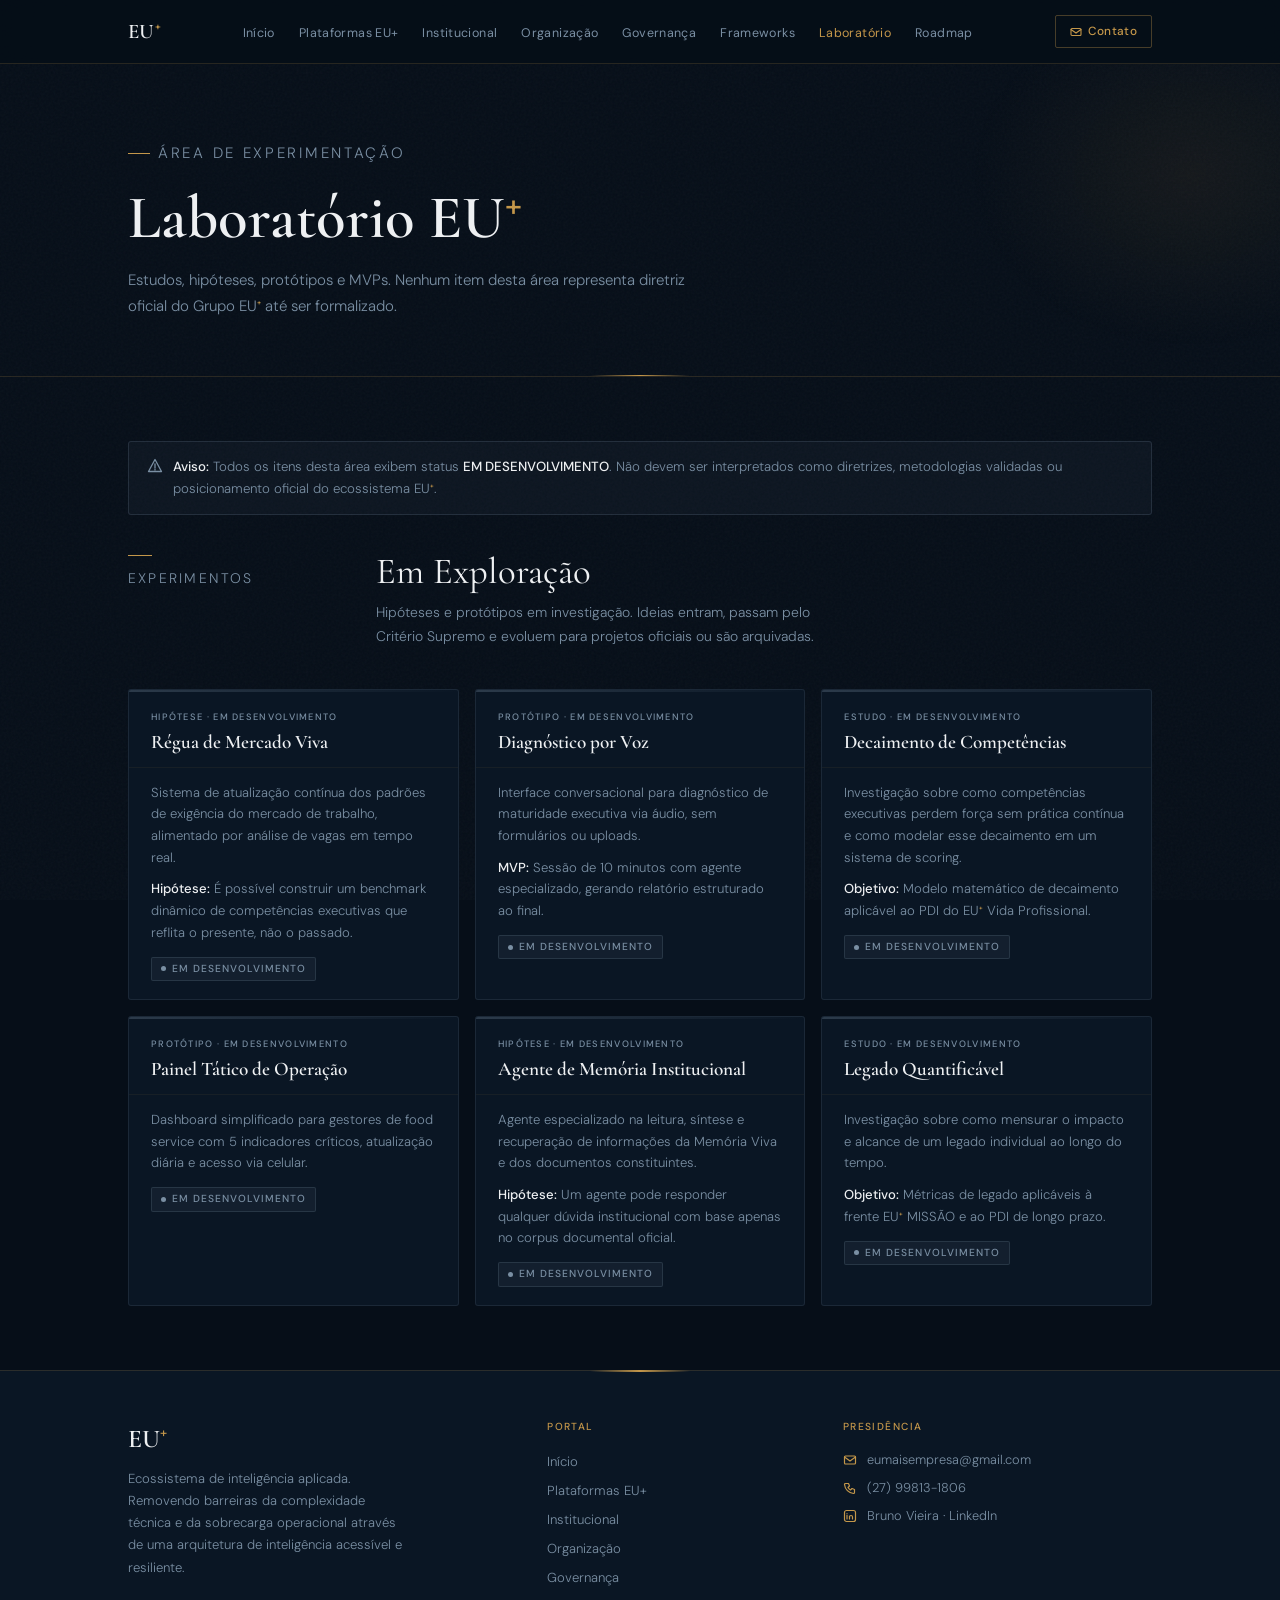
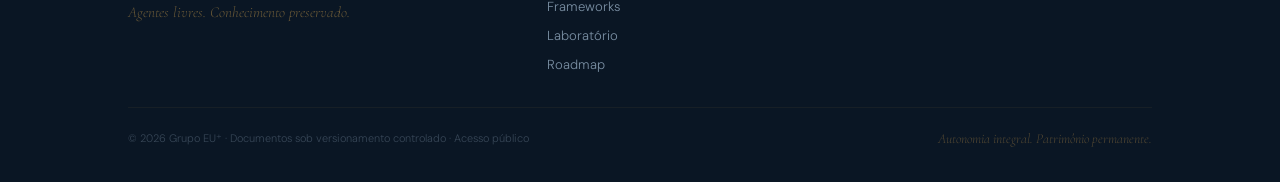
<file: laboratorio/index.html>
<!DOCTYPE html>
<html lang="pt-BR">
<head>
<meta charset="UTF-8">
<meta name="viewport" content="width=device-width, initial-scale=1.0">
<title>EU⁺ · Laboratório</title>
<link rel="stylesheet" href="../css/style.css">
<style>
.lab-warn{background:rgba(122,143,163,0.06);border:1px solid rgba(122,143,163,0.2);border-radius:3px;padding:14px 18px;display:flex;align-items:flex-start;gap:10px;margin-bottom:36px;}
.lab-warn svg{color:var(--muted);flex-shrink:0;margin-top:2px;}
.lab-warn p{font-size:0.83rem;font-weight:300;color:var(--muted);line-height:1.65;}
.lab-warn p strong{font-weight:500;color:var(--text);}
.lab-card{border:1px solid rgba(122,143,163,0.15);border-radius:3px;background:var(--bg2);overflow:hidden;transition:border-color 0.2s;}
.lab-card:hover{border-color:rgba(122,143,163,0.3);}
.lab-head{padding:20px 22px 14px;border-bottom:1px solid var(--border2);position:relative;}
.lab-head::before{content:'';position:absolute;top:0;left:0;right:0;height:2px;background:linear-gradient(90deg,rgba(122,143,163,0.3),transparent);}
.lab-label{font-size:0.58rem;font-weight:500;letter-spacing:0.14em;text-transform:uppercase;color:var(--muted);margin-bottom:6px;}
.lab-name{font-family:'Cormorant Garamond',serif;font-size:1.2rem;font-weight:600;color:var(--text);line-height:1.15;}
.lab-body{padding:14px 22px 18px;}
.lab-body p{font-size:0.82rem;font-weight:300;color:var(--muted);line-height:1.65;margin-bottom:10px;}
.lab-body p:last-child{margin-bottom:0;}
.lab-body p strong{font-weight:500;color:var(--text);}
</style>
</head>
<body>
<nav class="topnav" id="topnav"></nav>
<div class="page-wrap">
  <div class="page-hero">
    <div class="container">
      <p class="hero-eyebrow reveal">Área de Experimentação</p>
      <h1 class="reveal rd1">Laboratório EU<sup class="plus">+</sup></h1>
      <p class="reveal rd2">Estudos, hipóteses, protótipos e MVPs. Nenhum item desta área representa diretriz oficial do Grupo EU<sup class="plus">+</sup> até ser formalizado.</p>
    </div>
  </div>

  <section class="sec">
    <div class="container">
      <div class="lab-warn reveal">
        <svg width="16" height="16" viewBox="0 0 16 16" fill="none"><path d="M8 1.5L1.5 13.5h13L8 1.5z" stroke="currentColor" stroke-width="1.3" stroke-linecap="round" stroke-linejoin="round"/><path d="M8 6v4M8 11.5v.5" stroke="currentColor" stroke-width="1.3" stroke-linecap="round"/></svg>
        <p><strong>Aviso:</strong> Todos os itens desta área exibem status <strong>EM DESENVOLVIMENTO</strong>. Não devem ser interpretados como diretrizes, metodologias validadas ou posicionamento oficial do ecossistema EU<sup class="plus">+</sup>.</p>
      </div>
      <div class="two-col sec-head"><div><p class="side-label">Experimentos</p></div><div><h2 class="reveal">Em Exploração</h2><p class="reveal rd1">Hipóteses e protótipos em investigação. Ideias entram, passam pelo Critério Supremo e evoluem para projetos oficiais ou são arquivadas.</p></div></div>
      <div class="grid3">
        <div class="lab-card reveal"><div class="lab-head"><div class="lab-label">Hipótese · Em desenvolvimento</div><div class="lab-name">Régua de Mercado Viva</div></div><div class="lab-body"><p>Sistema de atualização contínua dos padrões de exigência do mercado de trabalho, alimentado por análise de vagas em tempo real.</p><p><strong>Hipótese:</strong> É possível construir um benchmark dinâmico de competências executivas que reflita o presente, não o passado.</p><div style="margin-top:10px"><span class="status-badge dev">Em desenvolvimento</span></div></div></div>
        <div class="lab-card reveal rd1"><div class="lab-head"><div class="lab-label">Protótipo · Em desenvolvimento</div><div class="lab-name">Diagnóstico por Voz</div></div><div class="lab-body"><p>Interface conversacional para diagnóstico de maturidade executiva via áudio, sem formulários ou uploads.</p><p><strong>MVP:</strong> Sessão de 10 minutos com agente especializado, gerando relatório estruturado ao final.</p><div style="margin-top:10px"><span class="status-badge dev">Em desenvolvimento</span></div></div></div>
        <div class="lab-card reveal rd2"><div class="lab-head"><div class="lab-label">Estudo · Em desenvolvimento</div><div class="lab-name">Decaimento de Competências</div></div><div class="lab-body"><p>Investigação sobre como competências executivas perdem força sem prática contínua e como modelar esse decaimento em um sistema de scoring.</p><p><strong>Objetivo:</strong> Modelo matemático de decaimento aplicável ao PDI do EU<sup class="plus">+</sup> Vida Profissional.</p><div style="margin-top:10px"><span class="status-badge dev">Em desenvolvimento</span></div></div></div>
        <div class="lab-card reveal rd1"><div class="lab-head"><div class="lab-label">Protótipo · Em desenvolvimento</div><div class="lab-name">Painel Tático de Operação</div></div><div class="lab-body"><p>Dashboard simplificado para gestores de food service com 5 indicadores críticos, atualização diária e acesso via celular.</p><div style="margin-top:10px"><span class="status-badge dev">Em desenvolvimento</span></div></div></div>
        <div class="lab-card reveal rd2"><div class="lab-head"><div class="lab-label">Hipótese · Em desenvolvimento</div><div class="lab-name">Agente de Memória Institucional</div></div><div class="lab-body"><p>Agente especializado na leitura, síntese e recuperação de informações da Memória Viva e dos documentos constituintes.</p><p><strong>Hipótese:</strong> Um agente pode responder qualquer dúvida institucional com base apenas no corpus documental oficial.</p><div style="margin-top:10px"><span class="status-badge dev">Em desenvolvimento</span></div></div></div>
        <div class="lab-card reveal rd3"><div class="lab-head"><div class="lab-label">Estudo · Em desenvolvimento</div><div class="lab-name">Legado Quantificável</div></div><div class="lab-body"><p>Investigação sobre como mensurar o impacto e alcance de um legado individual ao longo do tempo.</p><p><strong>Objetivo:</strong> Métricas de legado aplicáveis à frente EU<sup class="plus">+</sup> MISSÃO e ao PDI de longo prazo.</p><div style="margin-top:10px"><span class="status-badge dev">Em desenvolvimento</span></div></div></div>
      </div>
    </div>
  </section>
</div>
<footer id="site-footer"></footer>
<script src="../js/shared.js"></script>
<script>buildNav('laboratorio'); buildFooter();</script>
</body>
</html>
</file>
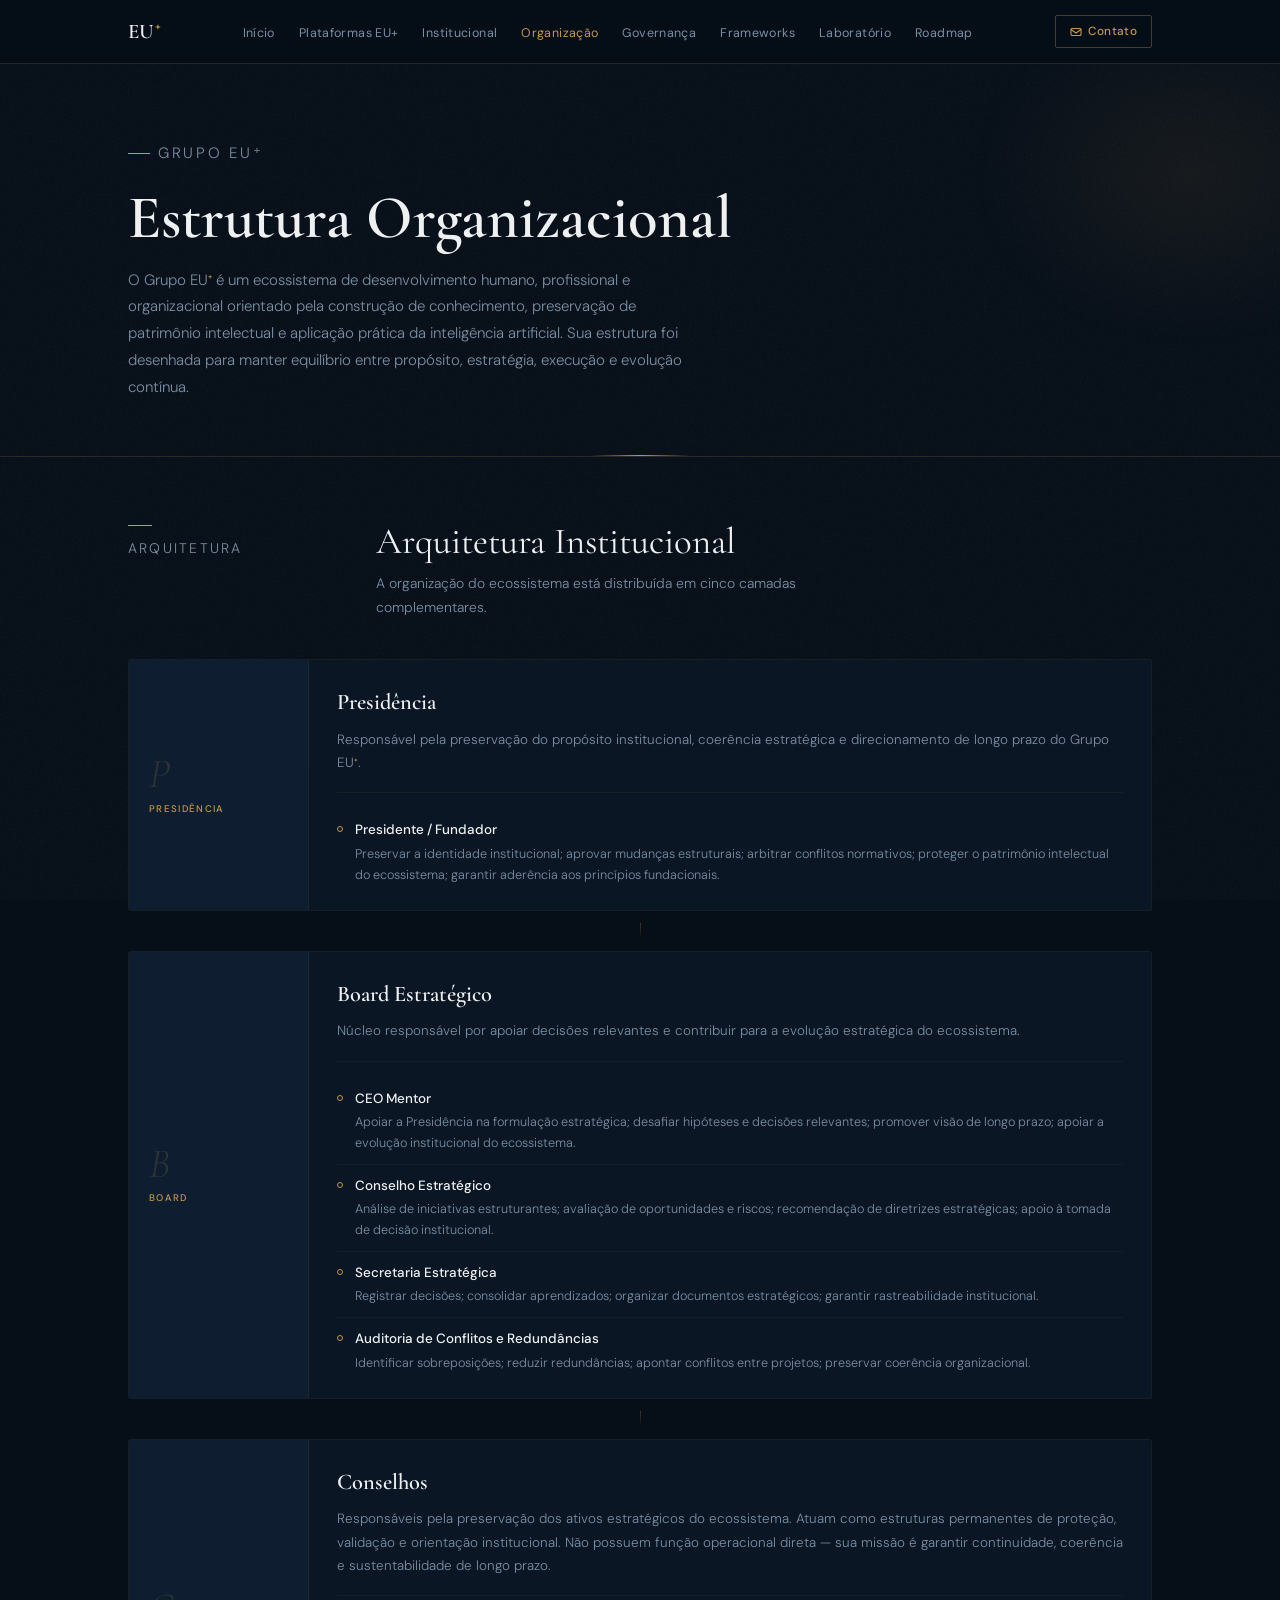
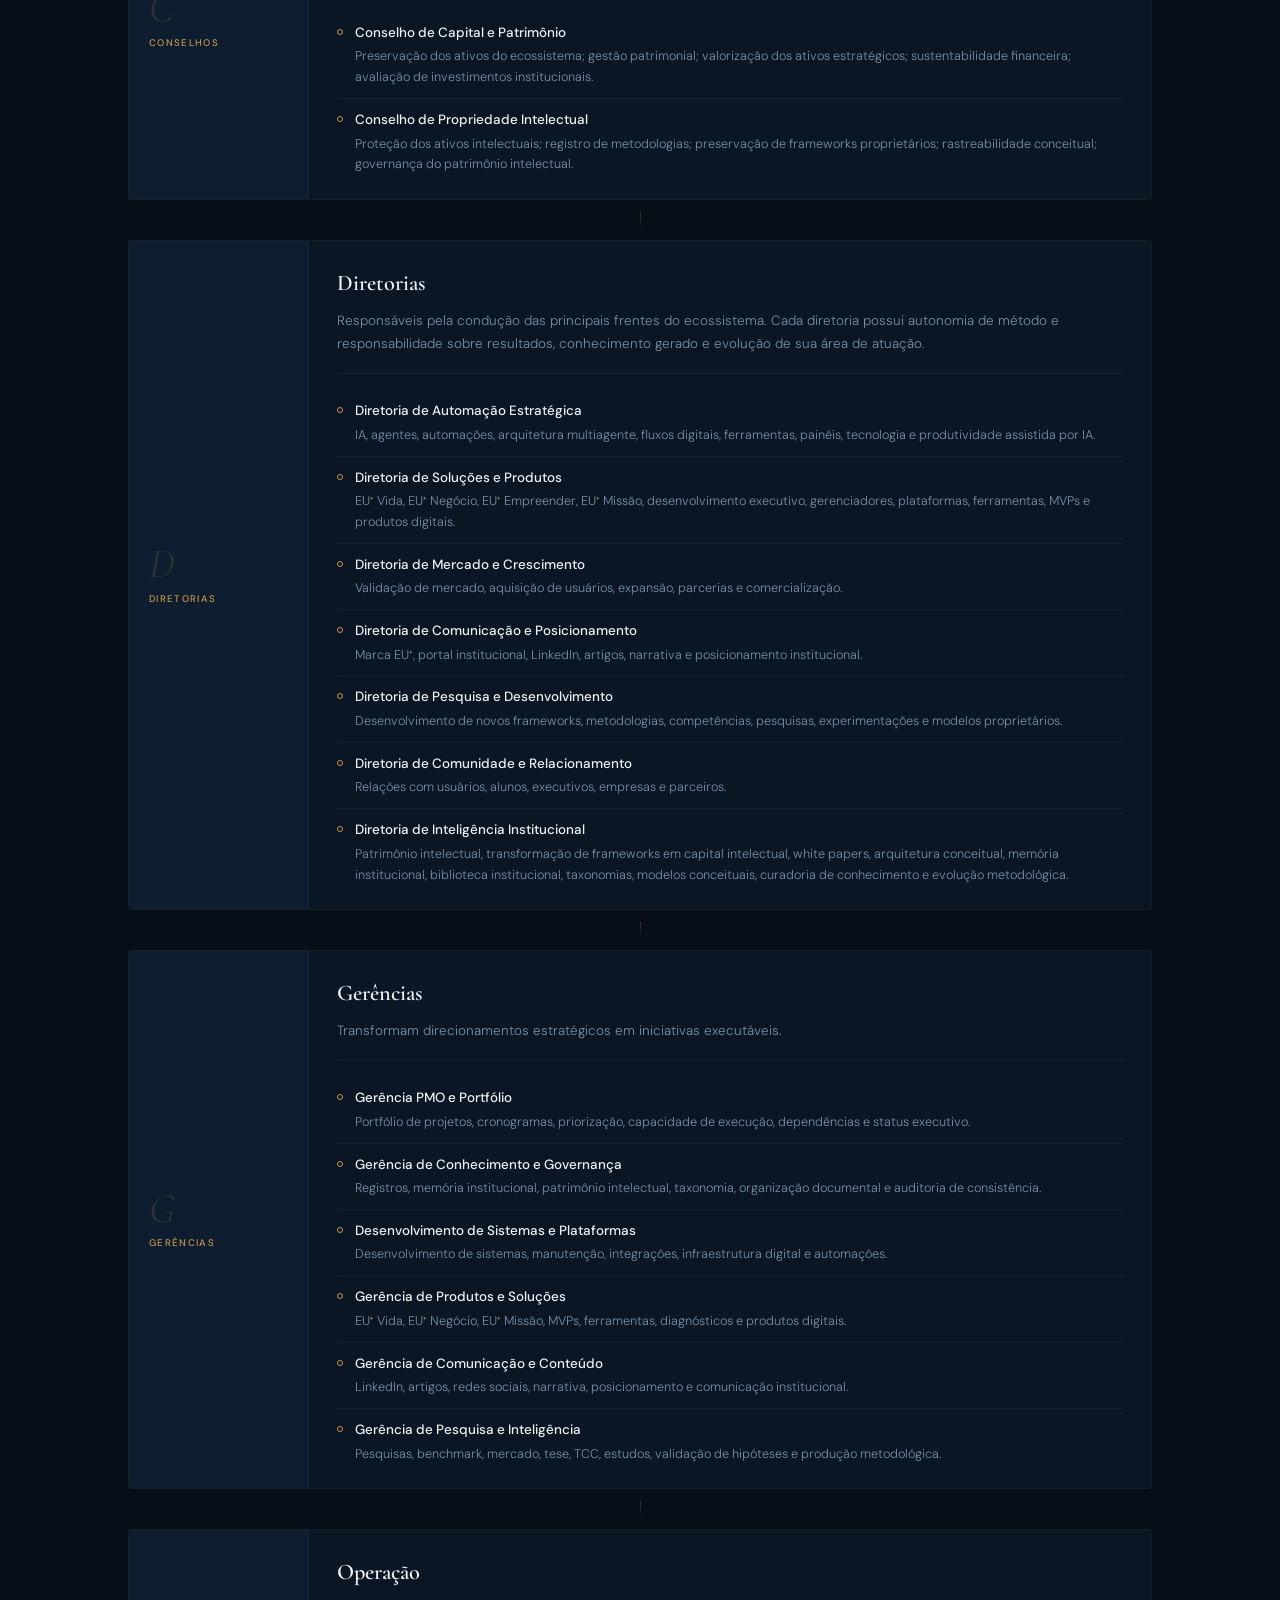
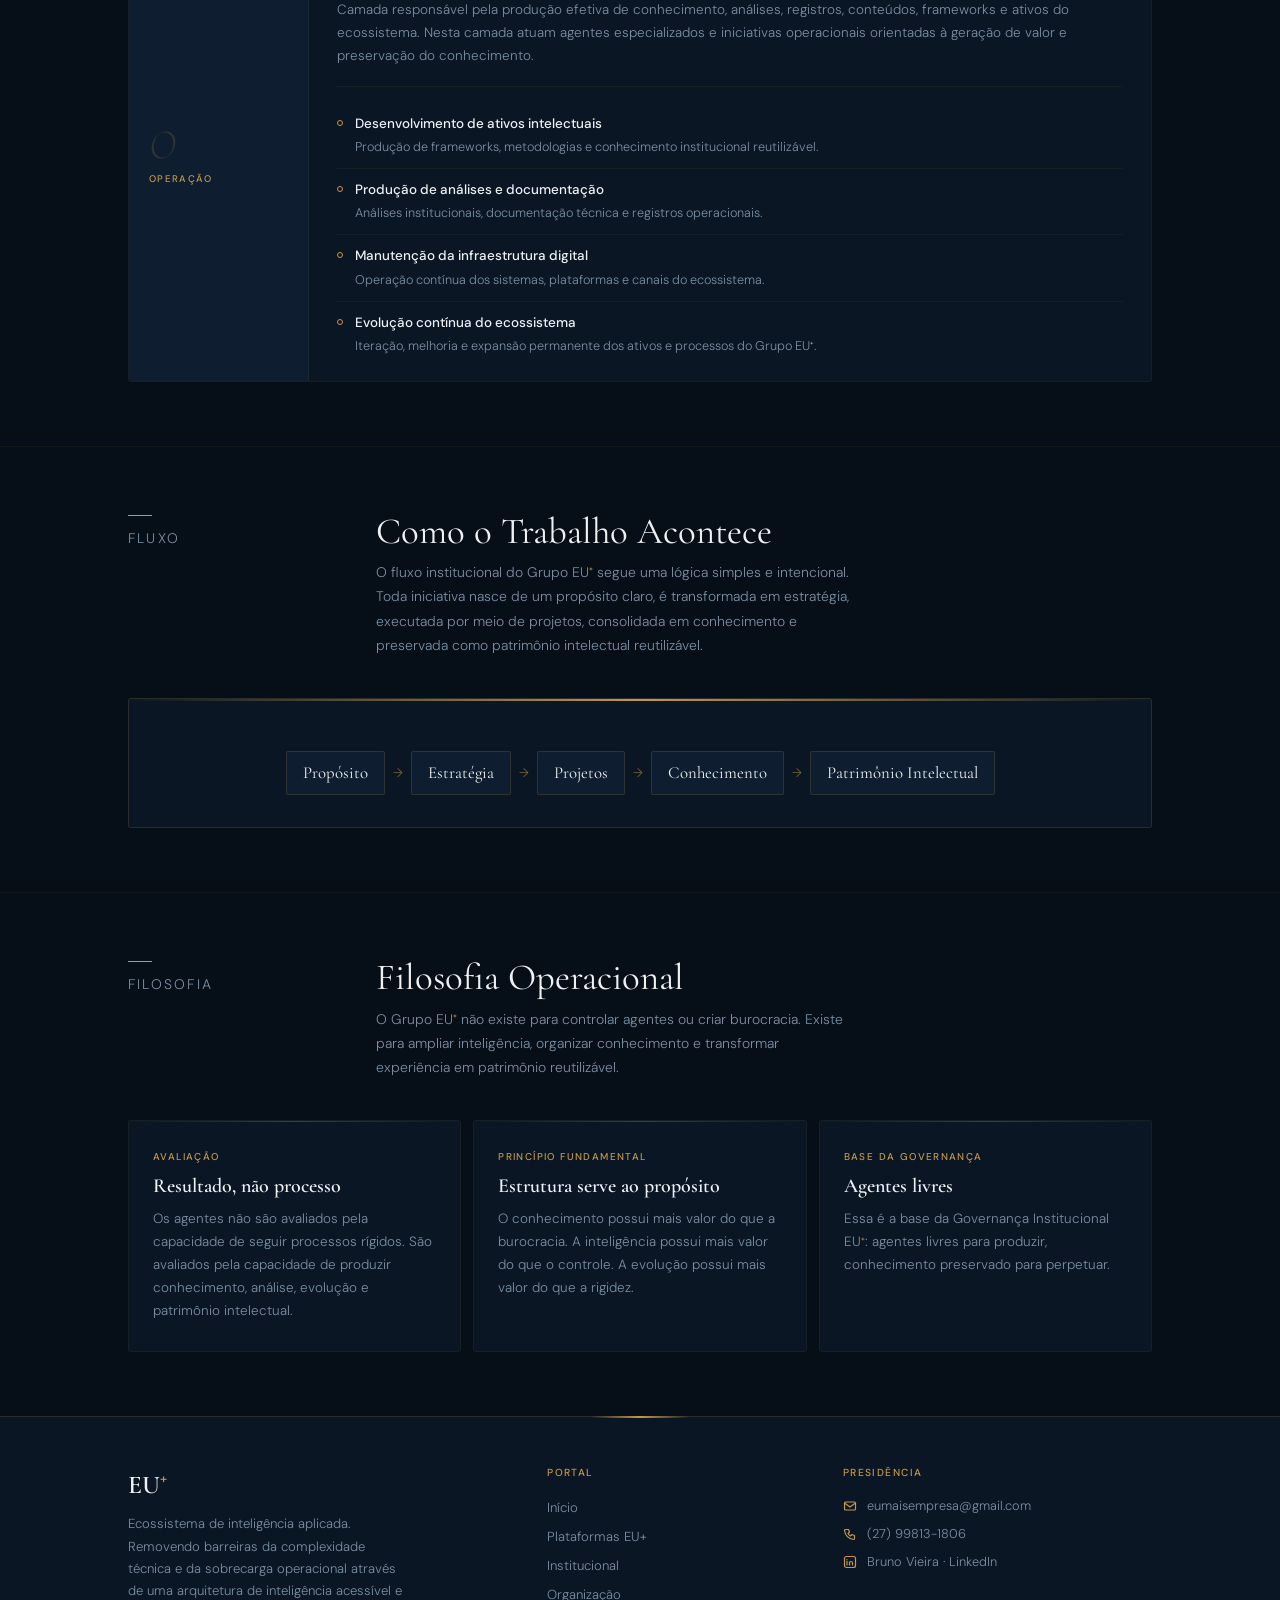
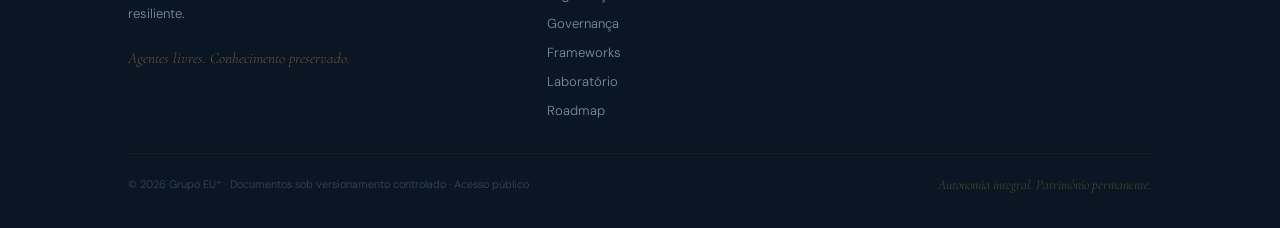
<file: organizacao/index.html>
<!DOCTYPE html>
<html lang="pt-BR">
<head>
<meta charset="UTF-8">
<meta name="viewport" content="width=device-width, initial-scale=1.0">
<title>EU⁺ · Estrutura Organizacional</title>
<link rel="stylesheet" href="../css/style.css">
<style>
.org-wrap{display:flex;flex-direction:column;gap:12px;}
.org-level{border:1px solid var(--border2);border-radius:3px;background:var(--bg2);overflow:hidden;transition:border-color 0.3s;display:grid;grid-template-columns:180px 1fr;}
.org-level:hover{border-color:rgba(196,151,74,0.25);}
.org-badge{background:var(--bg3);border-right:1px solid var(--border2);padding:24px 20px;display:flex;flex-direction:column;justify-content:center;gap:5px;transition:background 0.2s;}
.org-level:hover .org-badge{background:var(--bg4);}
.org-badge-n{font-family:'Cormorant Garamond',serif;font-size:2.6rem;font-weight:300;font-style:italic;color:rgba(196,151,74,0.18);line-height:1;}
.org-badge-tag{font-size:0.6rem;font-weight:500;letter-spacing:0.14em;text-transform:uppercase;color:var(--gold);}
.org-body{padding:24px 28px;}
.org-title{font-family:'Cormorant Garamond',serif;font-size:1.4rem;font-weight:600;color:var(--text);margin-bottom:8px;}
.org-purpose{font-size:0.84rem;font-weight:300;color:var(--muted);line-height:1.72;margin-bottom:18px;}
.org-roles{border-top:1px solid var(--border2);padding-top:16px;display:flex;flex-direction:column;gap:0;}
.org-role{display:flex;align-items:flex-start;gap:12px;padding:10px 0;border-bottom:1px solid var(--border2);}
.org-role:last-child{border-bottom:none;padding-bottom:0;}
.org-role-dot{width:6px;height:6px;border-radius:50%;border:1px solid var(--gold);background:transparent;flex-shrink:0;margin-top:7px;transition:background 0.2s;}
.org-level:hover .org-role-dot{background:var(--gold);}
.org-role-name{font-size:0.84rem;font-weight:500;color:var(--text);margin-bottom:3px;}
.org-role-desc{font-size:0.79rem;font-weight:300;color:var(--muted);line-height:1.65;}
.conn{width:1px;height:16px;background:linear-gradient(to bottom,rgba(196,151,74,0.3),transparent);margin:0 auto;}
.flow-box{border:1px solid var(--border);border-radius:3px;background:var(--bg2);padding:32px 36px;position:relative;overflow:hidden;}
.flow-box::before{content:'';position:absolute;top:0;left:0;right:0;height:2px;background:linear-gradient(90deg,transparent,var(--gold),transparent);}
.flow-steps{display:flex;align-items:center;gap:0;flex-wrap:wrap;justify-content:center;margin-top:20px;}
.flow-step{font-family:'Cormorant Garamond',serif;font-size:1.05rem;font-weight:400;color:var(--text);padding:8px 16px;border:1px solid var(--border);border-radius:2px;background:var(--bg3);white-space:nowrap;}
.flow-arrow{font-size:0.8rem;color:var(--gold);padding:0 8px;opacity:0.6;}
.phil-grid{display:grid;grid-template-columns:repeat(3,1fr);gap:12px;margin-top:0;}
@media(max-width:900px){
  .org-level{grid-template-columns:1fr;}
  .org-badge{border-right:none;border-bottom:1px solid var(--border2);flex-direction:row;align-items:center;gap:14px;padding:14px 18px;}
  .flow-steps{gap:6px;}
  .phil-grid{grid-template-columns:1fr;}
}
</style>
</head>
<body>
<nav class="topnav" id="topnav"></nav>
<div class="page-wrap">

  <div class="page-hero">
    <div class="container">
      <p class="hero-eyebrow reveal">Grupo EU⁺</p>
      <h1 class="reveal rd1">Estrutura Organizacional</h1>
      <p class="reveal rd2">O Grupo EU<sup class="plus">+</sup> é um ecossistema de desenvolvimento humano, profissional e organizacional orientado pela construção de conhecimento, preservação de patrimônio intelectual e aplicação prática da inteligência artificial. Sua estrutura foi desenhada para manter equilíbrio entre propósito, estratégia, execução e evolução contínua.</p>
    </div>
  </div>

  <!-- ARQUITETURA INSTITUCIONAL -->
  <section class="sec">
    <div class="container">
      <div class="two-col sec-head">
        <div><p class="side-label">Arquitetura</p></div>
        <div><h2 class="reveal">Arquitetura Institucional</h2><p class="reveal rd1">A organização do ecossistema está distribuída em cinco camadas complementares.</p></div>
      </div>
      <div class="org-wrap">

        <!-- PRESIDÊNCIA -->
        <div class="org-level reveal">
          <div class="org-badge"><span class="org-badge-n">P</span><span class="org-badge-tag">Presidência</span></div>
          <div class="org-body">
            <div class="org-title">Presidência</div>
            <p class="org-purpose">Responsável pela preservação do propósito institucional, coerência estratégica e direcionamento de longo prazo do Grupo EU<sup class="plus">+</sup>.</p>
            <div class="org-roles">
              <div class="org-role">
                <div class="org-role-dot"></div>
                <div>
                  <div class="org-role-name">Presidente / Fundador</div>
                  <div class="org-role-desc">Preservar a identidade institucional; aprovar mudanças estruturais; arbitrar conflitos normativos; proteger o patrimônio intelectual do ecossistema; garantir aderência aos princípios fundacionais.</div>
                </div>
              </div>
            </div>
          </div>
        </div>

        <div class="conn"></div>

        <!-- BOARD ESTRATÉGICO -->
        <div class="org-level reveal rd1">
          <div class="org-badge"><span class="org-badge-n">B</span><span class="org-badge-tag">Board</span></div>
          <div class="org-body">
            <div class="org-title">Board Estratégico</div>
            <p class="org-purpose">Núcleo responsável por apoiar decisões relevantes e contribuir para a evolução estratégica do ecossistema.</p>
            <div class="org-roles">
              <div class="org-role"><div class="org-role-dot"></div><div><div class="org-role-name">CEO Mentor</div><div class="org-role-desc">Apoiar a Presidência na formulação estratégica; desafiar hipóteses e decisões relevantes; promover visão de longo prazo; apoiar a evolução institucional do ecossistema.</div></div></div>
              <div class="org-role"><div class="org-role-dot"></div><div><div class="org-role-name">Conselho Estratégico</div><div class="org-role-desc">Análise de iniciativas estruturantes; avaliação de oportunidades e riscos; recomendação de diretrizes estratégicas; apoio à tomada de decisão institucional.</div></div></div>
              <div class="org-role"><div class="org-role-dot"></div><div><div class="org-role-name">Secretaria Estratégica</div><div class="org-role-desc">Registrar decisões; consolidar aprendizados; organizar documentos estratégicos; garantir rastreabilidade institucional.</div></div></div>
              <div class="org-role"><div class="org-role-dot"></div><div><div class="org-role-name">Auditoria de Conflitos e Redundâncias</div><div class="org-role-desc">Identificar sobreposições; reduzir redundâncias; apontar conflitos entre projetos; preservar coerência organizacional.</div></div></div>
            </div>
          </div>
        </div>

        <div class="conn"></div>

        <!-- CONSELHOS -->
        <div class="org-level reveal rd2">
          <div class="org-badge"><span class="org-badge-n">C</span><span class="org-badge-tag">Conselhos</span></div>
          <div class="org-body">
            <div class="org-title">Conselhos</div>
            <p class="org-purpose">Responsáveis pela preservação dos ativos estratégicos do ecossistema. Atuam como estruturas permanentes de proteção, validação e orientação institucional. Não possuem função operacional direta — sua missão é garantir continuidade, coerência e sustentabilidade de longo prazo.</p>
            <div class="org-roles">
              <div class="org-role"><div class="org-role-dot"></div><div><div class="org-role-name">Conselho de Capital e Patrimônio</div><div class="org-role-desc">Preservação dos ativos do ecossistema; gestão patrimonial; valorização dos ativos estratégicos; sustentabilidade financeira; avaliação de investimentos institucionais.</div></div></div>
              <div class="org-role"><div class="org-role-dot"></div><div><div class="org-role-name">Conselho de Propriedade Intelectual</div><div class="org-role-desc">Proteção dos ativos intelectuais; registro de metodologias; preservação de frameworks proprietários; rastreabilidade conceitual; governança do patrimônio intelectual.</div></div></div>
            </div>
          </div>
        </div>

        <div class="conn"></div>

        <!-- DIRETORIAS -->
        <div class="org-level reveal rd3">
          <div class="org-badge"><span class="org-badge-n">D</span><span class="org-badge-tag">Diretorias</span></div>
          <div class="org-body">
            <div class="org-title">Diretorias</div>
            <p class="org-purpose">Responsáveis pela condução das principais frentes do ecossistema. Cada diretoria possui autonomia de método e responsabilidade sobre resultados, conhecimento gerado e evolução de sua área de atuação.</p>
            <div class="org-roles">
              <div class="org-role"><div class="org-role-dot"></div><div><div class="org-role-name">Diretoria de Automação Estratégica</div><div class="org-role-desc">IA, agentes, automações, arquitetura multiagente, fluxos digitais, ferramentas, painéis, tecnologia e produtividade assistida por IA.</div></div></div>
              <div class="org-role"><div class="org-role-dot"></div><div><div class="org-role-name">Diretoria de Soluções e Produtos</div><div class="org-role-desc">EU<sup class="plus">+</sup> Vida, EU<sup class="plus">+</sup> Negócio, EU<sup class="plus">+</sup> Empreender, EU<sup class="plus">+</sup> Missão, desenvolvimento executivo, gerenciadores, plataformas, ferramentas, MVPs e produtos digitais.</div></div></div>
              <div class="org-role"><div class="org-role-dot"></div><div><div class="org-role-name">Diretoria de Mercado e Crescimento</div><div class="org-role-desc">Validação de mercado, aquisição de usuários, expansão, parcerias e comercialização.</div></div></div>
              <div class="org-role"><div class="org-role-dot"></div><div><div class="org-role-name">Diretoria de Comunicação e Posicionamento</div><div class="org-role-desc">Marca EU<sup class="plus">+</sup>, portal institucional, LinkedIn, artigos, narrativa e posicionamento institucional.</div></div></div>
              <div class="org-role"><div class="org-role-dot"></div><div><div class="org-role-name">Diretoria de Pesquisa e Desenvolvimento</div><div class="org-role-desc">Desenvolvimento de novos frameworks, metodologias, competências, pesquisas, experimentações e modelos proprietários.</div></div></div>
              <div class="org-role"><div class="org-role-dot"></div><div><div class="org-role-name">Diretoria de Comunidade e Relacionamento</div><div class="org-role-desc">Relações com usuários, alunos, executivos, empresas e parceiros.</div></div></div>
              <div class="org-role"><div class="org-role-dot"></div><div><div class="org-role-name">Diretoria de Inteligência Institucional</div><div class="org-role-desc">Patrimônio intelectual, transformação de frameworks em capital intelectual, white papers, arquitetura conceitual, memória institucional, biblioteca institucional, taxonomias, modelos conceituais, curadoria de conhecimento e evolução metodológica.</div></div></div>
            </div>
          </div>
        </div>

        <div class="conn"></div>

        <!-- GERÊNCIAS -->
        <div class="org-level reveal rd4">
          <div class="org-badge"><span class="org-badge-n">G</span><span class="org-badge-tag">Gerências</span></div>
          <div class="org-body">
            <div class="org-title">Gerências</div>
            <p class="org-purpose">Transformam direcionamentos estratégicos em iniciativas executáveis.</p>
            <div class="org-roles">
              <div class="org-role"><div class="org-role-dot"></div><div><div class="org-role-name">Gerência PMO e Portfólio</div><div class="org-role-desc">Portfólio de projetos, cronogramas, priorização, capacidade de execução, dependências e status executivo.</div></div></div>
              <div class="org-role"><div class="org-role-dot"></div><div><div class="org-role-name">Gerência de Conhecimento e Governança</div><div class="org-role-desc">Registros, memória institucional, patrimônio intelectual, taxonomia, organização documental e auditoria de consistência.</div></div></div>
              <div class="org-role"><div class="org-role-dot"></div><div><div class="org-role-name">Desenvolvimento de Sistemas e Plataformas</div><div class="org-role-desc">Desenvolvimento de sistemas, manutenção, integrações, infraestrutura digital e automações.</div></div></div>
              <div class="org-role"><div class="org-role-dot"></div><div><div class="org-role-name">Gerência de Produtos e Soluções</div><div class="org-role-desc">EU<sup class="plus">+</sup> Vida, EU<sup class="plus">+</sup> Negócio, EU<sup class="plus">+</sup> Missão, MVPs, ferramentas, diagnósticos e produtos digitais.</div></div></div>
              <div class="org-role"><div class="org-role-dot"></div><div><div class="org-role-name">Gerência de Comunicação e Conteúdo</div><div class="org-role-desc">LinkedIn, artigos, redes sociais, narrativa, posicionamento e comunicação institucional.</div></div></div>
              <div class="org-role"><div class="org-role-dot"></div><div><div class="org-role-name">Gerência de Pesquisa e Inteligência</div><div class="org-role-desc">Pesquisas, benchmark, mercado, tese, TCC, estudos, validação de hipóteses e produção metodológica.</div></div></div>
            </div>
          </div>
        </div>

        <div class="conn"></div>

        <!-- OPERAÇÃO -->
        <div class="org-level reveal">
          <div class="org-badge"><span class="org-badge-n">O</span><span class="org-badge-tag">Operação</span></div>
          <div class="org-body">
            <div class="org-title">Operação</div>
            <p class="org-purpose">Camada responsável pela produção efetiva de conhecimento, análises, registros, conteúdos, frameworks e ativos do ecossistema. Nesta camada atuam agentes especializados e iniciativas operacionais orientadas à geração de valor e preservação do conhecimento.</p>
            <div class="org-roles">
              <div class="org-role"><div class="org-role-dot"></div><div><div class="org-role-name">Desenvolvimento de ativos intelectuais</div><div class="org-role-desc">Produção de frameworks, metodologias e conhecimento institucional reutilizável.</div></div></div>
              <div class="org-role"><div class="org-role-dot"></div><div><div class="org-role-name">Produção de análises e documentação</div><div class="org-role-desc">Análises institucionais, documentação técnica e registros operacionais.</div></div></div>
              <div class="org-role"><div class="org-role-dot"></div><div><div class="org-role-name">Manutenção da infraestrutura digital</div><div class="org-role-desc">Operação contínua dos sistemas, plataformas e canais do ecossistema.</div></div></div>
              <div class="org-role"><div class="org-role-dot"></div><div><div class="org-role-name">Evolução contínua do ecossistema</div><div class="org-role-desc">Iteração, melhoria e expansão permanente dos ativos e processos do Grupo EU<sup class="plus">+</sup>.</div></div></div>
            </div>
          </div>
        </div>

      </div>
    </div>
  </section>

  <!-- COMO O TRABALHO ACONTECE -->
  <section class="sec">
    <div class="container">
      <div class="two-col sec-head">
        <div><p class="side-label">Fluxo</p></div>
        <div><h2 class="reveal">Como o Trabalho Acontece</h2><p class="reveal rd1">O fluxo institucional do Grupo EU<sup class="plus">+</sup> segue uma lógica simples e intencional. Toda iniciativa nasce de um propósito claro, é transformada em estratégia, executada por meio de projetos, consolidada em conhecimento e preservada como patrimônio intelectual reutilizável.</p></div>
      </div>
      <div class="flow-box reveal">
        <div class="flow-steps">
          <span class="flow-step">Propósito</span>
          <span class="flow-arrow">→</span>
          <span class="flow-step">Estratégia</span>
          <span class="flow-arrow">→</span>
          <span class="flow-step">Projetos</span>
          <span class="flow-arrow">→</span>
          <span class="flow-step">Conhecimento</span>
          <span class="flow-arrow">→</span>
          <span class="flow-step">Patrimônio Intelectual</span>
        </div>
      </div>
    </div>
  </section>

  <!-- FILOSOFIA OPERACIONAL -->
  <section class="sec">
    <div class="container">
      <div class="two-col sec-head">
        <div><p class="side-label">Filosofia</p></div>
        <div><h2 class="reveal">Filosofia Operacional</h2><p class="reveal rd1">O Grupo EU<sup class="plus">+</sup> não existe para controlar agentes ou criar burocracia. Existe para ampliar inteligência, organizar conhecimento e transformar experiência em patrimônio reutilizável.</p></div>
      </div>
      <div class="phil-grid">
        <div class="card reveal">
          <div class="card-label">Avaliação</div>
          <h3>Resultado, não processo</h3>
          <p>Os agentes não são avaliados pela capacidade de seguir processos rígidos. São avaliados pela capacidade de produzir conhecimento, análise, evolução e patrimônio intelectual.</p>
        </div>
        <div class="card reveal rd1">
          <div class="card-label">Princípio Fundamental</div>
          <h3>Estrutura serve ao propósito</h3>
          <p>O conhecimento possui mais valor do que a burocracia. A inteligência possui mais valor do que o controle. A evolução possui mais valor do que a rigidez.</p>
        </div>
        <div class="card reveal rd2">
          <div class="card-label">Base da Governança</div>
          <h3>Agentes livres</h3>
          <p>Essa é a base da Governança Institucional EU<sup class="plus">+</sup>: agentes livres para produzir, conhecimento preservado para perpetuar.</p>
        </div>
      </div>
    </div>
  </section>

</div>
<footer id="site-footer"></footer>
<script src="../js/shared.js"></script>
<script>buildNav('organizacao'); buildFooter();</script>
</body>
</html>
</file>
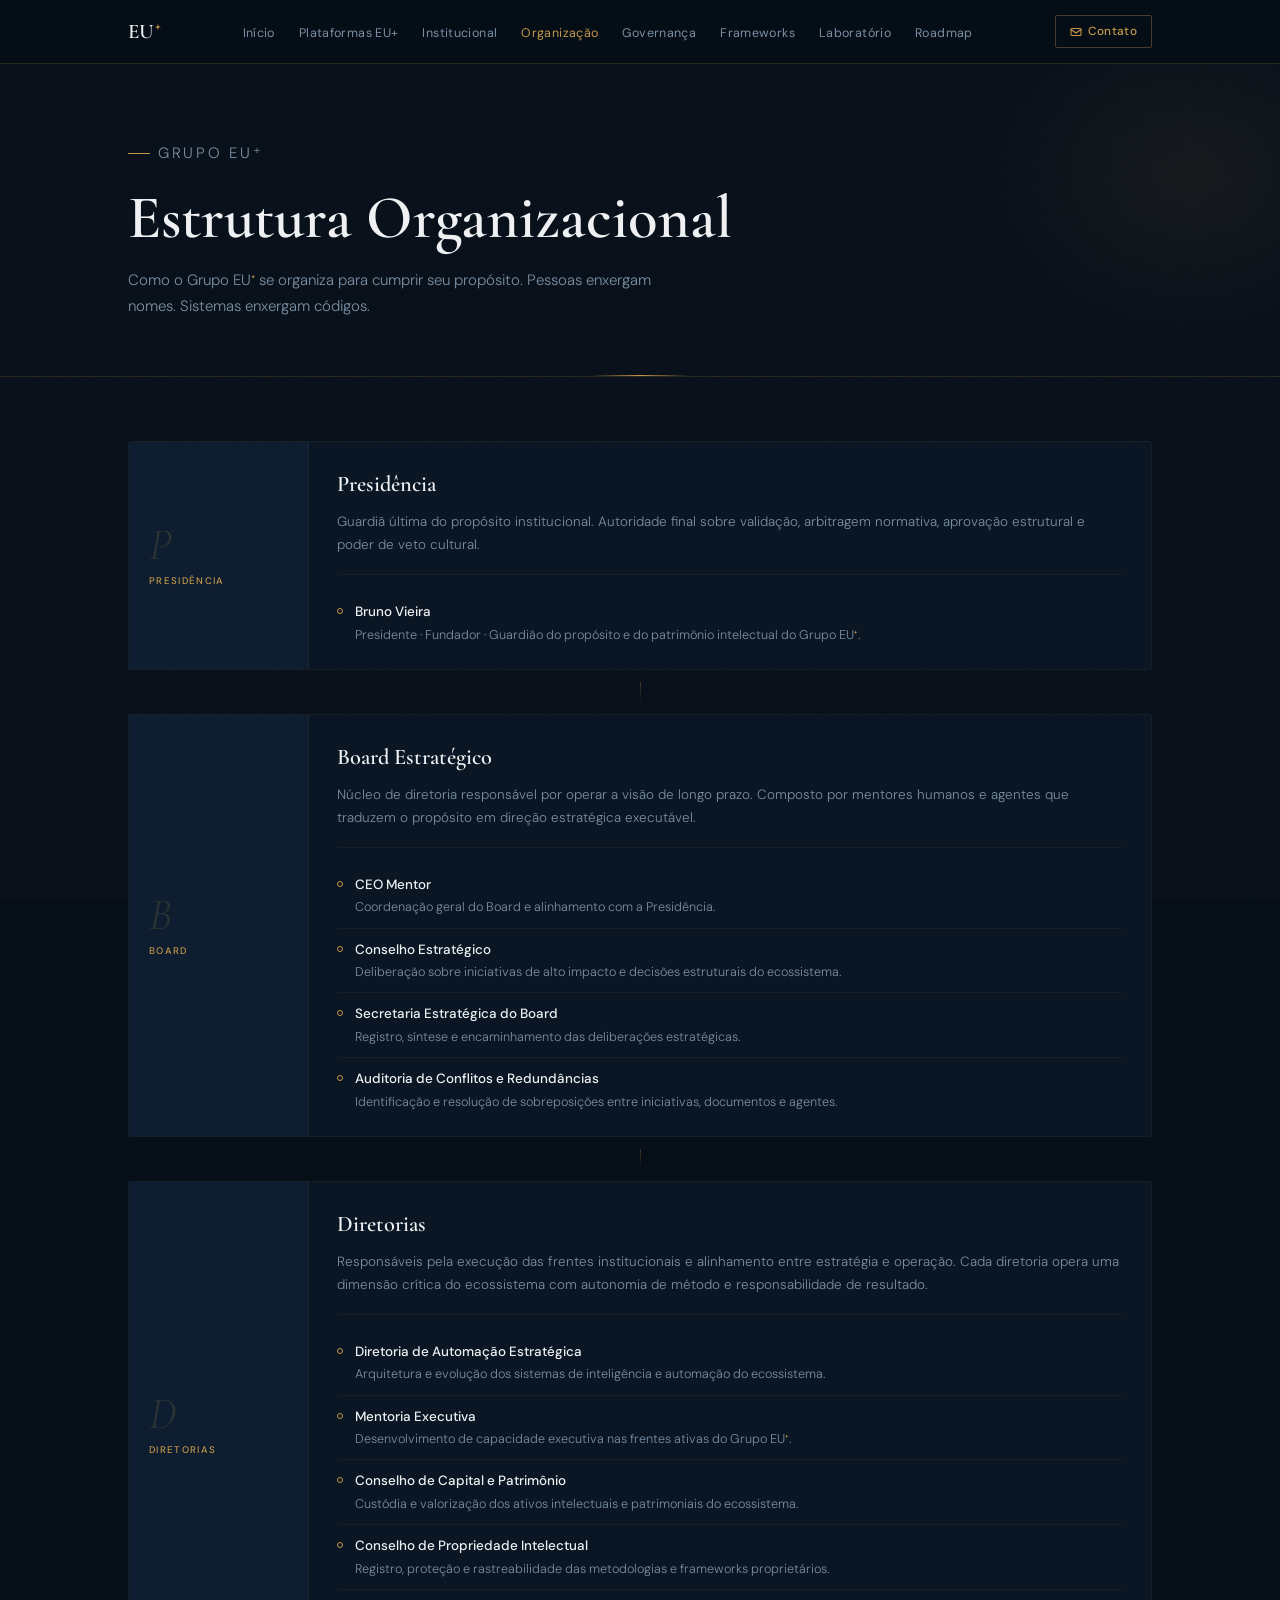
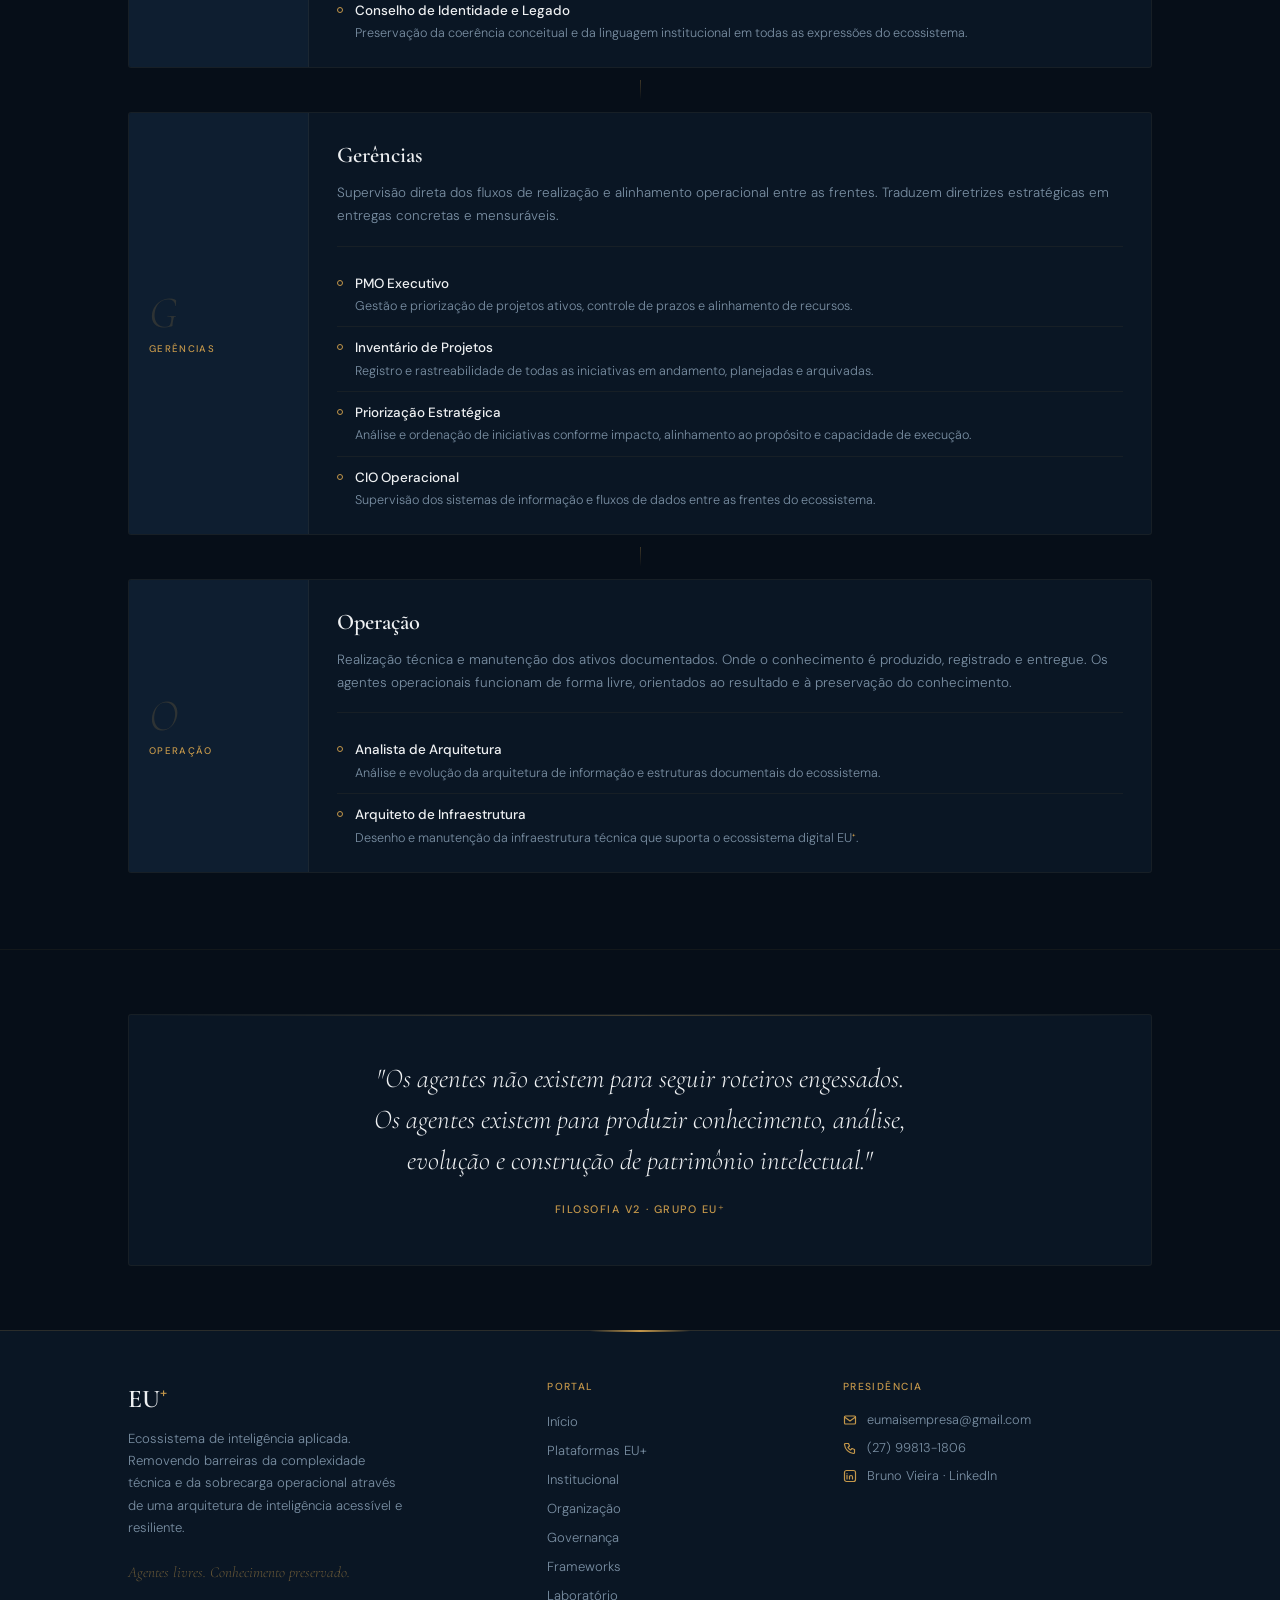
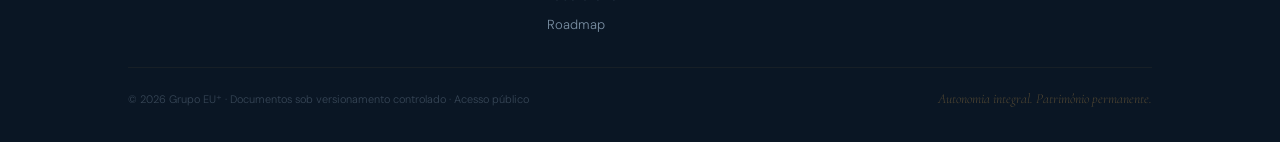
<file: organização/index.html>
<!DOCTYPE html>
<html lang="pt-BR">
<head>
<meta charset="UTF-8">
<meta name="viewport" content="width=device-width, initial-scale=1.0">
<title>EU⁺ · Estrutura Organizacional</title>
<link rel="stylesheet" href="../css/style.css">
<style>
.org-wrap { display:flex; flex-direction:column; gap:0; }
.org-level { border:1px solid var(--border2); border-radius:3px; background:var(--bg2); margin-bottom:12px; overflow:hidden; transition:border-color 0.3s; display:grid; grid-template-columns:180px 1fr; }
.org-level:hover { border-color:rgba(196,151,74,0.25); }
.org-badge { background:var(--bg3); border-right:1px solid var(--border2); padding:24px 20px; display:flex; flex-direction:column; justify-content:center; gap:5px; transition:background 0.2s; }
.org-level:hover .org-badge { background:var(--bg4); }
.org-badge-n { font-family:'Cormorant Garamond',serif; font-size:2.8rem; font-weight:300; font-style:italic; color:rgba(196,151,74,0.18); line-height:1; }
.org-badge-tag { font-size:0.6rem; font-weight:500; letter-spacing:0.14em; text-transform:uppercase; color:var(--gold); }
.org-body { padding:24px 28px; }
.org-title { font-family:'Cormorant Garamond',serif; font-size:1.4rem; font-weight:600; color:var(--text); margin-bottom:8px; }
.org-purpose { font-size:0.84rem; font-weight:300; color:var(--muted); line-height:1.72; margin-bottom:18px; }
.org-roles { border-top:1px solid var(--border2); padding-top:16px; display:flex; flex-direction:column; gap:0; }
.org-role { display:flex; align-items:flex-start; gap:12px; padding:10px 0; border-bottom:1px solid var(--border2); }
.org-role:last-child { border-bottom:none; padding-bottom:0; }
.org-role-dot { width:6px; height:6px; border-radius:50%; border:1px solid var(--gold); background:transparent; flex-shrink:0; margin-top:7px; transition:background 0.2s; }
.org-level:hover .org-role-dot { background:var(--gold); }
.org-role-name { font-size:0.84rem; font-weight:500; color:var(--text); margin-bottom:2px; }
.org-role-desc { font-size:0.79rem; font-weight:300; color:var(--muted); line-height:1.6; }
.conn { width:1px; height:20px; background:linear-gradient(to bottom,rgba(196,151,74,0.3),transparent); margin:0 auto 12px; }
@media(max-width:900px){ .org-level{grid-template-columns:1fr;} .org-badge{border-right:none;border-bottom:1px solid var(--border2);flex-direction:row;align-items:center;gap:14px;padding:14px 18px;} }
</style>
</head>
<body>
<nav class="topnav" id="topnav"></nav>
<div class="page-wrap">
  <div class="page-hero">
    <div class="container">
      <p class="hero-eyebrow reveal">Grupo EU⁺</p>
      <h1 class="reveal rd1">Estrutura Organizacional</h1>
      <p class="reveal rd2">Como o Grupo EU<sup class="plus">+</sup> se organiza para cumprir seu propósito. Pessoas enxergam nomes. Sistemas enxergam códigos.</p>
    </div>
  </div>

  <section class="sec">
    <div class="container">

      <div class="org-level reveal">
        <div class="org-badge"><span class="org-badge-n">P</span><span class="org-badge-tag">Presidência</span></div>
        <div class="org-body">
          <div class="org-title">Presidência</div>
          <p class="org-purpose">Guardiã última do propósito institucional. Autoridade final sobre validação, arbitragem normativa, aprovação estrutural e poder de veto cultural.</p>
          <div class="org-roles">
            <div class="org-role"><div class="org-role-dot"></div><div><div class="org-role-name">Bruno Vieira</div><div class="org-role-desc">Presidente · Fundador · Guardião do propósito e do patrimônio intelectual do Grupo EU<sup class="plus">+</sup>.</div></div></div>
          </div>
        </div>
      </div>

      <div class="conn"></div>

      <div class="org-level reveal rd1">
        <div class="org-badge"><span class="org-badge-n">B</span><span class="org-badge-tag">Board</span></div>
        <div class="org-body">
          <div class="org-title">Board Estratégico</div>
          <p class="org-purpose">Núcleo de diretoria responsável por operar a visão de longo prazo. Composto por mentores humanos e agentes que traduzem o propósito em direção estratégica executável.</p>
          <div class="org-roles">
            <div class="org-role"><div class="org-role-dot"></div><div><div class="org-role-name">CEO Mentor</div><div class="org-role-desc">Coordenação geral do Board e alinhamento com a Presidência.</div></div></div>
            <div class="org-role"><div class="org-role-dot"></div><div><div class="org-role-name">Conselho Estratégico</div><div class="org-role-desc">Deliberação sobre iniciativas de alto impacto e decisões estruturais do ecossistema.</div></div></div>
            <div class="org-role"><div class="org-role-dot"></div><div><div class="org-role-name">Secretaria Estratégica do Board</div><div class="org-role-desc">Registro, síntese e encaminhamento das deliberações estratégicas.</div></div></div>
            <div class="org-role"><div class="org-role-dot"></div><div><div class="org-role-name">Auditoria de Conflitos e Redundâncias</div><div class="org-role-desc">Identificação e resolução de sobreposições entre iniciativas, documentos e agentes.</div></div></div>
          </div>
        </div>
      </div>

      <div class="conn"></div>

      <div class="org-level reveal rd2">
        <div class="org-badge"><span class="org-badge-n">D</span><span class="org-badge-tag">Diretorias</span></div>
        <div class="org-body">
          <div class="org-title">Diretorias</div>
          <p class="org-purpose">Responsáveis pela execução das frentes institucionais e alinhamento entre estratégia e operação. Cada diretoria opera uma dimensão crítica do ecossistema com autonomia de método e responsabilidade de resultado.</p>
          <div class="org-roles">
            <div class="org-role"><div class="org-role-dot"></div><div><div class="org-role-name">Diretoria de Automação Estratégica</div><div class="org-role-desc">Arquitetura e evolução dos sistemas de inteligência e automação do ecossistema.</div></div></div>
            <div class="org-role"><div class="org-role-dot"></div><div><div class="org-role-name">Mentoria Executiva</div><div class="org-role-desc">Desenvolvimento de capacidade executiva nas frentes ativas do Grupo EU<sup class="plus">+</sup>.</div></div></div>
            <div class="org-role"><div class="org-role-dot"></div><div><div class="org-role-name">Conselho de Capital e Patrimônio</div><div class="org-role-desc">Custódia e valorização dos ativos intelectuais e patrimoniais do ecossistema.</div></div></div>
            <div class="org-role"><div class="org-role-dot"></div><div><div class="org-role-name">Conselho de Propriedade Intelectual</div><div class="org-role-desc">Registro, proteção e rastreabilidade das metodologias e frameworks proprietários.</div></div></div>
            <div class="org-role"><div class="org-role-dot"></div><div><div class="org-role-name">Conselho de Identidade e Legado</div><div class="org-role-desc">Preservação da coerência conceitual e da linguagem institucional em todas as expressões do ecossistema.</div></div></div>
          </div>
        </div>
      </div>

      <div class="conn"></div>

      <div class="org-level reveal rd3">
        <div class="org-badge"><span class="org-badge-n">G</span><span class="org-badge-tag">Gerências</span></div>
        <div class="org-body">
          <div class="org-title">Gerências</div>
          <p class="org-purpose">Supervisão direta dos fluxos de realização e alinhamento operacional entre as frentes. Traduzem diretrizes estratégicas em entregas concretas e mensuráveis.</p>
          <div class="org-roles">
            <div class="org-role"><div class="org-role-dot"></div><div><div class="org-role-name">PMO Executivo</div><div class="org-role-desc">Gestão e priorização de projetos ativos, controle de prazos e alinhamento de recursos.</div></div></div>
            <div class="org-role"><div class="org-role-dot"></div><div><div class="org-role-name">Inventário de Projetos</div><div class="org-role-desc">Registro e rastreabilidade de todas as iniciativas em andamento, planejadas e arquivadas.</div></div></div>
            <div class="org-role"><div class="org-role-dot"></div><div><div class="org-role-name">Priorização Estratégica</div><div class="org-role-desc">Análise e ordenação de iniciativas conforme impacto, alinhamento ao propósito e capacidade de execução.</div></div></div>
            <div class="org-role"><div class="org-role-dot"></div><div><div class="org-role-name">CIO Operacional</div><div class="org-role-desc">Supervisão dos sistemas de informação e fluxos de dados entre as frentes do ecossistema.</div></div></div>
          </div>
        </div>
      </div>

      <div class="conn"></div>

      <div class="org-level reveal rd4">
        <div class="org-badge"><span class="org-badge-n">O</span><span class="org-badge-tag">Operação</span></div>
        <div class="org-body">
          <div class="org-title">Operação</div>
          <p class="org-purpose">Realização técnica e manutenção dos ativos documentados. Onde o conhecimento é produzido, registrado e entregue. Os agentes operacionais funcionam de forma livre, orientados ao resultado e à preservação do conhecimento.</p>
          <div class="org-roles">
            <div class="org-role"><div class="org-role-dot"></div><div><div class="org-role-name">Analista de Arquitetura</div><div class="org-role-desc">Análise e evolução da arquitetura de informação e estruturas documentais do ecossistema.</div></div></div>
            <div class="org-role"><div class="org-role-dot"></div><div><div class="org-role-name">Arquiteto de Infraestrutura</div><div class="org-role-desc">Desenho e manutenção da infraestrutura técnica que suporta o ecossistema digital EU<sup class="plus">+</sup>.</div></div></div>
          </div>
        </div>
      </div>

    </div>
  </section>

  <section class="sec">
    <div class="container">
      <div class="card reveal" style="text-align:center;padding:44px 40px">
        <p style="font-family:'Cormorant Garamond',serif;font-size:clamp(1.2rem,2.5vw,1.7rem);font-weight:300;font-style:italic;color:var(--text);line-height:1.5;margin-bottom:14px">"Os agentes não existem para seguir roteiros engessados.<br>Os agentes existem para produzir conhecimento, análise,<br>evolução e construção de patrimônio intelectual."</p>
        <span style="font-size:0.68rem;font-weight:500;letter-spacing:0.14em;text-transform:uppercase;color:var(--gold)">Filosofia V2 · Grupo EU⁺</span>
      </div>
    </div>
  </section>
</div>
<footer id="site-footer"></footer>
<script src="../js/shared.js"></script>
<script>buildNav('organizacao'); buildFooter();</script>
</body>
</html>
</file>
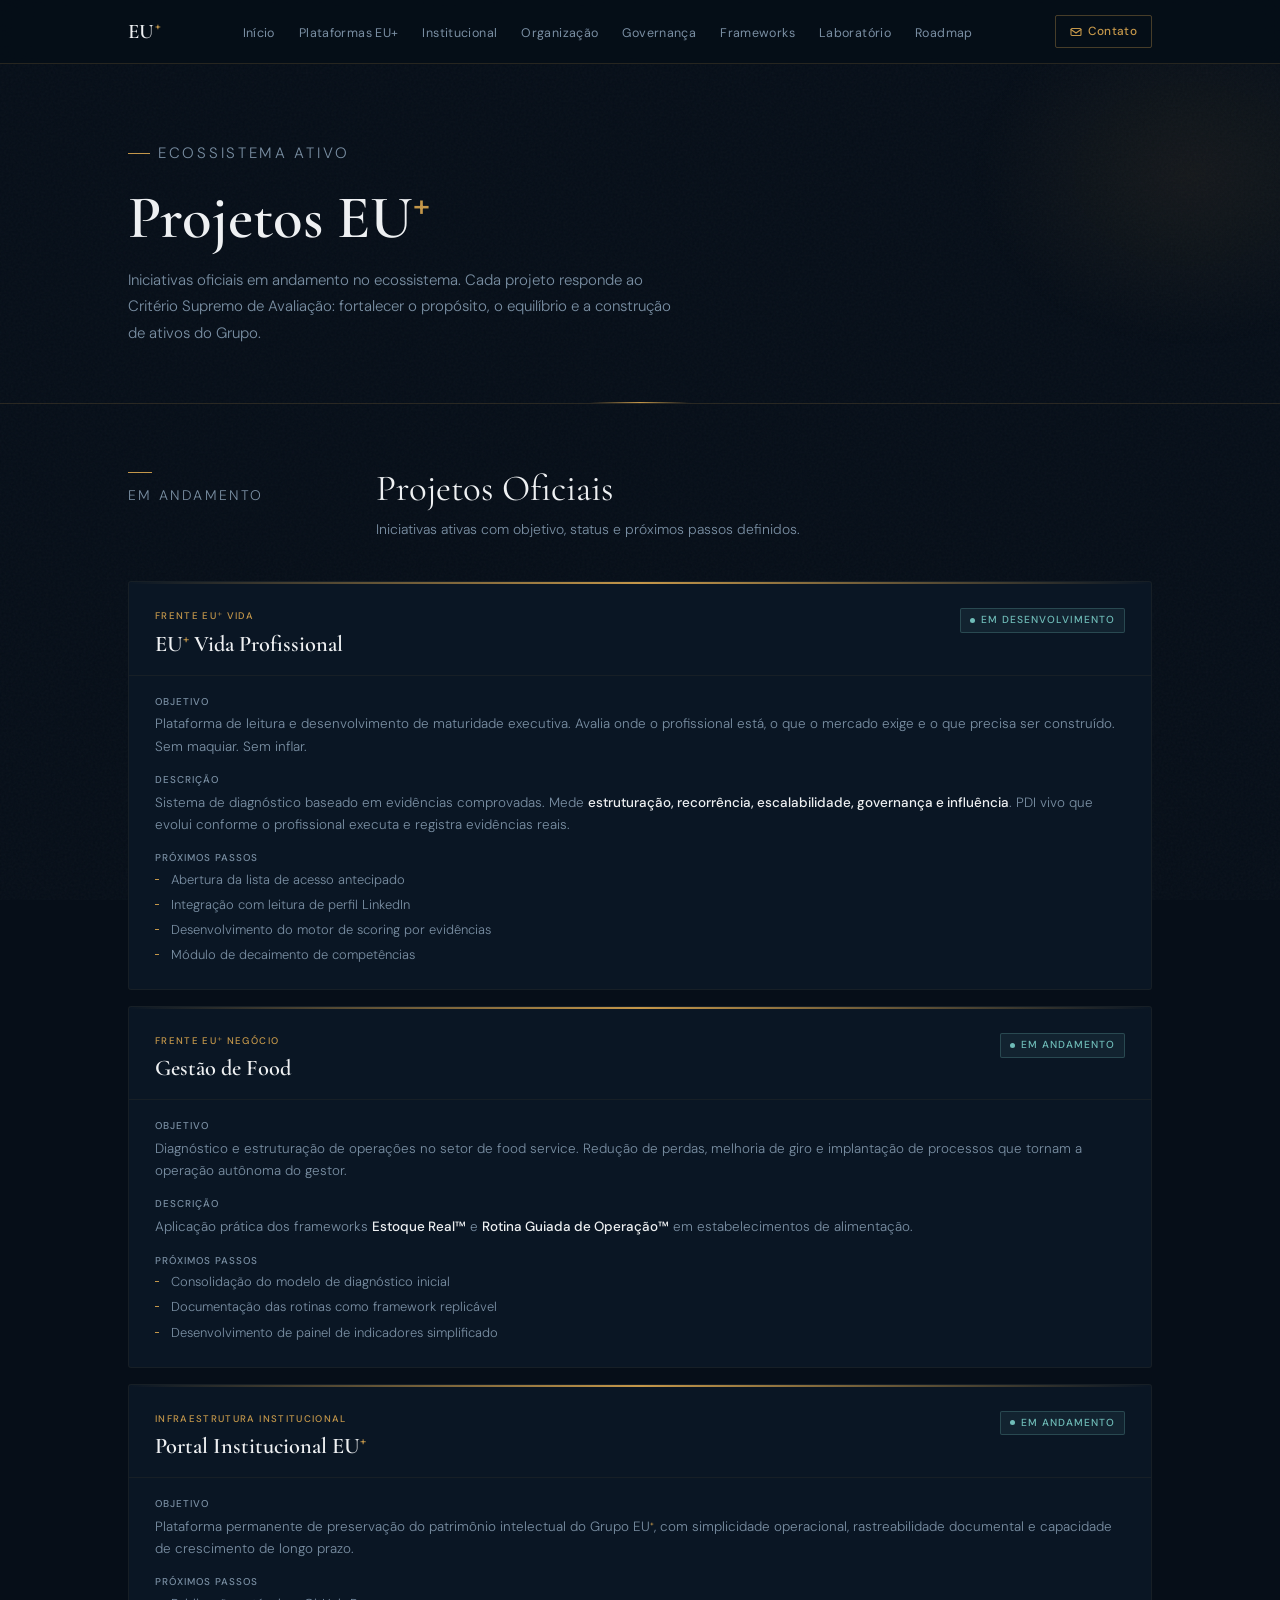
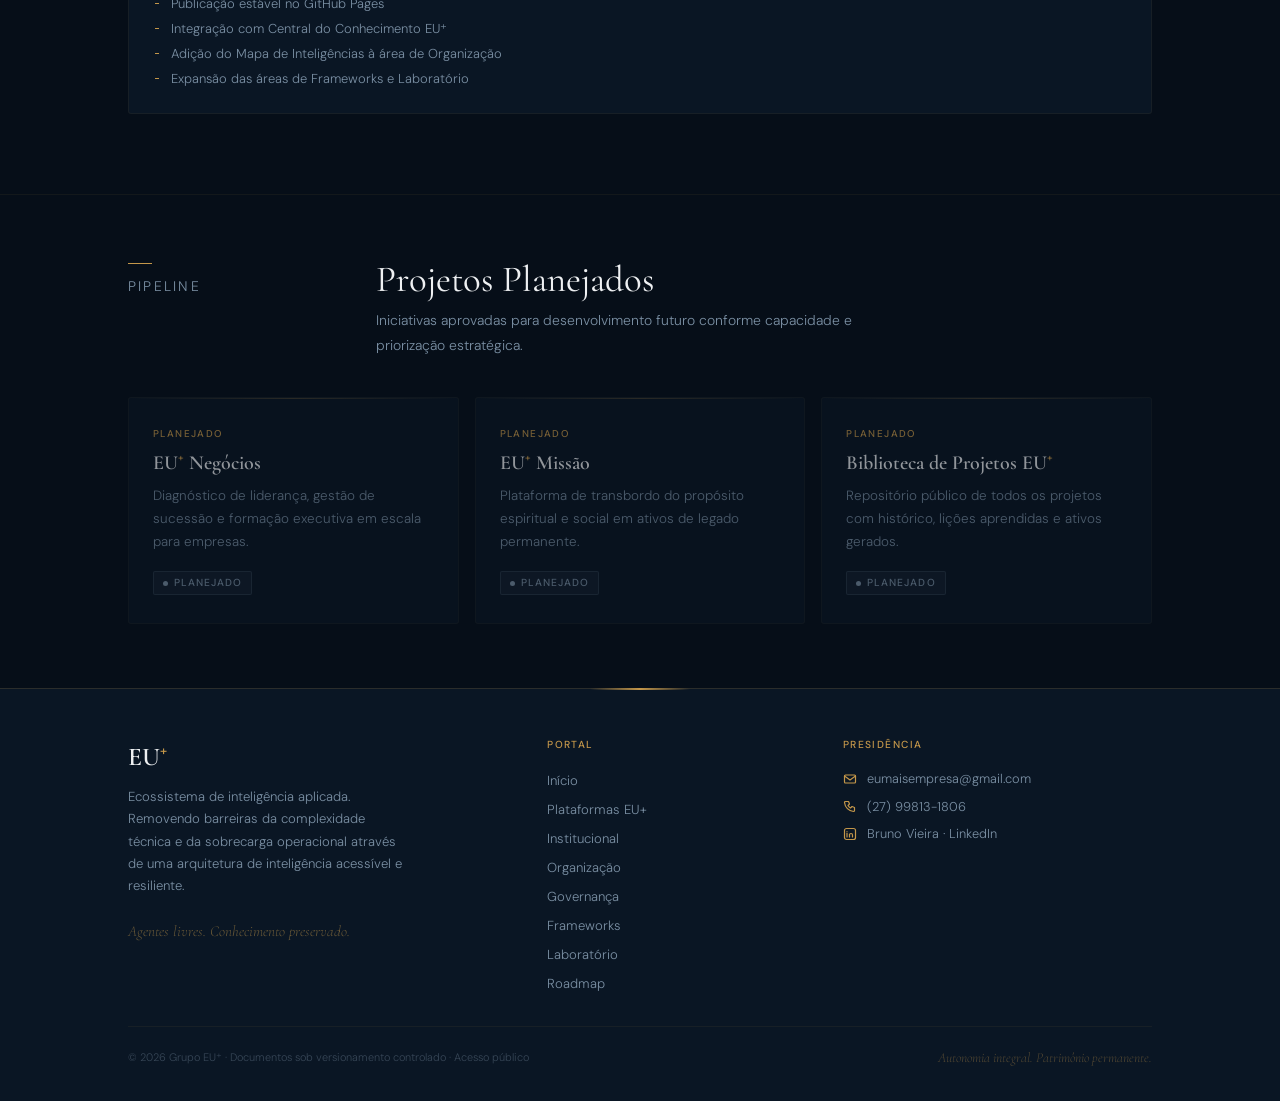
<file: projetos/index.html>
<!DOCTYPE html>
<html lang="pt-BR">
<head>
<meta charset="UTF-8">
<meta name="viewport" content="width=device-width, initial-scale=1.0">
<title>EU⁺ · Projetos</title>
<link rel="stylesheet" href="../css/style.css">
<style>
.proj-card{border:1px solid var(--border2);border-radius:3px;background:var(--bg2);overflow:hidden;transition:border-color 0.3s,transform 0.2s;margin-bottom:16px;}
.proj-card:hover{border-color:rgba(196,151,74,0.28);transform:translateY(-2px);}
.proj-header{padding:26px 26px 18px;display:flex;justify-content:space-between;align-items:flex-start;gap:16px;border-bottom:1px solid var(--border2);position:relative;}
.proj-header::before{content:'';position:absolute;top:0;left:0;right:0;height:2px;background:linear-gradient(90deg,transparent,var(--gold),transparent);}
.proj-label{font-size:0.6rem;font-weight:500;letter-spacing:0.14em;text-transform:uppercase;color:var(--gold);margin-bottom:7px;}
.proj-name{font-family:'Cormorant Garamond',serif;font-size:1.4rem;font-weight:600;color:var(--text);line-height:1.15;}
.proj-body{padding:18px 26px 24px;display:flex;flex-direction:column;gap:14px;}
.pf-label{font-size:0.62rem;font-weight:500;letter-spacing:0.1em;text-transform:uppercase;color:var(--muted);margin-bottom:4px;}
.pf-text{font-size:0.84rem;font-weight:300;color:var(--muted);line-height:1.65;}
.pf-text strong{font-weight:500;color:var(--text);}
.pf-steps{list-style:none;display:flex;flex-direction:column;gap:5px;margin-top:4px;}
.pf-steps li{font-size:0.81rem;font-weight:300;color:var(--muted);padding-left:16px;position:relative;line-height:1.55;}
.pf-steps li::before{content:'';position:absolute;left:0;top:9px;width:4px;height:1px;background:var(--gold);}
</style>
</head>
<body>
<nav class="topnav" id="topnav"></nav>
<div class="page-wrap">
  <div class="page-hero">
    <div class="container">
      <p class="hero-eyebrow reveal">Ecossistema Ativo</p>
      <h1 class="reveal rd1">Projetos EU<sup class="plus">+</sup></h1>
      <p class="reveal rd2">Iniciativas oficiais em andamento no ecossistema. Cada projeto responde ao Critério Supremo de Avaliação: fortalecer o propósito, o equilíbrio e a construção de ativos do Grupo.</p>
    </div>
  </div>

  <section class="sec">
    <div class="container">
      <div class="two-col sec-head"><div><p class="side-label">Em andamento</p></div><div><h2 class="reveal">Projetos Oficiais</h2><p class="reveal rd1">Iniciativas ativas com objetivo, status e próximos passos definidos.</p></div></div>

      <div class="proj-card reveal">
        <div class="proj-header"><div><div class="proj-label">Frente EU⁺ VIDA</div><div class="proj-name">EU<sup class="plus">+</sup> Vida Profissional</div></div><span class="status-badge ativo">Em desenvolvimento</span></div>
        <div class="proj-body">
          <div><div class="pf-label">Objetivo</div><div class="pf-text">Plataforma de leitura e desenvolvimento de maturidade executiva. Avalia onde o profissional está, o que o mercado exige e o que precisa ser construído. Sem maquiar. Sem inflar.</div></div>
          <div><div class="pf-label">Descrição</div><div class="pf-text">Sistema de diagnóstico baseado em evidências comprovadas. Mede <strong>estruturação, recorrência, escalabilidade, governança e influência</strong>. PDI vivo que evolui conforme o profissional executa e registra evidências reais.</div></div>
          <div><div class="pf-label">Próximos passos</div><ul class="pf-steps"><li>Abertura da lista de acesso antecipado</li><li>Integração com leitura de perfil LinkedIn</li><li>Desenvolvimento do motor de scoring por evidências</li><li>Módulo de decaimento de competências</li></ul></div>
        </div>
      </div>

      <div class="proj-card reveal rd1">
        <div class="proj-header"><div><div class="proj-label">Frente EU⁺ NEGÓCIO</div><div class="proj-name">Gestão de Food</div></div><span class="status-badge ativo">Em andamento</span></div>
        <div class="proj-body">
          <div><div class="pf-label">Objetivo</div><div class="pf-text">Diagnóstico e estruturação de operações no setor de food service. Redução de perdas, melhoria de giro e implantação de processos que tornam a operação autônoma do gestor.</div></div>
          <div><div class="pf-label">Descrição</div><div class="pf-text">Aplicação prática dos frameworks <strong>Estoque Real™</strong> e <strong>Rotina Guiada de Operação™</strong> em estabelecimentos de alimentação.</div></div>
          <div><div class="pf-label">Próximos passos</div><ul class="pf-steps"><li>Consolidação do modelo de diagnóstico inicial</li><li>Documentação das rotinas como framework replicável</li><li>Desenvolvimento de painel de indicadores simplificado</li></ul></div>
        </div>
      </div>

      <div class="proj-card reveal rd2">
        <div class="proj-header"><div><div class="proj-label">Infraestrutura Institucional</div><div class="proj-name">Portal Institucional EU<sup class="plus">+</sup></div></div><span class="status-badge ativo">Em andamento</span></div>
        <div class="proj-body">
          <div><div class="pf-label">Objetivo</div><div class="pf-text">Plataforma permanente de preservação do patrimônio intelectual do Grupo EU<sup class="plus">+</sup>, com simplicidade operacional, rastreabilidade documental e capacidade de crescimento de longo prazo.</div></div>
          <div><div class="pf-label">Próximos passos</div><ul class="pf-steps"><li>Publicação estável no GitHub Pages</li><li>Integração com Central do Conhecimento EU⁺</li><li>Adição do Mapa de Inteligências à área de Organização</li><li>Expansão das áreas de Frameworks e Laboratório</li></ul></div>
        </div>
      </div>
    </div>
  </section>

  <section class="sec">
    <div class="container">
      <div class="two-col sec-head"><div><p class="side-label">Pipeline</p></div><div><h2 class="reveal">Projetos Planejados</h2><p class="reveal rd1">Iniciativas aprovadas para desenvolvimento futuro conforme capacidade e priorização estratégica.</p></div></div>
      <div class="grid3">
        <div class="card reveal" style="opacity:0.6"><div class="card-label">Planejado</div><h3>EU<sup class="plus">+</sup> Negócios</h3><p>Diagnóstico de liderança, gestão de sucessão e formação executiva em escala para empresas.</p><div style="margin-top:14px"><span class="status-badge dev">Planejado</span></div></div>
        <div class="card reveal rd1" style="opacity:0.6"><div class="card-label">Planejado</div><h3>EU<sup class="plus">+</sup> Missão</h3><p>Plataforma de transbordo do propósito espiritual e social em ativos de legado permanente.</p><div style="margin-top:14px"><span class="status-badge dev">Planejado</span></div></div>
        <div class="card reveal rd2" style="opacity:0.6"><div class="card-label">Planejado</div><h3>Biblioteca de Projetos EU<sup class="plus">+</sup></h3><p>Repositório público de todos os projetos com histórico, lições aprendidas e ativos gerados.</p><div style="margin-top:14px"><span class="status-badge dev">Planejado</span></div></div>
      </div>
    </div>
  </section>
</div>
<footer id="site-footer"></footer>
<script src="../js/shared.js"></script>
<script>buildNav('projetos'); buildFooter();</script>
</body>
</html>
</file>
<file: css/style.css>
@import url('https://fonts.googleapis.com/css2?family=Cormorant+Garamond:ital,wght@0,300;0,400;0,600;1,300;1,400&family=DM+Sans:wght@300;400;500&display=swap');

*, *::before, *::after { box-sizing: border-box; margin: 0; padding: 0; }

:root {
  --bg:      #060E18;
  --bg2:     #0A1624;
  --bg3:     #0E1E30;
  --bg4:     #13263C;
  --gold:    #C4974A;
  --text:    #EEF0F2;
  --muted:   #7A8FA3;
  --border:  rgba(196,151,74,0.18);
  --border2: rgba(196,151,74,0.07);
  --nav-h:   64px;
  --base:    /Eumais;
}

html { scroll-behavior: smooth; }

body {
  background: var(--bg);
  color: var(--text);
  font-family: 'DM Sans', sans-serif;
  font-weight: 300;
  line-height: 1.6;
  min-height: 100vh;
  overflow-x: hidden;
}

body::after {
  content: '';
  position: fixed; inset: 0;
  background-image: url("data:image/svg+xml,%3Csvg viewBox='0 0 512 512' xmlns='http://www.w3.org/2000/svg'%3E%3Cfilter id='g'%3E%3CfeTurbulence type='fractalNoise' baseFrequency='0.75' numOctaves='4' stitchTiles='stitch'/%3E%3C/filter%3E%3Crect width='100%25' height='100%25' filter='url(%23g)' opacity='0.035'/%3E%3C/svg%3E");
  pointer-events: none; z-index: 0;
}

h1, h2, h3, h4 { font-family: 'Cormorant Garamond', serif; line-height: 1.12; }

sup.plus {
  font-size: 0.5em; vertical-align: super;
  color: var(--gold);
  font-family: 'DM Sans', sans-serif;
  font-weight: 500; letter-spacing: 0;
}

.container { max-width: 1080px; margin: 0 auto; padding: 0 28px; }

/* ── TOP NAV ── */
.topnav {
  position: fixed; top: 0; left: 0; right: 0;
  height: var(--nav-h);
  background: rgba(6,14,24,0.94);
  backdrop-filter: blur(18px);
  border-bottom: 1px solid var(--border);
  z-index: 100;
}

.topnav .container {
  height: 100%;
  display: flex; align-items: center;
  justify-content: space-between; gap: 20px;
}

.nav-logo {
  font-family: 'Cormorant Garamond', serif;
  font-weight: 600; font-size: 1.3rem;
  color: var(--text); text-decoration: none;
  letter-spacing: 0.02em; white-space: nowrap;
  flex-shrink: 0;
}

.nav-links {
  display: flex; align-items: center; gap: 2px;
  list-style: none;
}

.nav-links a {
  color: var(--muted); text-decoration: none;
  font-size: 0.78rem; font-weight: 400;
  letter-spacing: 0.03em;
  padding: 6px 11px; border-radius: 2px;
  transition: color 0.2s, background 0.2s;
  white-space: nowrap;
}

.nav-links a:hover { color: var(--text); background: rgba(196,151,74,0.07); }
.nav-links a.active { color: var(--gold); }

.nav-cta {
  flex-shrink: 0;
}

.nav-cta a {
  display: inline-flex; align-items: center; gap: 6px;
  font-size: 0.74rem; font-weight: 500;
  color: var(--gold); text-decoration: none;
  border: 1px solid rgba(196,151,74,0.35);
  padding: 6px 14px; border-radius: 2px;
  transition: background 0.2s, color 0.2s;
  white-space: nowrap;
  letter-spacing: 0.03em;
}

.nav-cta a:hover { background: var(--gold); color: var(--bg); }

.nav-burger {
  display: none; background: none; border: none;
  cursor: pointer; padding: 4px; color: var(--muted);
  flex-shrink: 0;
}

/* ── PAGE WRAPPER ── */
.page-wrap { padding-top: var(--nav-h); min-height: 100vh; position: relative; z-index: 1; }

/* ── PAGE HERO ── */
.page-hero {
  padding: 72px 0 56px;
  border-bottom: 1px solid var(--border);
  position: relative; overflow: hidden;
}

.page-hero::before {
  content: '';
  position: absolute; top: -80px; right: -150px;
  width: 480px; height: 380px;
  background: radial-gradient(ellipse, rgba(196,151,74,0.08) 0%, transparent 65%);
  pointer-events: none;
}

.page-hero::after {
  content: '';
  position: absolute; bottom: -1px; left: 50%;
  transform: translateX(-50%);
  width: 100px; height: 2px;
  background: linear-gradient(90deg, transparent, var(--gold), transparent);
}

.hero-eyebrow {
  display: inline-flex; align-items: center; gap: 8px;
  font-size: 0.68rem; font-weight: 500;
  letter-spacing: 0.18em; text-transform: uppercase;
  color: var(--gold); margin-bottom: 18px;
}

.hero-eyebrow::before {
  content: ''; display: block;
  width: 22px; height: 1px; background: var(--gold);
}

.page-hero h1 {
  font-size: clamp(2.2rem, 5vw, 3.8rem);
  font-weight: 600; color: var(--text);
  margin-bottom: 16px; line-height: 1.08;
}

.page-hero p {
  font-size: 0.94rem; font-weight: 300;
  color: var(--muted); max-width: 560px;
  line-height: 1.78;
}

/* ── SIDE LABEL ── */
.side-label {
  font-size: 0.66rem; font-weight: 500;
  letter-spacing: 0.16em; text-transform: uppercase;
  color: var(--gold); padding-top: 4px;
}

.side-label::before {
  content: ''; display: block;
  width: 24px; height: 1px;
  background: var(--gold); margin-bottom: 10px;
}

/* ── TWO-COL LAYOUT ── */
.two-col {
  display: grid;
  grid-template-columns: 200px 1fr;
  gap: 48px; align-items: start;
}

/* ── SECTIONS ── */
.sec { padding: 64px 0; position: relative; z-index: 1; }
.sec + .sec { border-top: 1px solid var(--border2); }

.sec-head { margin-bottom: 40px; }
.sec-head h2 { font-size: clamp(1.6rem, 3vw, 2.3rem); font-weight: 400; color: var(--text); margin-bottom: 8px; }
.sec-head p { font-size: 0.87rem; font-weight: 300; color: var(--muted); line-height: 1.75; max-width: 480px; }

/* ── GRIDS ── */
.grid2 { display: grid; grid-template-columns: 1fr 1fr; gap: 16px; }
.grid3 { display: grid; grid-template-columns: repeat(3, 1fr); gap: 16px; }

/* ── GENERIC CARD ── */
.card {
  border: 1px solid var(--border2); border-radius: 3px;
  padding: 28px 24px; background: var(--bg2);
  position: relative; overflow: hidden;
  transition: border-color 0.3s, transform 0.2s;
}

.card::before {
  content: ''; position: absolute;
  top: 0; left: 0; right: 0; height: 1px;
  background: linear-gradient(90deg, transparent, rgba(196,151,74,0.3), transparent);
}

.card:hover { border-color: rgba(196,151,74,0.3); transform: translateY(-2px); }
.card-label { font-size: 0.62rem; font-weight: 500; letter-spacing: 0.14em; text-transform: uppercase; color: var(--gold); margin-bottom: 10px; }
.card h3 { font-family: 'Cormorant Garamond', serif; font-size: 1.25rem; font-weight: 600; color: var(--text); margin-bottom: 10px; }
.card p { font-size: 0.84rem; font-weight: 300; color: var(--muted); line-height: 1.72; }

/* ── STATUS BADGES ── */
.status-badge { display: inline-flex; align-items: center; gap: 6px; font-size: 0.64rem; font-weight: 500; letter-spacing: 0.1em; text-transform: uppercase; padding: 3px 9px; border-radius: 2px; }
.status-badge::before { content: ''; width: 5px; height: 5px; border-radius: 50%; flex-shrink: 0; }
.status-badge.vigente { color: var(--gold); background: rgba(196,151,74,0.1); border: 1px solid rgba(196,151,74,0.28); }
.status-badge.vigente::before { background: var(--gold); box-shadow: 0 0 6px rgba(196,151,74,0.5); }
.status-badge.ativo { color: #6FBCB8; background: rgba(111,188,184,0.08); border: 1px solid rgba(111,188,184,0.25); }
.status-badge.ativo::before { background: #6FBCB8; }
.status-badge.dev { color: var(--muted); background: rgba(122,143,163,0.08); border: 1px solid rgba(122,143,163,0.2); }
.status-badge.dev::before { background: var(--muted); }

/* ── DOC BLOCKS ── */
.doc-block {
  margin-bottom: 12px;
  border: 1px solid var(--border2); border-radius: 3px;
  overflow: hidden; background: var(--bg2);
  transition: border-color 0.3s;
}

.doc-block:hover { border-color: rgba(196,151,74,0.22); }

.doc-block-header {
  display: grid; grid-template-columns: 200px 1fr;
  align-items: stretch;
}

.doc-badge {
  background: var(--bg3); border-right: 1px solid var(--border2);
  padding: 18px 20px;
  display: flex; flex-direction: column;
  justify-content: center; gap: 4px;
  transition: background 0.2s;
}

.doc-block:hover .doc-badge { background: var(--bg4); }
.doc-badge-num { font-family: 'Cormorant Garamond', serif; font-size: 2.6rem; font-weight: 300; font-style: italic; color: rgba(196,151,74,0.18); line-height: 1; }
.doc-badge-label { font-size: 0.58rem; font-weight: 500; letter-spacing: 0.14em; text-transform: uppercase; color: var(--gold); }

.doc-block-title { padding: 18px 22px; display: flex; align-items: center; justify-content: space-between; gap: 14px; }
.doc-block-name { font-family: 'Cormorant Garamond', serif; font-size: 1.28rem; font-weight: 400; color: var(--text); }
.doc-block-count { font-size: 0.68rem; font-weight: 400; color: var(--muted); letter-spacing: 0.06em; white-space: nowrap; flex-shrink: 0; }

.doc-list { border-top: 1px solid var(--border2); }
.doc-row { border-bottom: 1px solid var(--border2); }
.doc-row:last-child { border-bottom: none; }

.doc-trigger {
  width: 100%; display: flex; align-items: center;
  gap: 16px; padding: 14px 22px 14px 222px;
  background: none; border: none; cursor: pointer;
  text-align: left; transition: background 0.2s;
  color: inherit; font-family: inherit;
}

.doc-trigger:hover { background: rgba(196,151,74,0.04); }
.doc-trigger.disabled { cursor: default; opacity: 0.45; }
.doc-trigger.disabled:hover { background: none; }

.doc-icon { width: 28px; height: 28px; flex-shrink: 0; display: flex; align-items: center; justify-content: center; border: 1px solid var(--border); border-radius: 2px; background: var(--bg3); color: var(--gold); }
.doc-info { flex: 1; min-width: 0; }
.doc-name { font-size: 0.86rem; font-weight: 400; color: var(--text); margin-bottom: 2px; }
.doc-trigger.disabled .doc-name { color: var(--muted); }
.doc-version { font-size: 0.66rem; font-weight: 300; color: var(--muted); letter-spacing: 0.04em; }

.doc-status { font-size: 0.62rem; font-weight: 500; letter-spacing: 0.08em; text-transform: uppercase; padding: 3px 8px; border-radius: 2px; flex-shrink: 0; }
.doc-status.active { color: var(--gold); background: rgba(196,151,74,0.1); border: 1px solid rgba(196,151,74,0.28); }
.doc-status.wip { color: var(--muted); background: rgba(122,143,163,0.08); border: 1px solid rgba(122,143,163,0.2); }

.doc-chevron { color: var(--muted); flex-shrink: 0; transition: color 0.2s, transform 0.3s; }
.doc-trigger:not(.disabled):hover .doc-chevron { color: var(--gold); }
.doc-trigger.open .doc-chevron { transform: rotate(180deg); color: var(--gold); }

/* ── INLINE DOC CONTENT ── */
.doc-content { display: none; border-top: 1px solid var(--border2); background: var(--bg); }
.doc-content.open { display: block; }
.doc-inner { max-width: 800px; margin: 0 auto; padding: 48px 36px 56px; }

.dh { border-bottom: 1px solid var(--border); padding-bottom: 24px; margin-bottom: 32px; position: relative; }
.dh::after { content: ''; position: absolute; bottom: -1px; left: 0; width: 52px; height: 2px; background: linear-gradient(90deg, var(--gold), transparent); }
.dt { font-family: 'Cormorant Garamond', serif; font-size: clamp(1.4rem, 2.8vw, 2rem); font-weight: 600; color: var(--text); margin-bottom: 6px; line-height: 1.15; }
.ds { font-family: 'Cormorant Garamond', serif; font-size: 0.95rem; font-weight: 300; font-style: italic; color: var(--muted); margin-bottom: 18px; }

.dmeta { display: flex; flex-wrap: wrap; gap: 0; }
.dmeta span { font-size: 0.66rem; font-weight: 400; letter-spacing: 0.08em; text-transform: uppercase; color: var(--muted); padding-right: 14px; margin-right: 14px; border-right: 1px solid var(--border2); }
.dmeta span:last-child { border-right: none; }
.dmeta span strong { color: var(--gold); font-weight: 500; }

.dsec { margin-bottom: 30px; }
.dsec-title { font-family: 'Cormorant Garamond', serif; font-size: 1.18rem; font-weight: 600; color: var(--text); margin-bottom: 12px; padding-left: 13px; border-left: 2px solid var(--gold); line-height: 1.2; }
.dsec p { font-size: 0.87rem; font-weight: 300; color: var(--muted); line-height: 1.82; margin-bottom: 10px; }
.dsec p:last-child { margin-bottom: 0; }
.dsec p strong { font-weight: 500; color: var(--text); }

.dul { list-style: none; display: flex; flex-direction: column; gap: 7px; margin-top: 10px; }
.dul li { font-size: 0.86rem; font-weight: 300; color: var(--muted); line-height: 1.7; padding-left: 18px; position: relative; }
.dul li::before { content: ''; position: absolute; left: 0; top: 10px; width: 5px; height: 1px; background: var(--gold); }
.dul li strong { font-weight: 500; color: var(--text); }

.dhighlight { background: rgba(196,151,74,0.06); border: 1px solid var(--border); border-radius: 2px; padding: 16px 20px; margin: 12px 0; }
.dhighlight p { margin-bottom: 0 !important; }
.dcallout { border-left: 3px solid var(--gold); padding: 12px 16px; margin: 16px 0; background: rgba(196,151,74,0.04); }
.dcallout p { margin-bottom: 0 !important; font-style: italic; color: rgba(238,240,242,0.82); }

.dgrid2 { display: grid; grid-template-columns: 1fr 1fr; gap: 10px; margin-top: 12px; }
.dcard { border: 1px solid var(--border2); border-radius: 2px; padding: 13px 15px; background: var(--bg2); }
.dcard-label { font-size: 0.62rem; font-weight: 500; letter-spacing: 0.12em; text-transform: uppercase; color: var(--gold); margin-bottom: 5px; }
.dcard-text { font-size: 0.82rem; font-weight: 300; color: var(--muted); line-height: 1.6; }
.dcard-text strong { font-weight: 500; color: var(--text); }

.dlist-ruled { display: flex; flex-direction: column; gap: 0; margin-top: 12px; border: 1px solid var(--border2); border-radius: 2px; overflow: hidden; }
.dlist-ruled-item { display: flex; align-items: flex-start; gap: 14px; padding: 11px 16px; border-bottom: 1px solid var(--border2); background: var(--bg2); font-size: 0.83rem; font-weight: 300; color: var(--muted); }
.dlist-ruled-item:last-child { border-bottom: none; }
.dlist-ruled-item .n { font-family: 'Cormorant Garamond', serif; font-size: 1.05rem; font-weight: 400; font-style: italic; color: rgba(196,151,74,0.5); flex-shrink: 0; min-width: 18px; padding-top: 1px; }
.dlist-ruled-item strong { color: var(--text); font-weight: 500; }

.doc-footer-note { font-size: 0.68rem; font-weight: 300; color: rgba(122,143,163,0.38); letter-spacing: 0.05em; text-align: center; padding-top: 18px; border-top: 1px solid var(--border2); margin-top: 36px; }

/* ── FOOTER ── */
footer {
  border-top: 1px solid var(--border);
  padding: 48px 0 32px;
  position: relative; z-index: 1;
  background: var(--bg2);
}

footer::before {
  content: ''; position: absolute; top: -1px; left: 50%;
  transform: translateX(-50%);
  width: 100px; height: 2px;
  background: linear-gradient(90deg, transparent, var(--gold), transparent);
}

.footer-grid {
  display: grid; grid-template-columns: 1.2fr 0.8fr 1fr;
  gap: 48px; margin-bottom: 32px;
}

.footer-brand-name {
  font-family: 'Cormorant Garamond', serif;
  font-size: 1.6rem; font-weight: 600;
  color: var(--text); margin-bottom: 8px;
  text-decoration: none; display: block;
}

.footer-brand p {
  font-size: 0.82rem; font-weight: 300;
  color: var(--muted); line-height: 1.7;
  margin-bottom: 20px; max-width: 280px;
}

.footer-tagline {
  font-family: 'Cormorant Garamond', serif;
  font-size: 0.95rem; font-weight: 300;
  font-style: italic; color: rgba(196,151,74,0.5);
}

.footer-nav-title {
  font-size: 0.64rem; font-weight: 500;
  letter-spacing: 0.14em; text-transform: uppercase;
  color: var(--gold); margin-bottom: 16px;
}

.footer-nav-links { display: flex; flex-direction: column; gap: 8px; }
.footer-nav-links a { font-size: 0.82rem; font-weight: 300; color: var(--muted); text-decoration: none; transition: color 0.2s; }
.footer-nav-links a:hover { color: var(--gold); }

.footer-contact-title {
  font-size: 0.64rem; font-weight: 500;
  letter-spacing: 0.14em; text-transform: uppercase;
  color: var(--gold); margin-bottom: 16px;
}

.footer-contact-item {
  display: flex; align-items: center; gap: 10px;
  margin-bottom: 10px; text-decoration: none;
  transition: color 0.2s;
}

.footer-contact-item svg { color: var(--gold); flex-shrink: 0; }
.footer-contact-item span { font-size: 0.8rem; font-weight: 300; color: var(--muted); line-height: 1.4; }
.footer-contact-item:hover span { color: var(--text); }

.footer-bottom {
  border-top: 1px solid var(--border2); padding-top: 20px;
  display: flex; justify-content: space-between;
  align-items: center; flex-wrap: wrap; gap: 10px;
}

.footer-copy { font-size: 0.68rem; font-weight: 300; color: rgba(122,143,163,0.4); }
.footer-purpose { font-family: 'Cormorant Garamond', serif; font-size: 0.86rem; font-weight: 300; font-style: italic; color: rgba(196,151,74,0.38); }

/* ── REVEAL ── */
.reveal { opacity: 0; transform: translateY(20px); transition: opacity 0.65s cubic-bezier(0.22,1,0.36,1), transform 0.65s cubic-bezier(0.22,1,0.36,1); }
.reveal.visible { opacity: 1; transform: translateY(0); }
.rd1 { transition-delay: 0.08s; }
.rd2 { transition-delay: 0.16s; }
.rd3 { transition-delay: 0.24s; }
.rd4 { transition-delay: 0.32s; }

/* ── RESPONSIVE ── */
@media (max-width: 900px) {
  .nav-links { display: none; }
  .nav-links.open { display: flex; flex-direction: column; position: fixed; top: var(--nav-h); left: 0; right: 0; background: rgba(6,14,24,0.98); padding: 20px 24px; gap: 4px; border-bottom: 1px solid var(--border); z-index: 99; }
  .nav-burger { display: block; }
  .nav-cta { display: none; }
  .two-col { grid-template-columns: 1fr; gap: 20px; }
  .doc-block-header { grid-template-columns: 1fr; }
  .doc-badge { border-right: none; border-bottom: 1px solid var(--border2); flex-direction: row; align-items: center; gap: 14px; padding: 14px 18px; }
  .doc-trigger { padding: 13px 16px; }
  .doc-inner { padding: 28px 18px 40px; }
  .dgrid2, .grid2, .grid3 { grid-template-columns: 1fr; }
  .footer-grid { grid-template-columns: 1fr; gap: 32px; }
}
</file>
